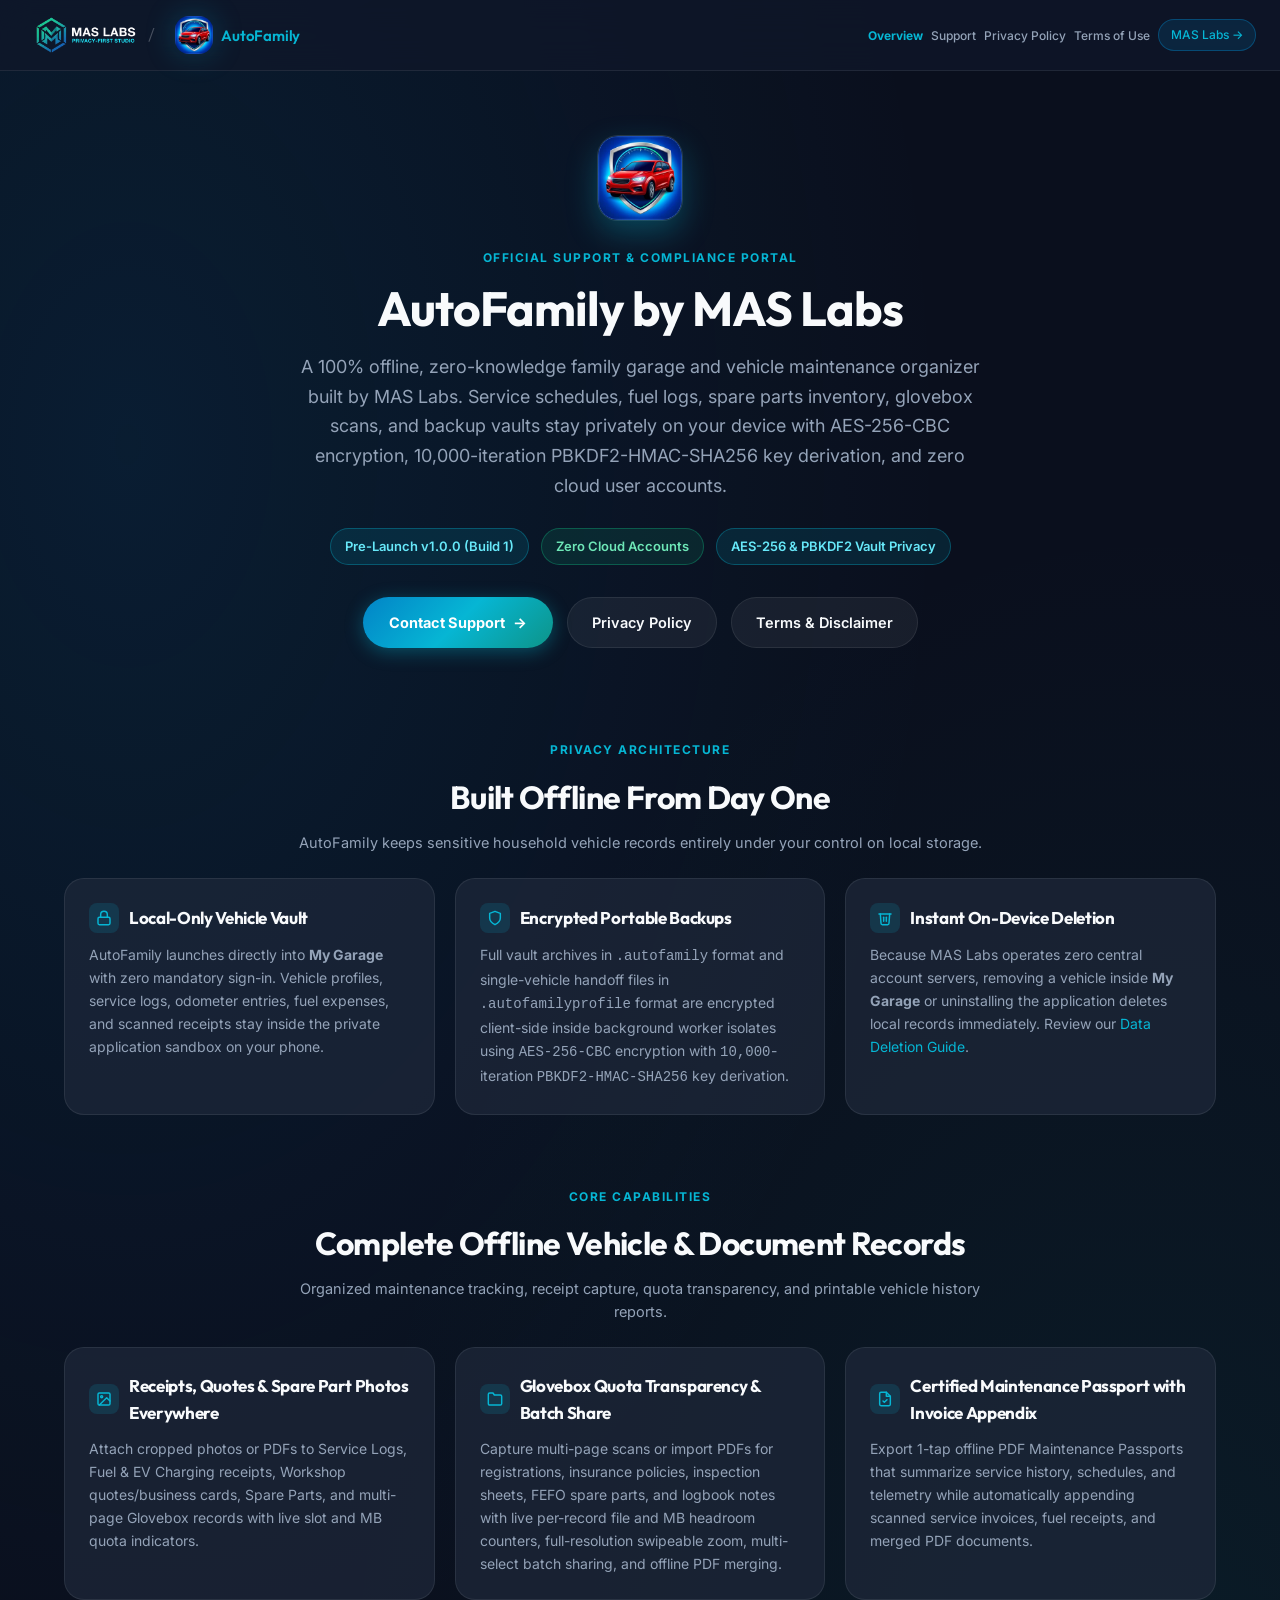
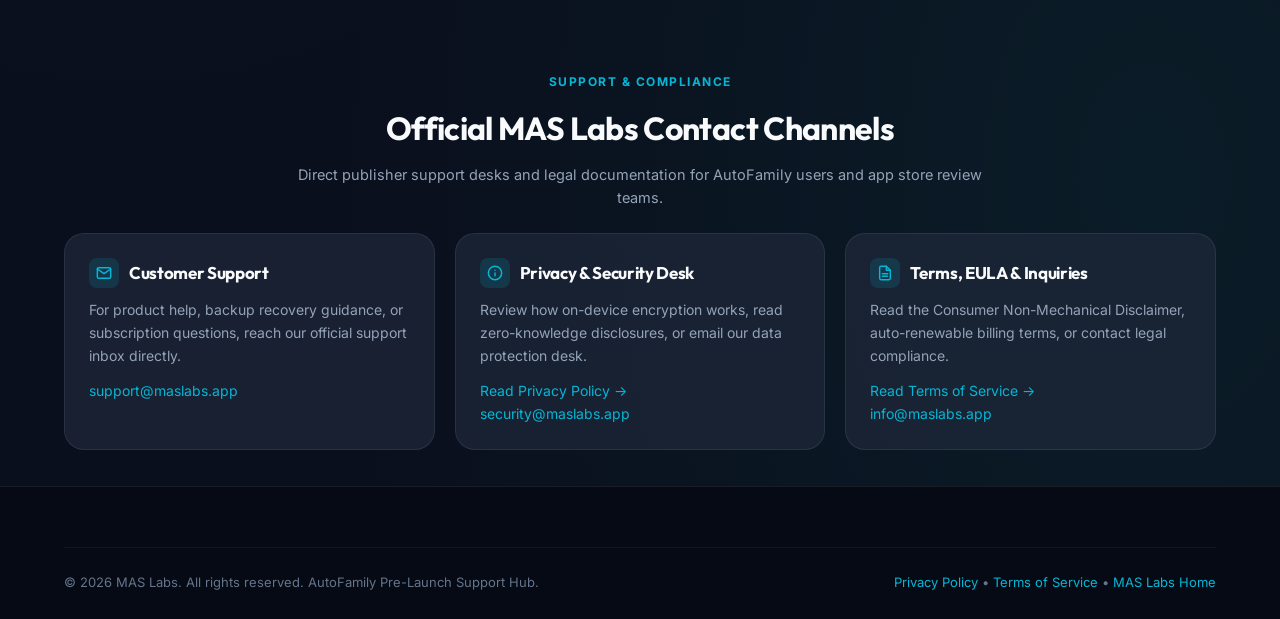
<file: autofamily/index.html>
<!DOCTYPE html>
<html lang="en">
<head>
  <meta charset="UTF-8">
  <meta name="viewport" content="width=device-width, initial-scale=1.0">
  <title>AutoFamily by MAS Labs | Official Support &amp; Pre-Launch Compliance Hub</title>
  <meta name="description" content="Official MAS Labs pre-launch support, privacy policy, data deletion guidance, and legal compliance portal for AutoFamily, our 100% offline encrypted vehicle maintenance and family records vault.">
  <meta name="robots" content="noindex, nofollow">
  <link rel="canonical" href="https://maslabs.app/autofamily/">

  <!-- Open Graph / Social Sharing -->
  <meta property="og:type" content="website">
  <meta property="og:site_name" content="MAS Labs">
  <meta property="og:title" content="AutoFamily by MAS Labs | Official Support &amp; Compliance Hub">
  <meta property="og:description" content="100% offline encrypted vehicle maintenance, service logs, and family document organizer by MAS Labs. Zero cloud accounts and zero ad trackers.">
  <meta property="og:url" content="https://maslabs.app/autofamily/">
  <meta property="og:image" content="https://maslabs.app/autofamily/assets/og-banner.png?v=2">
  <meta property="og:image:width" content="1200">
  <meta property="og:image:height" content="630">
  <meta property="og:image:alt" content="AutoFamily Offline Encrypted Vehicle Vault by MAS Labs">
  <meta property="og:locale" content="en_US">

  <!-- X / Twitter Card Meta Tags -->
  <meta name="twitter:card" content="summary_large_image">
  <meta name="twitter:title" content="AutoFamily by MAS Labs | Official Support &amp; Compliance Hub">
  <meta name="twitter:description" content="100% offline encrypted vehicle maintenance, service logs, and family document organizer by MAS Labs.">
  <meta name="twitter:image" content="https://maslabs.app/autofamily/assets/og-banner.png?v=2">

  <!-- Favicons & App Icons -->
  <link rel="icon" type="image/png" sizes="32x32" href="/autofamily/assets/favicon-32x32.png?v=2">
  <link rel="icon" type="image/png" sizes="16x16" href="/autofamily/assets/favicon-16x16.png?v=2">
  <link rel="apple-touch-icon" sizes="180x180" href="/autofamily/assets/apple-touch-icon.png?v=2">

  <link rel="preconnect" href="https://fonts.googleapis.com">
  <link rel="preconnect" href="https://fonts.gstatic.com" crossorigin>
  <link href="https://fonts.googleapis.com/css2?family=Inter:wght@300;400;500;600;700&family=Outfit:wght@500;600;700;800&display=swap" rel="stylesheet">

  <link rel="stylesheet" href="/styles.css?v=276.1">
  <link rel="stylesheet" href="/autofamily/autofamily.css?v=2">
</head>
<body>

  <!-- Navigation Bar -->
  <header class="navbar">
    <div class="container nav-container">
      <a href="/autofamily/" class="logo" aria-label="MAS Labs / AutoFamily Home">
        <picture class="brand-picture">
          <source srcset="/assets/branding/mas_labs_horizontal_lockup_nav.webp?v=276.1" type="image/webp">
          <img src="/assets/branding/mas_labs_horizontal_lockup_nav.png?v=276.1" alt="MAS Labs - Privacy-First Studio" class="nav-brand-lockup" width="111" height="40" decoding="async">
        </picture>
        <span class="nav-brand-divider">/</span>
        <span class="nav-product-group">
          <picture class="brand-picture">
            <source srcset="/autofamily/assets/autofamily-icon-nav.webp?v=2" type="image/webp">
            <img src="/autofamily/assets/autofamily-icon-nav.png?v=2" alt="AutoFamily App Icon" class="nav-app-icon" width="28" height="28" decoding="async">
          </picture>
          <span class="nav-product-tag">AutoFamily</span>
        </span>
      </a>

      <ul class="nav-links">
        <li><a href="/autofamily/" style="color: var(--primary-cyan); font-weight: 700;">Overview</a></li>
        <li><a href="/autofamily/#support">Support</a></li>
        <li><a href="/autofamily/privacy.html">Privacy Policy</a></li>
        <li><a href="/autofamily/terms.html">Terms of Use</a></li>
        <li><a href="/" class="btn-nav">MAS Labs &rarr;</a></li>
      </ul>

      <button class="mobile-menu-btn" aria-label="Toggle navigation menu" aria-expanded="false">&#9776;</button>
    </div>
  </header>

  <main class="container">
    <!-- Hero Overview Section -->
    <section class="af-hero">
      <div class="af-hero-icon-wrap">
        <picture>
          <source srcset="/autofamily/assets/autofamily-icon-hero.webp?v=2" type="image/webp">
          <img src="/autofamily/assets/autofamily-icon-hero.png?v=2" alt="AutoFamily by MAS Labs" class="af-hero-icon" width="84" height="84" decoding="async">
        </picture>
      </div>

      <span class="section-tag">Official Support &amp; Compliance Portal</span>
      <h1 class="af-hero-title">AutoFamily by MAS Labs</h1>
      <p class="af-hero-subtitle">
        A 100% offline, zero-knowledge family garage and vehicle maintenance organizer built by MAS Labs. Service schedules, fuel logs, spare parts inventory, glovebox scans, and backup vaults stay privately on your device with AES-256-CBC encryption, 10,000-iteration PBKDF2-HMAC-SHA256 key derivation, and zero cloud user accounts.
      </p>

      <div class="af-status-row">
        <span class="af-pill" id="afVersionBadge">Pre-Launch v1.0.0 (Build 1)</span>
        <span class="af-pill af-pill-emerald">Zero Cloud Accounts</span>
        <span class="af-pill">AES-256 &amp; PBKDF2 Vault Privacy</span>
      </div>

      <div class="af-cta-row">
        <a href="mailto:support@maslabs.app?subject=AutoFamily%20Support" class="af-btn-primary">
          <span>Contact Support</span> &rarr;
        </a>
        <a href="/autofamily/privacy.html" class="af-btn-secondary">
          <span>Privacy Policy</span>
        </a>
        <a href="/autofamily/terms.html" class="af-btn-secondary">
          <span>Terms &amp; Disclaimer</span>
        </a>
      </div>
    </section>

    <!-- Architecture & Privacy Principles -->
    <section class="af-section" aria-labelledby="architecture-heading">
      <div class="af-section-header">
        <span class="section-tag">Privacy Architecture</span>
        <h2 id="architecture-heading">Built Offline From Day One</h2>
        <p>AutoFamily keeps sensitive household vehicle records entirely under your control on local storage.</p>
      </div>

      <div class="af-grid">
        <article class="af-card">
          <h3>
            <span class="af-icon-badge" aria-hidden="true">
              <svg width="16" height="16" viewBox="0 0 24 24" fill="none" stroke="currentColor" stroke-width="2.2" stroke-linecap="round" stroke-linejoin="round"><rect x="3" y="11" width="18" height="11" rx="2"/><path d="M7 11V7a5 5 0 0 1 10 0v4"/></svg>
            </span>
            <span>Local-Only Vehicle Vault</span>
          </h3>
          <p>AutoFamily launches directly into <strong>My Garage</strong> with zero mandatory sign-in. Vehicle profiles, service logs, odometer entries, fuel expenses, and scanned receipts stay inside the private application sandbox on your phone.</p>
        </article>

        <article class="af-card">
          <h3>
            <span class="af-icon-badge" aria-hidden="true">
              <svg width="16" height="16" viewBox="0 0 24 24" fill="none" stroke="currentColor" stroke-width="2.2" stroke-linecap="round" stroke-linejoin="round"><path d="M12 22s8-4 8-10V5l-8-3-8 3v7c0 6 8 10 8 10z"/></svg>
            </span>
            <span>Encrypted Portable Backups</span>
          </h3>
          <p>Full vault archives in <code>.autofamily</code> format and single-vehicle handoff files in <code>.autofamilyprofile</code> format are encrypted client-side inside background worker isolates using <code>AES-256-CBC</code> encryption with <code>10,000</code>-iteration <code>PBKDF2-HMAC-SHA256</code> key derivation.</p>
        </article>

        <article class="af-card">
          <h3>
            <span class="af-icon-badge" aria-hidden="true">
              <svg width="16" height="16" viewBox="0 0 24 24" fill="none" stroke="currentColor" stroke-width="2.2" stroke-linecap="round" stroke-linejoin="round"><polyline points="3 6 5 6 21 6"/><path d="M19 6l-1 14a2 2 0 0 1-2 2H8a2 2 0 0 1-2-2L5 6"/><path d="M10 11v6"/><path d="M14 11v6"/></svg>
            </span>
            <span>Instant On-Device Deletion</span>
          </h3>
          <p>Because MAS Labs operates zero central account servers, removing a vehicle inside <strong>My Garage</strong> or uninstalling the application deletes local records immediately. Review our <a href="/autofamily/privacy.html#data-deletion">Data Deletion Guide</a>.</p>
        </article>
      </div>
    </section>

    <!-- Shipped Attachment, Glovebox & Maintenance Passport Capabilities -->
    <section id="capabilities" class="af-section" aria-labelledby="capabilities-heading">
      <div class="af-section-header">
        <span class="section-tag">Core Capabilities</span>
        <h2 id="capabilities-heading">Complete Offline Vehicle &amp; Document Records</h2>
        <p>Organized maintenance tracking, receipt capture, quota transparency, and printable vehicle history reports.</p>
      </div>

      <div class="af-grid">
        <article class="af-card">
          <h3>
            <span class="af-icon-badge" aria-hidden="true">
              <svg width="16" height="16" viewBox="0 0 24 24" fill="none" stroke="currentColor" stroke-width="2.2" stroke-linecap="round" stroke-linejoin="round"><rect x="3" y="3" width="18" height="18" rx="2"/><circle cx="8.5" cy="8.5" r="1.5"/><polyline points="21 15 16 10 5 21"/></svg>
            </span>
            <span>Receipts, Quotes &amp; Spare Part Photos Everywhere</span>
          </h3>
          <p>Attach cropped photos or PDFs to Service Logs, Fuel &amp; EV Charging receipts, Workshop quotes/business cards, Spare Parts, and multi-page Glovebox records with live slot and MB quota indicators.</p>
        </article>

        <article class="af-card">
          <h3>
            <span class="af-icon-badge" aria-hidden="true">
              <svg width="16" height="16" viewBox="0 0 24 24" fill="none" stroke="currentColor" stroke-width="2.2" stroke-linecap="round" stroke-linejoin="round"><path d="M22 19a2 2 0 0 1-2 2H4a2 2 0 0 1-2-2V5a2 2 0 0 1 2-2h5l2 3h9a2 2 0 0 1 2 2z"/></svg>
            </span>
            <span>Glovebox Quota Transparency &amp; Batch Share</span>
          </h3>
          <p>Capture multi-page scans or import PDFs for registrations, insurance policies, inspection sheets, FEFO spare parts, and logbook notes with live per-record file and MB headroom counters, full-resolution swipeable zoom, multi-select batch sharing, and offline PDF merging.</p>
        </article>

        <article class="af-card">
          <h3>
            <span class="af-icon-badge" aria-hidden="true">
              <svg width="16" height="16" viewBox="0 0 24 24" fill="none" stroke="currentColor" stroke-width="2.2" stroke-linecap="round" stroke-linejoin="round"><path d="M14 2H6a2 2 0 0 0-2 2v16a2 2 0 0 0 2 2h12a2 2 0 0 0 2-2V8z"/><polyline points="14 2 14 8 20 8"/><polyline points="9 15 11 17 15 13"/></svg>
            </span>
            <span>Certified Maintenance Passport with Invoice Appendix</span>
          </h3>
          <p>Export 1-tap offline PDF Maintenance Passports that summarize service history, schedules, and telemetry while automatically appending scanned service invoices, fuel receipts, and merged PDF documents.</p>
        </article>
      </div>
    </section>

    <!-- Official Support & Legal Compliance Hub -->
    <section id="support" class="af-section" aria-labelledby="support-heading">
      <div class="af-section-header">
        <span class="section-tag">Support &amp; Compliance</span>
        <h2 id="support-heading">Official MAS Labs Contact Channels</h2>
        <p>Direct publisher support desks and legal documentation for AutoFamily users and app store review teams.</p>
      </div>

      <div class="af-grid">
        <article class="af-card">
          <h3>
            <span class="af-icon-badge" aria-hidden="true">
              <svg width="16" height="16" viewBox="0 0 24 24" fill="none" stroke="currentColor" stroke-width="2.2" stroke-linecap="round" stroke-linejoin="round"><path d="M4 4h16c1.1 0 2 .9 2 2v12c0 1.1-.9 2-2 2H4c-1.1 0-2-.9-2-2V6c0-1.1.9-2 2-2z"/><polyline points="22,6 12,13 2,6"/></svg>
            </span>
            <span>Customer Support</span>
          </h3>
          <p>For product help, backup recovery guidance, or subscription questions, reach our official support inbox directly.</p>
          <p><a href="mailto:support@maslabs.app?subject=AutoFamily%20Support">support@maslabs.app</a></p>
        </article>

        <article class="af-card">
          <h3>
            <span class="af-icon-badge" aria-hidden="true">
              <svg width="16" height="16" viewBox="0 0 24 24" fill="none" stroke="currentColor" stroke-width="2.2" stroke-linecap="round" stroke-linejoin="round"><circle cx="12" cy="12" r="10"/><line x1="12" y1="16" x2="12" y2="12"/><line x1="12" y1="8" x2="12.01" y2="8"/></svg>
            </span>
            <span>Privacy &amp; Security Desk</span>
          </h3>
          <p>Review how on-device encryption works, read zero-knowledge disclosures, or email our data protection desk.</p>
          <p><a href="/autofamily/privacy.html">Read Privacy Policy &rarr;</a><br><a href="mailto:security@maslabs.app?subject=AutoFamily%20Security">security@maslabs.app</a></p>
        </article>

        <article class="af-card">
          <h3>
            <span class="af-icon-badge" aria-hidden="true">
              <svg width="16" height="16" viewBox="0 0 24 24" fill="none" stroke="currentColor" stroke-width="2.2" stroke-linecap="round" stroke-linejoin="round"><path d="M14 2H6a2 2 0 0 0-2 2v16a2 2 0 0 0 2 2h12a2 2 0 0 0 2-2V8z"/><polyline points="14 2 14 8 20 8"/><line x1="16" y1="13" x2="8" y2="13"/><line x1="16" y1="17" x2="8" y2="17"/></svg>
            </span>
            <span>Terms, EULA &amp; Inquiries</span>
          </h3>
          <p>Read the Consumer Non-Mechanical Disclaimer, auto-renewable billing terms, or contact legal compliance.</p>
          <p><a href="/autofamily/terms.html">Read Terms of Service &rarr;</a><br><a href="mailto:info@maslabs.app?subject=AutoFamily%20Inquiry">info@maslabs.app</a></p>
        </article>
      </div>
    </section>
  </main>

  <!-- Footer -->
  <footer class="footer">
    <div class="container">
      <div class="footer-bottom">
        <div>&copy; 2026 MAS Labs. All rights reserved. AutoFamily Pre-Launch Support Hub.</div>
        <div>
          <a href="/autofamily/privacy.html">Privacy Policy</a> &bull;
          <a href="/autofamily/terms.html">Terms of Service</a> &bull;
          <a href="/">MAS Labs Home</a>
        </div>
      </div>
    </div>
  </footer>

  <script src="/autofamily/autofamily.js?v=2" defer></script>
</body>
</html>
</file>
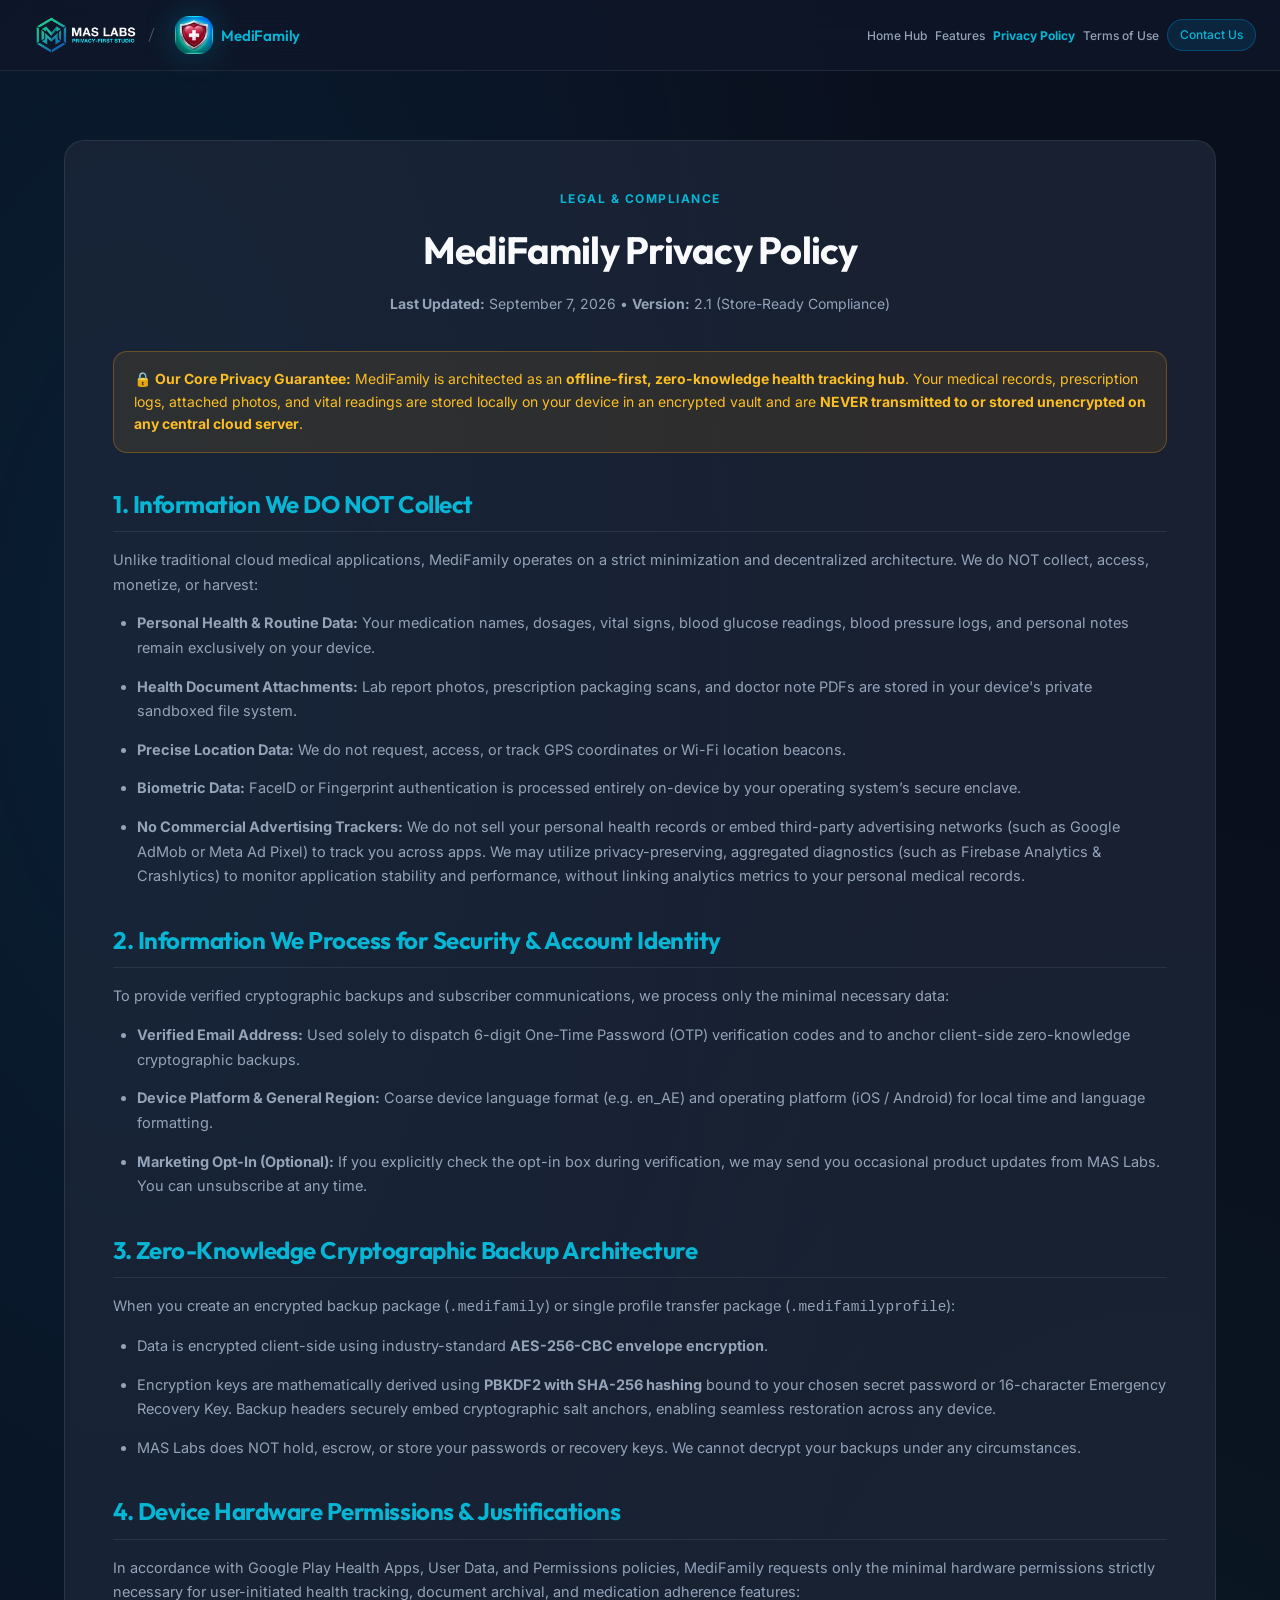
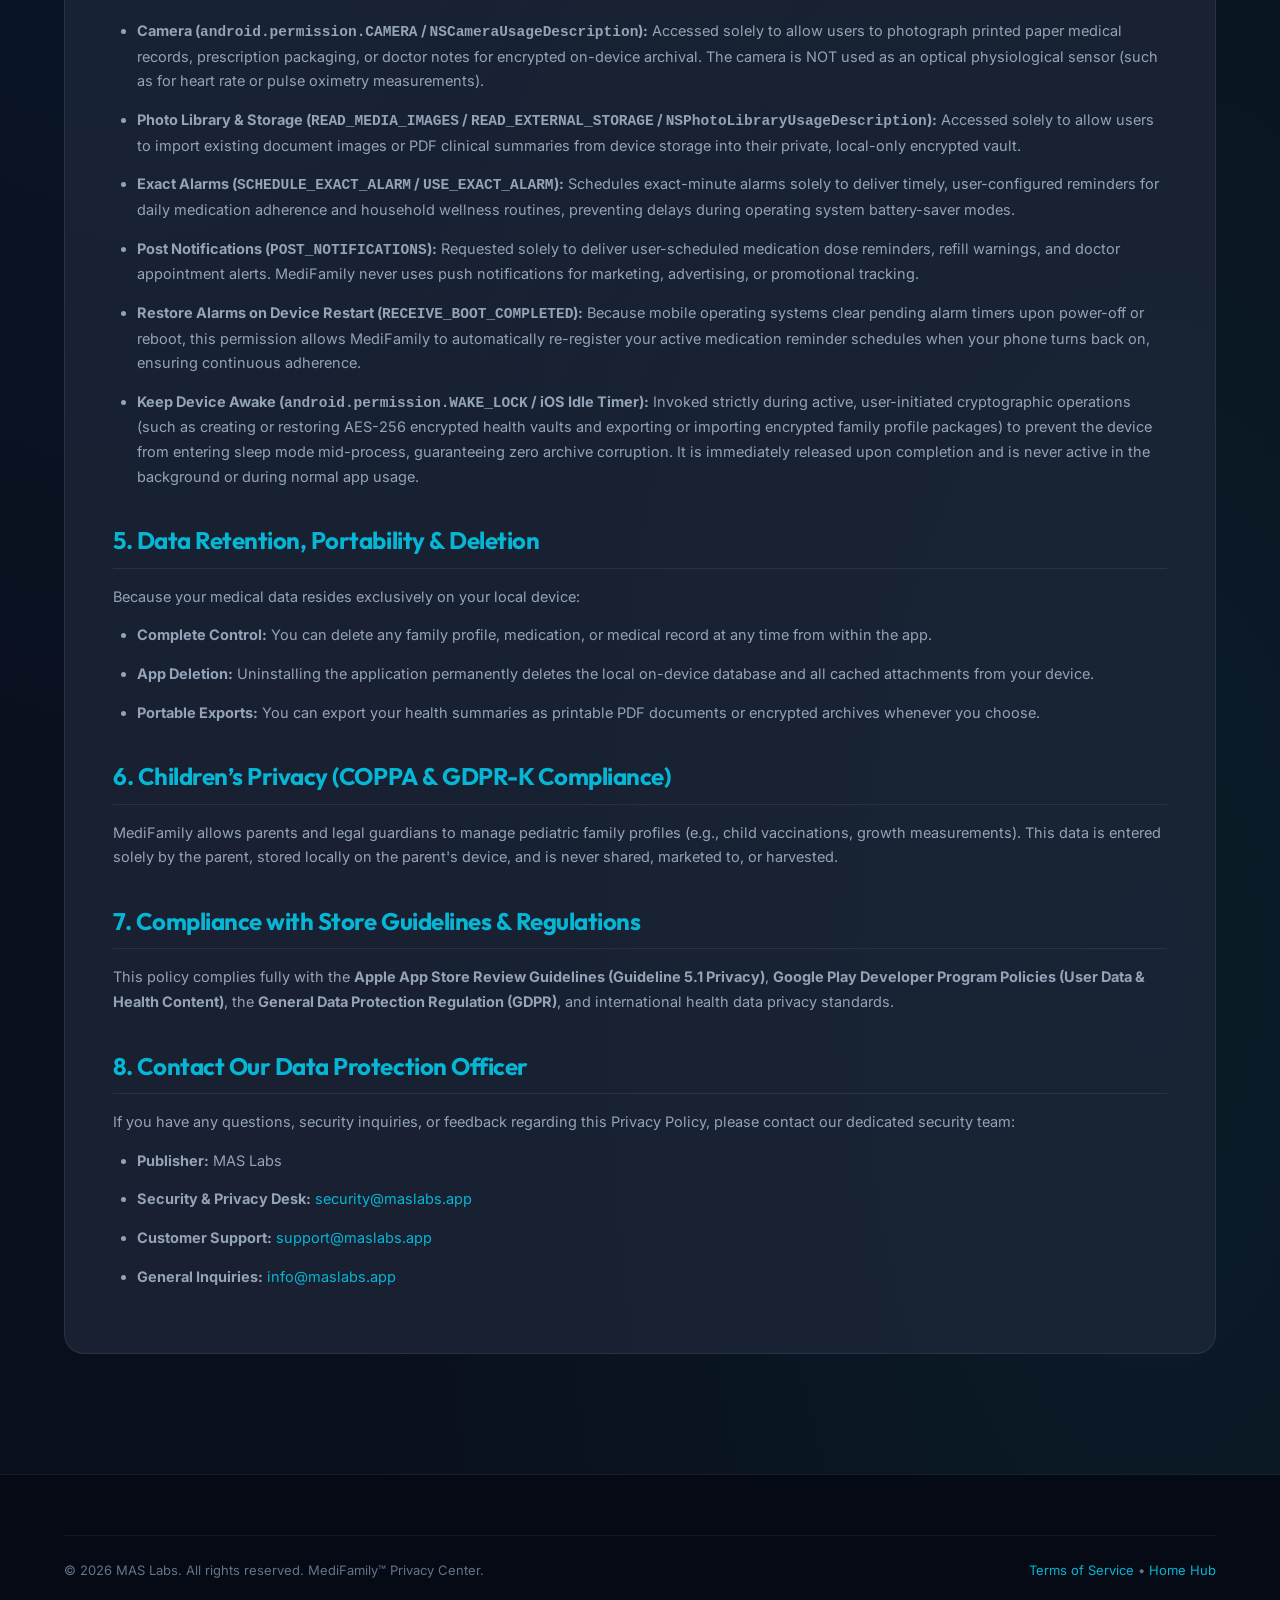
<file: privacy.html>
<!DOCTYPE html>
<html lang="en">
<head>
  <meta charset="UTF-8">
  <meta name="viewport" content="width=device-width, initial-scale=1.0">
  <title>Privacy Policy — MediFamily & MAS Labs</title>
  <meta name="description" content="MediFamily Privacy Policy. Zero-Knowledge, on-device encrypted family health management. We do not collect, sell, or track your personal medical records.">
  <meta name="robots" content="index, follow">
  <link rel="canonical" href="https://maslabs.app/privacy.html">
  <link rel="alternate" hreflang="en" href="https://maslabs.app/privacy.html">
  <link rel="alternate" hreflang="x-default" href="https://maslabs.app/privacy.html">
  <meta name="apple-itunes-app" content="app-id=6810080893, app-argument=https://maslabs.app/privacy.html">

  <!-- Open Graph / Social Sharing -->
  <meta property="og:type" content="website">
  <meta property="og:site_name" content="MAS Labs">
  <meta property="og:title" content="MediFamily Privacy Policy — MAS Labs">
  <meta property="og:description" content="MediFamily Privacy Policy. Zero-Knowledge, on-device encrypted family health management. We do not collect, sell, or track your personal medical records.">
  <meta property="og:url" content="https://maslabs.app/privacy.html">
  <meta property="og:image" content="https://maslabs.app/assets/og-banner.png">
  <meta property="og:image:width" content="1200">
  <meta property="og:image:height" content="630">
  <meta property="og:image:alt" content="MediFamily Zero-Knowledge Privacy Architecture by MAS Labs">
  <meta property="og:locale" content="en_US">

  <!-- X / Twitter Card Meta Tags -->
  <meta name="twitter:card" content="summary_large_image">
  <meta name="twitter:title" content="MediFamily Privacy Policy — MAS Labs">
  <meta name="twitter:description" content="MediFamily Privacy Policy. Zero-Knowledge, on-device encrypted family health management. We do not collect, sell, or track your personal medical records.">
  <meta name="twitter:image" content="https://maslabs.app/assets/og-banner.png">
  <meta name="twitter:image:alt" content="MediFamily Zero-Knowledge Privacy Architecture by MAS Labs">

  <!-- Favicons & App Icons -->
  <link rel="icon" type="image/svg+xml" href="/favicon.svg">
  <link rel="icon" type="image/png" sizes="32x32" href="/favicon-32x32.png">
  <link rel="icon" type="image/png" sizes="16x16" href="/favicon-16x16.png">
  <link rel="apple-touch-icon" sizes="180x180" href="/apple-touch-icon.png">
  <link rel="shortcut icon" href="/favicon.ico">
  
  <link rel="preconnect" href="https://fonts.googleapis.com">
  <link rel="preconnect" href="https://fonts.gstatic.com" crossorigin>
  <link href="https://fonts.googleapis.com/css2?family=Inter:wght@300;400;500;600;700&family=Outfit:wght@500;600;700;800&display=swap" rel="stylesheet">
  
  <link rel="stylesheet" href="/styles.css?v=276.2">

  <!-- Schema.org Structured Data (@graph: BreadcrumbList + WebPage) -->
  <script type="application/ld+json">
  {
    "@context": "https://schema.org",
    "@graph": [
      {
        "@type": "BreadcrumbList",
        "itemListElement": [
          {
            "@type": "ListItem",
            "position": 1,
            "name": "Home",
            "item": "https://maslabs.app/"
          },
          {
            "@type": "ListItem",
            "position": 2,
            "name": "Privacy Policy",
            "item": "https://maslabs.app/privacy.html"
          }
        ]
      },
      {
        "@type": "WebPage",
        "@id": "https://maslabs.app/privacy.html#webpage",
        "url": "https://maslabs.app/privacy.html",
        "name": "MediFamily Privacy Policy",
        "description": "MediFamily Privacy Policy. Zero-Knowledge, on-device encrypted family health management. We do not collect, sell, or track your personal medical records.",
        "isPartOf": {
          "@id": "https://maslabs.app/#website"
        },
        "publisher": {
          "@id": "https://maslabs.app/#organization"
        }
      }
    ]
  }
  </script>
</head>
<body>

  <!-- Navigation Bar -->
  <header class="navbar">
    <div class="container nav-container">
      <a href="/" class="logo" aria-label="MAS Labs / MediFamily Home">
        <picture class="brand-picture">
          <source srcset="/assets/branding/mas_labs_horizontal_lockup_nav.webp?v=276.1" type="image/webp">
          <img src="/assets/branding/mas_labs_horizontal_lockup_nav.png?v=276.1" alt="MAS Labs - Privacy-First Studio" class="nav-brand-lockup" width="111" height="40" decoding="async">
        </picture>
        <span class="nav-brand-divider">/</span>
        <span class="nav-product-group">
          <picture class="brand-picture">
            <source srcset="/assets/medifamily-icon-nav.webp" type="image/webp">
            <img src="/assets/medifamily-icon-nav.png" alt="MediFamily App Icon" class="nav-app-icon" width="28" height="28" decoding="async">
          </picture>
          <span class="nav-product-tag">MediFamily</span>
        </span>
      </a>

      <ul class="nav-links">
        <li><a href="/">Home Hub</a></li>
        <li><a href="/#features">Features</a></li>
        <li><a href="/privacy.html" style="color: var(--primary-cyan); font-weight: 700;">Privacy Policy</a></li>
        <li><a href="/terms.html">Terms of Use</a></li>
        <li><a href="/#contact" class="btn-nav">Contact Us</a></li>
      </ul>

      <button class="mobile-menu-btn" aria-label="Toggle navigation menu" aria-expanded="false">☰</button>
    </div>
  </header>

  <main class="container" style="padding-top: 140px; padding-bottom: 80px;">
    <div class="legal-container">
      <div style="text-align: center; margin-bottom: 36px;">
        <span class="section-tag">Legal & Compliance</span>
        <h1 style="font-size: 38px; margin-bottom: 12px;">MediFamily Privacy Policy</h1>
        <p style="color: var(--text-secondary); font-size: 14px;">
          <strong>Last Updated:</strong> September 7, 2026 &bull; <strong>Version:</strong> 2.1 (Store-Ready Compliance)
        </p>
      </div>

      <div class="alert-box">
        🔒 <strong>Our Core Privacy Guarantee:</strong> MediFamily is architected as an <strong>offline-first, zero-knowledge health tracking hub</strong>. Your medical records, prescription logs, attached photos, and vital readings are stored locally on your device in an encrypted vault and are <strong>NEVER transmitted to or stored unencrypted on any central cloud server</strong>.
      </div>

      <div class="legal-content">
        <h2>1. Information We DO NOT Collect</h2>
        <p>Unlike traditional cloud medical applications, MediFamily operates on a strict minimization and decentralized architecture. We do NOT collect, access, monetize, or harvest:</p>
        <ul>
          <li><strong>Personal Health & Routine Data:</strong> Your medication names, dosages, vital signs, blood glucose readings, blood pressure logs, and personal notes remain exclusively on your device.</li>
          <li><strong>Health Document Attachments:</strong> Lab report photos, prescription packaging scans, and doctor note PDFs are stored in your device's private sandboxed file system.</li>
          <li><strong>Precise Location Data:</strong> We do not request, access, or track GPS coordinates or Wi-Fi location beacons.</li>
          <li><strong>Biometric Data:</strong> FaceID or Fingerprint authentication is processed entirely on-device by your operating system’s secure enclave.</li>
          <li><strong>No Commercial Advertising Trackers:</strong> We do not sell your personal health records or embed third-party advertising networks (such as Google AdMob or Meta Ad Pixel) to track you across apps. We may utilize privacy-preserving, aggregated diagnostics (such as Firebase Analytics & Crashlytics) to monitor application stability and performance, without linking analytics metrics to your personal medical records.</li>
        </ul>

        <h2>2. Information We Process for Security & Account Identity</h2>
        <p>To provide verified cryptographic backups and subscriber communications, we process only the minimal necessary data:</p>
        <ul>
          <li><strong>Verified Email Address:</strong> Used solely to dispatch 6-digit One-Time Password (OTP) verification codes and to anchor client-side zero-knowledge cryptographic backups.</li>
          <li><strong>Device Platform & General Region:</strong> Coarse device language format (e.g. en_AE) and operating platform (iOS / Android) for local time and language formatting.</li>
          <li><strong>Marketing Opt-In (Optional):</strong> If you explicitly check the opt-in box during verification, we may send you occasional product updates from MAS Labs. You can unsubscribe at any time.</li>
        </ul>

        <h2>3. Zero-Knowledge Cryptographic Backup Architecture</h2>
        <p>When you create an encrypted backup package (<code>.medifamily</code>) or single profile transfer package (<code>.medifamilyprofile</code>):</p>
        <ul>
          <li>Data is encrypted client-side using industry-standard <strong>AES-256-CBC envelope encryption</strong>.</li>
          <li>Encryption keys are mathematically derived using <strong>PBKDF2 with SHA-256 hashing</strong> bound to your chosen secret password or 16-character Emergency Recovery Key. Backup headers securely embed cryptographic salt anchors, enabling seamless restoration across any device.</li>
          <li>MAS Labs does NOT hold, escrow, or store your passwords or recovery keys. We cannot decrypt your backups under any circumstances.</li>
        </ul>

        <h2>4. Device Hardware Permissions & Justifications</h2>
        <p>In accordance with Google Play Health Apps, User Data, and Permissions policies, MediFamily requests only the minimal hardware permissions strictly necessary for user-initiated health tracking, document archival, and medication adherence features:</p>
        <ul>
          <li><strong>Camera (<code>android.permission.CAMERA</code> / <code>NSCameraUsageDescription</code>):</strong> Accessed solely to allow users to photograph printed paper medical records, prescription packaging, or doctor notes for encrypted on-device archival. The camera is NOT used as an optical physiological sensor (such as for heart rate or pulse oximetry measurements).</li>
          <li><strong>Photo Library & Storage (<code>READ_MEDIA_IMAGES</code> / <code>READ_EXTERNAL_STORAGE</code> / <code>NSPhotoLibraryUsageDescription</code>):</strong> Accessed solely to allow users to import existing document images or PDF clinical summaries from device storage into their private, local-only encrypted vault.</li>
          <li><strong>Exact Alarms (<code>SCHEDULE_EXACT_ALARM</code> / <code>USE_EXACT_ALARM</code>):</strong> Schedules exact-minute alarms solely to deliver timely, user-configured reminders for daily medication adherence and household wellness routines, preventing delays during operating system battery-saver modes.</li>
          <li><strong>Post Notifications (<code>POST_NOTIFICATIONS</code>):</strong> Requested solely to deliver user-scheduled medication dose reminders, refill warnings, and doctor appointment alerts. MediFamily never uses push notifications for marketing, advertising, or promotional tracking.</li>
          <li><strong>Restore Alarms on Device Restart (<code>RECEIVE_BOOT_COMPLETED</code>):</strong> Because mobile operating systems clear pending alarm timers upon power-off or reboot, this permission allows MediFamily to automatically re-register your active medication reminder schedules when your phone turns back on, ensuring continuous adherence.</li>
          <li><strong>Keep Device Awake (<code>android.permission.WAKE_LOCK</code> / iOS Idle Timer):</strong> Invoked strictly during active, user-initiated cryptographic operations (such as creating or restoring AES-256 encrypted health vaults and exporting or importing encrypted family profile packages) to prevent the device from entering sleep mode mid-process, guaranteeing zero archive corruption. It is immediately released upon completion and is never active in the background or during normal app usage.</li>
        </ul>

        <h2>5. Data Retention, Portability & Deletion</h2>
        <p>Because your medical data resides exclusively on your local device:</p>
        <ul>
          <li><strong>Complete Control:</strong> You can delete any family profile, medication, or medical record at any time from within the app.</li>
          <li><strong>App Deletion:</strong> Uninstalling the application permanently deletes the local on-device database and all cached attachments from your device.</li>
          <li><strong>Portable Exports:</strong> You can export your health summaries as printable PDF documents or encrypted archives whenever you choose.</li>
        </ul>

        <h2>6. Children’s Privacy (COPPA & GDPR-K Compliance)</h2>
        <p>
          MediFamily allows parents and legal guardians to manage pediatric family profiles (e.g., child vaccinations, growth measurements). This data is entered solely by the parent, stored locally on the parent's device, and is never shared, marketed to, or harvested.
        </p>

        <h2>7. Compliance with Store Guidelines & Regulations</h2>
        <p>
          This policy complies fully with the <strong>Apple App Store Review Guidelines (Guideline 5.1 Privacy)</strong>, <strong>Google Play Developer Program Policies (User Data & Health Content)</strong>, the <strong>General Data Protection Regulation (GDPR)</strong>, and international health data privacy standards.
        </p>

        <h2>8. Contact Our Data Protection Officer</h2>
        <p>If you have any questions, security inquiries, or feedback regarding this Privacy Policy, please contact our dedicated security team:</p>
        <ul>
          <li><strong>Publisher:</strong> MAS Labs</li>
          <li><strong>Security & Privacy Desk:</strong> <a href="mailto:security@maslabs.app">security@maslabs.app</a></li>
          <li><strong>Customer Support:</strong> <a href="mailto:support@maslabs.app">support@maslabs.app</a></li>
          <li><strong>General Inquiries:</strong> <a href="mailto:info@maslabs.app">info@maslabs.app</a></li>
        </ul>
      </div>
    </div>
  </main>

  <!-- Footer -->
  <footer class="footer">
    <div class="container">
      <div class="footer-bottom">
        <div>&copy; 2026 MAS Labs. All rights reserved. MediFamily™ Privacy Center.</div>
        <div><a href="/terms.html">Terms of Service</a> &bull; <a href="/">Home Hub</a></div>
      </div>
    </div>
  </footer>

  <script src="/script.js?v=276.2" defer></script>
</body>
</html>
</file>
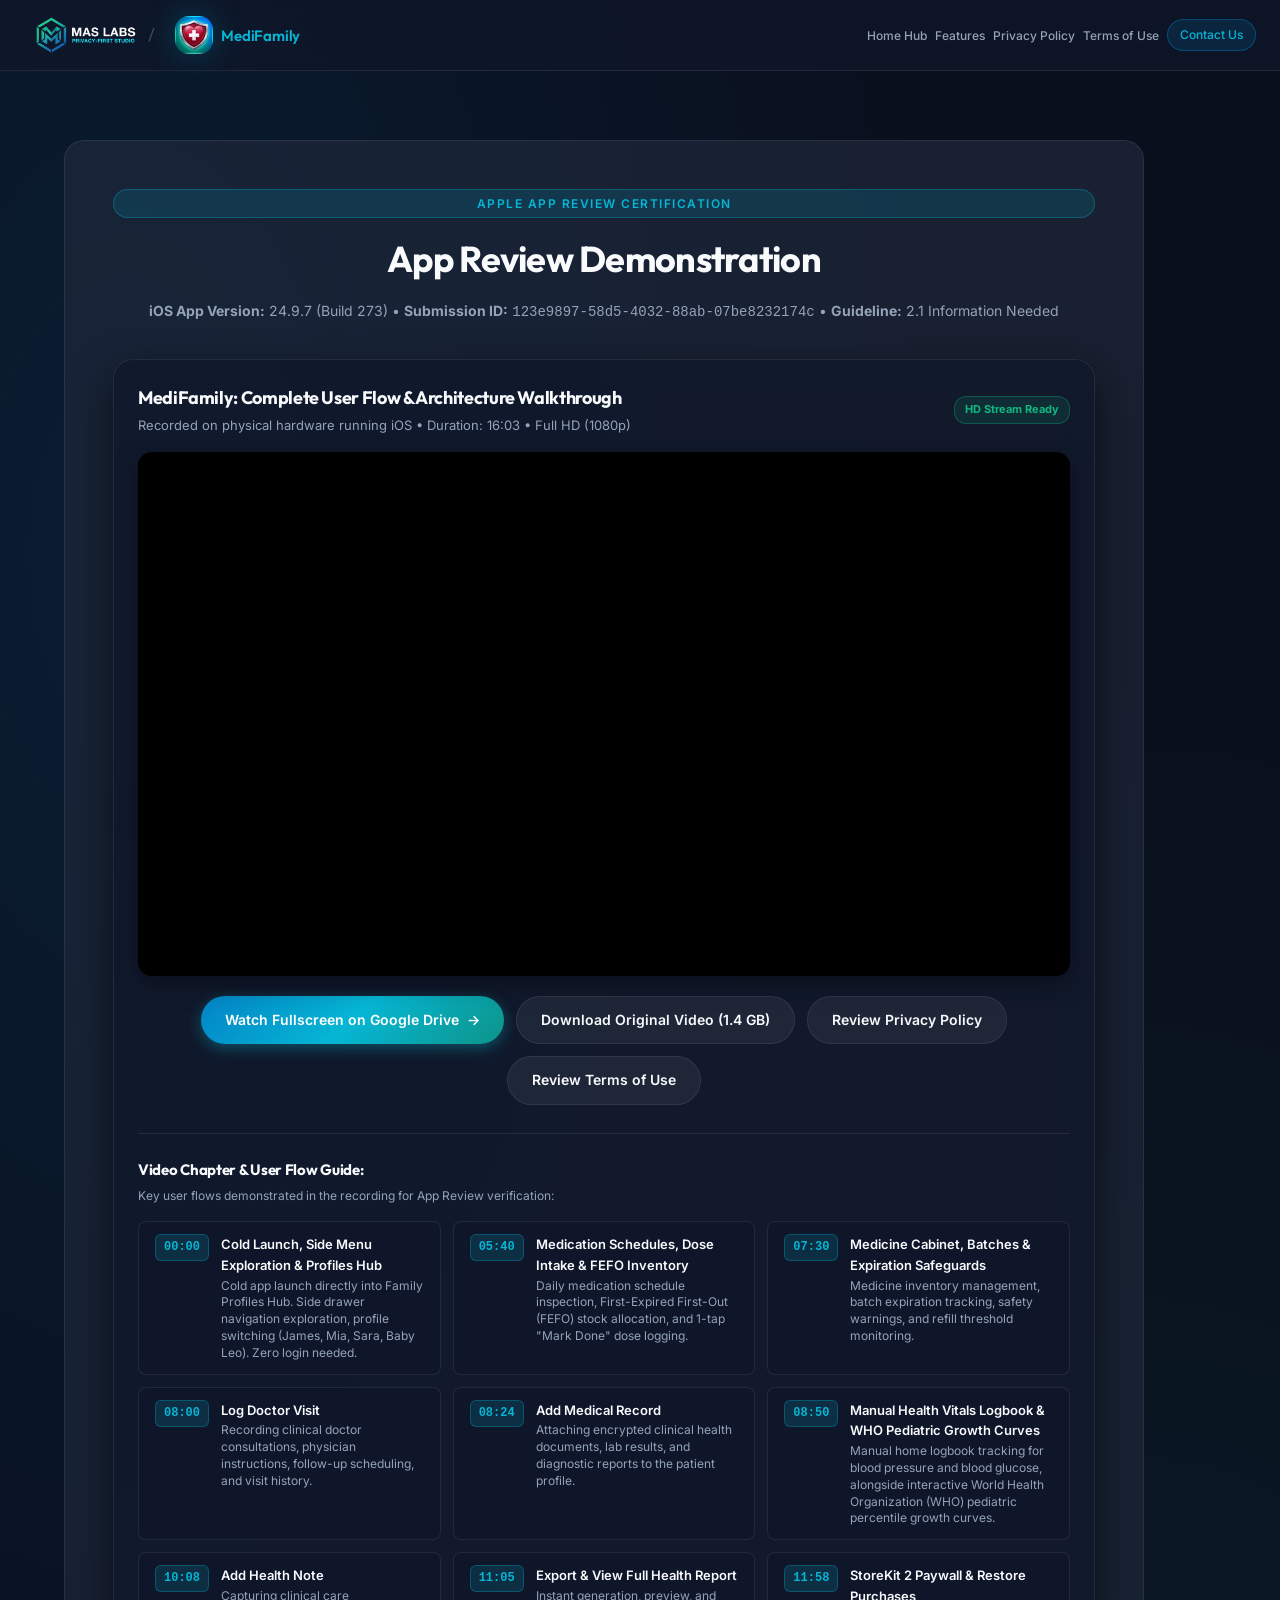
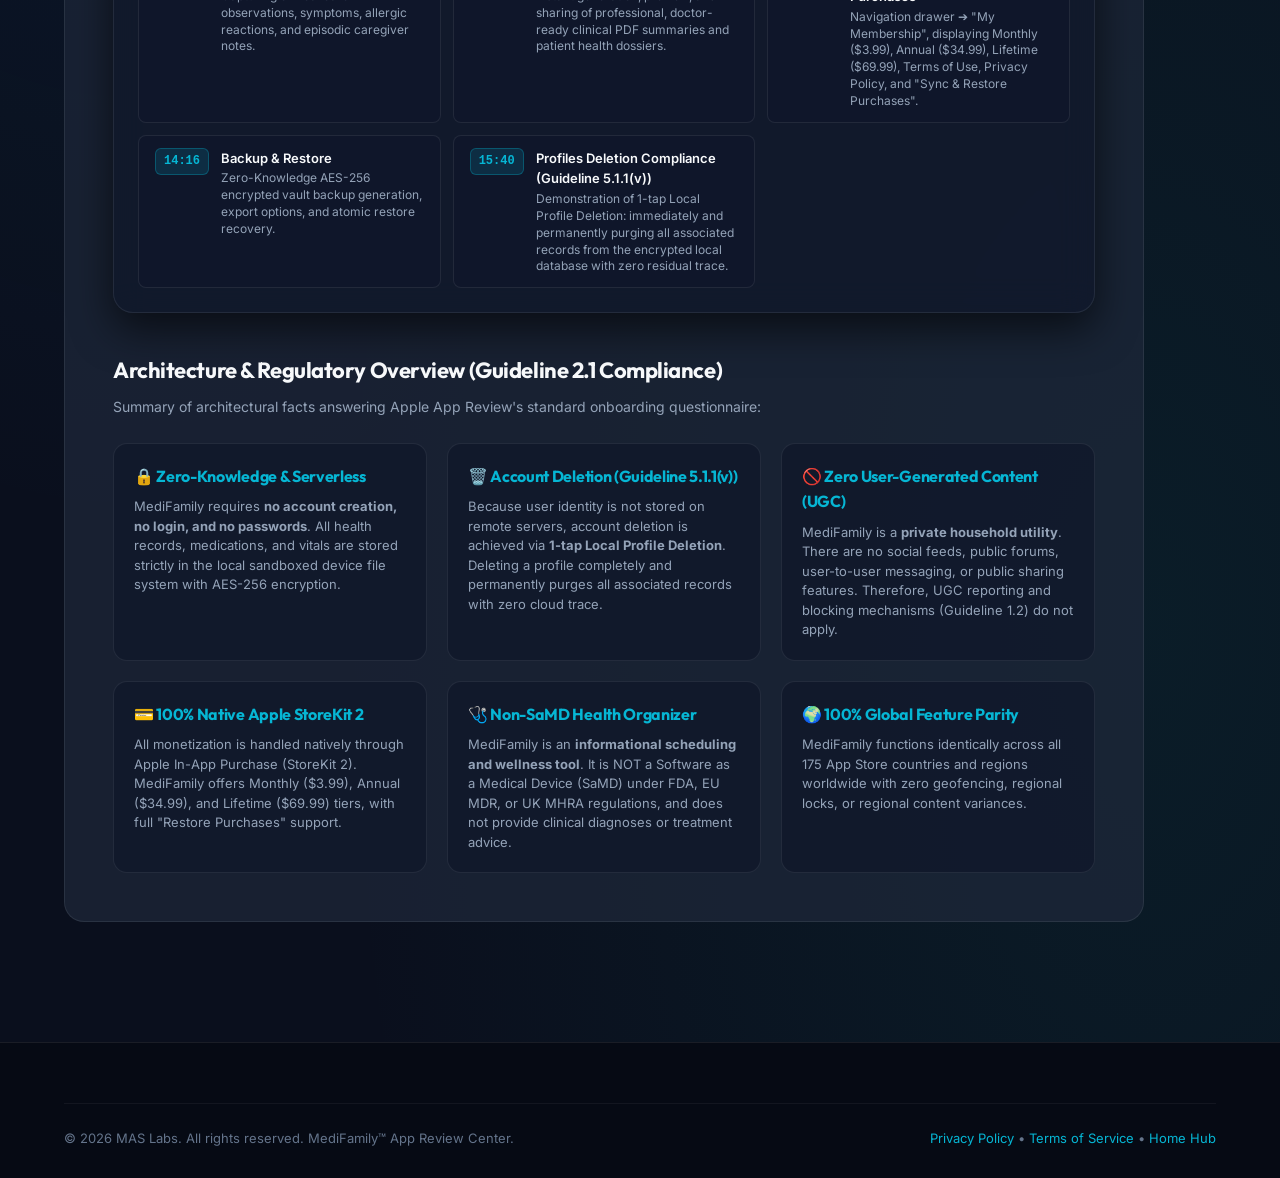
<file: review-demo.html>
<!DOCTYPE html>
<html lang="en">
<head>
  <meta charset="UTF-8">
  <meta name="viewport" content="width=device-width, initial-scale=1.0">
  <title>App Review Demonstration — MediFamily & MAS Labs</title>
  <meta name="description" content="Official App Review demonstration video and compliance reference for MediFamily: Health Organizer by MAS Labs.">
  <meta name="robots" content="noindex, nofollow">
  <!-- Favicons & App Icons -->
  <link rel="icon" type="image/svg+xml" href="/favicon.svg">
  <link rel="icon" type="image/png" sizes="32x32" href="/favicon-32x32.png">
  <link rel="icon" type="image/png" sizes="16x16" href="/favicon-16x16.png">
  <link rel="apple-touch-icon" sizes="180x180" href="/apple-touch-icon.png">
  <link rel="shortcut icon" href="/favicon.ico">
  
  <link rel="preconnect" href="https://fonts.googleapis.com">
  <link rel="preconnect" href="https://fonts.gstatic.com" crossorigin>
  <link href="https://fonts.googleapis.com/css2?family=Inter:wght@300;400;500;600;700&family=Outfit:wght@500;600;700;800&display=swap" rel="stylesheet">
  
  <link rel="stylesheet" href="/styles.css?v=276.2">
  <style>
    .video-card {
      background: var(--bg-glass);
      border: 1px solid var(--border-glass);
      border-radius: var(--radius-lg);
      padding: 24px;
      box-shadow: var(--shadow-lg);
      margin-bottom: 36px;
      backdrop-filter: blur(16px);
      -webkit-backdrop-filter: blur(16px);
    }
    .video-responsive-wrapper {
      position: relative;
      padding-bottom: 56.25%; /* 16:9 Aspect Ratio */
      height: 0;
      overflow: hidden;
      border-radius: var(--radius-md);
      background: #000;
      box-shadow: var(--shadow-md);
    }
    .video-responsive-wrapper iframe {
      position: absolute;
      top: 0;
      left: 0;
      width: 100%;
      height: 100%;
      border: 0;
    }
    .action-button-grid {
      display: flex;
      flex-wrap: wrap;
      gap: 12px;
      margin-top: 20px;
      justify-content: center;
    }
    .btn-action-primary {
      display: inline-flex;
      align-items: center;
      gap: 8px;
      padding: 12px 24px;
      border-radius: var(--radius-full);
      background: var(--gradient-hero);
      color: #fff;
      font-weight: 600;
      font-size: 14px;
      text-decoration: none;
      transition: var(--transition);
      box-shadow: 0 4px 14px rgba(6, 182, 212, 0.35);
    }
    .btn-action-primary:hover {
      transform: translateY(-2px);
      box-shadow: 0 6px 20px rgba(6, 182, 212, 0.5);
    }
    .btn-action-secondary {
      display: inline-flex;
      align-items: center;
      gap: 8px;
      padding: 12px 24px;
      border-radius: var(--radius-full);
      background: rgba(255, 255, 255, 0.06);
      border: 1px solid var(--border-glass);
      color: var(--text-primary);
      font-weight: 600;
      font-size: 14px;
      text-decoration: none;
      transition: var(--transition);
    }
    .btn-action-secondary:hover {
      background: rgba(255, 255, 255, 0.12);
      border-color: var(--border-hover);
      transform: translateY(-2px);
    }
    .chapter-timeline {
      margin-top: 28px;
      border-top: 1px solid var(--border-glass);
      padding-top: 24px;
    }
    .chapter-list {
      display: grid;
      grid-template-columns: repeat(auto-fit, minmax(280px, 1fr));
      gap: 12px;
      margin-top: 16px;
    }
    .chapter-item {
      background: rgba(15, 23, 42, 0.6);
      border: 1px solid var(--border-glass);
      border-radius: var(--radius-sm);
      padding: 12px 16px;
      display: flex;
      align-items: flex-start;
      gap: 12px;
    }
    .timestamp-badge {
      background: rgba(6, 182, 212, 0.15);
      border: 1px solid rgba(6, 182, 212, 0.3);
      color: var(--primary-cyan);
      font-size: 12px;
      font-weight: 700;
      padding: 3px 8px;
      border-radius: 6px;
      font-family: monospace;
      flex-shrink: 0;
    }
    .chapter-title {
      font-size: 13px;
      font-weight: 600;
      color: var(--text-primary);
      margin-bottom: 2px;
    }
    .chapter-desc {
      font-size: 12px;
      color: var(--text-secondary);
      line-height: 1.4;
    }
    .compliance-grid {
      display: grid;
      grid-template-columns: repeat(auto-fit, minmax(280px, 1fr));
      gap: 20px;
      margin-top: 24px;
    }
    .compliance-card {
      background: var(--bg-glass);
      border: 1px solid var(--border-glass);
      border-radius: var(--radius-md);
      padding: 20px;
    }
    .compliance-card h3 {
      font-size: 16px;
      margin-bottom: 8px;
      color: var(--primary-cyan);
      display: flex;
      align-items: center;
      gap: 8px;
    }
    .compliance-card p {
      font-size: 13px;
      color: var(--text-secondary);
      line-height: 1.5;
    }
  </style>
</head>
<body>

  <!-- Navigation Bar -->
  <header class="navbar">
    <div class="container nav-container">
      <a href="/" class="logo" aria-label="MAS Labs / MediFamily Home">
        <picture class="brand-picture">
          <source srcset="/assets/branding/mas_labs_horizontal_lockup_nav.webp?v=276.1" type="image/webp">
          <img src="/assets/branding/mas_labs_horizontal_lockup_nav.png?v=276.1" alt="MAS Labs - Privacy-First Studio" class="nav-brand-lockup" width="111" height="40" decoding="async">
        </picture>
        <span class="nav-brand-divider">/</span>
        <span class="nav-product-group">
          <picture class="brand-picture">
            <source srcset="/assets/medifamily-icon-nav.webp" type="image/webp">
            <img src="/assets/medifamily-icon-nav.png" alt="MediFamily App Icon" class="nav-app-icon" width="28" height="28" decoding="async">
          </picture>
          <span class="nav-product-tag">MediFamily</span>
        </span>
      </a>

      <ul class="nav-links">
        <li><a href="/">Home Hub</a></li>
        <li><a href="/#features">Features</a></li>
        <li><a href="privacy.html">Privacy Policy</a></li>
        <li><a href="terms.html">Terms of Use</a></li>
        <li><a href="/#contact" class="btn-nav">Contact Us</a></li>
      </ul>
    </div>
  </header>

  <main class="container" style="padding-top: 140px; padding-bottom: 80px;">
    <div class="legal-container" style="max-width: 1080px;">
      
      <!-- Title & Header -->
      <div style="text-align: center; margin-bottom: 36px;">
        <span class="section-tag" style="background: rgba(6, 182, 212, 0.15); color: var(--primary-cyan); border: 1px solid rgba(6, 182, 212, 0.3); padding: 4px 14px; border-radius: 20px; font-size: 12px; font-weight: 600; text-transform: uppercase;">Apple App Review Certification</span>
        <h1 style="font-size: 36px; margin-top: 12px; margin-bottom: 12px;">App Review Demonstration</h1>
        <p style="color: var(--text-secondary); font-size: 14px;">
          <strong>iOS App Version:</strong> 24.9.7 (Build 273) &bull; <strong>Submission ID:</strong> <code>123e9897-58d5-4032-88ab-07be8232174c</code> &bull; <strong>Guideline:</strong> 2.1 Information Needed
        </p>
      </div>

      <!-- Video Player Card -->
      <div class="video-card">
        <div style="margin-bottom: 16px; display: flex; justify-content: space-between; align-items: center; flex-wrap: wrap; gap: 8px;">
          <div>
            <h2 style="font-size: 18px; font-weight: 700; color: var(--text-primary); margin-bottom: 2px;">MediFamily: Complete User Flow & Architecture Walkthrough</h2>
            <p style="font-size: 13px; color: var(--text-secondary);">Recorded on physical hardware running iOS &bull; Duration: 16:03 &bull; Full HD (1080p)</p>
          </div>
          <span style="background: #10b98120; border: 1px solid #10b98150; color: #10b981; font-size: 11px; font-weight: 700; padding: 4px 10px; border-radius: 12px;">HD Stream Ready</span>
        </div>

        <!-- Embedded Stream Player -->
        <div class="video-responsive-wrapper">
          <iframe 
            src="https://drive.google.com/file/d/1uuRsV62fTKRWpN3MmpmpQI4NcUg-OY-j/preview" 
            title="MediFamily App Review Walkthrough Demonstration"
            allow="autoplay; fullscreen" 
            allowfullscreen>
          </iframe>
        </div>

        <!-- Action Buttons -->
        <div class="action-button-grid">
          <a href="https://drive.google.com/file/d/1uuRsV62fTKRWpN3MmpmpQI4NcUg-OY-j/view?usp=sharing" target="_blank" rel="noopener noreferrer" class="btn-action-primary">
            <span>Watch Fullscreen on Google Drive</span> &rarr;
          </a>
          <a href="https://drive.usercontent.google.com/download?id=1uuRsV62fTKRWpN3MmpmpQI4NcUg-OY-j&export=download" target="_blank" rel="noopener noreferrer" class="btn-action-secondary">
            <span>Download Original Video (1.4 GB)</span>
          </a>
          <a href="privacy.html" class="btn-action-secondary">
            <span>Review Privacy Policy</span>
          </a>
          <a href="terms.html" class="btn-action-secondary">
            <span>Review Terms of Use</span>
          </a>
        </div>

        <!-- Interactive Chapter Guide -->
        <div class="chapter-timeline">
          <h3 style="font-size: 15px; font-weight: 700; color: var(--text-primary); margin-bottom: 4px;">Video Chapter & User Flow Guide:</h3>
          <p style="font-size: 12px; color: var(--text-secondary);">Key user flows demonstrated in the recording for App Review verification:</p>
          
          <div class="chapter-list">
            <div class="chapter-item">
              <span class="timestamp-badge">00:00</span>
              <div>
                <div class="chapter-title">Cold Launch, Side Menu Exploration & Profiles Hub</div>
                <div class="chapter-desc">Cold app launch directly into Family Profiles Hub. Side drawer navigation exploration, profile switching (James, Mia, Sara, Baby Leo). Zero login needed.</div>
              </div>
            </div>

            <div class="chapter-item">
              <span class="timestamp-badge">05:40</span>
              <div>
                <div class="chapter-title">Medication Schedules, Dose Intake & FEFO Inventory</div>
                <div class="chapter-desc">Daily medication schedule inspection, First-Expired First-Out (FEFO) stock allocation, and 1-tap "Mark Done" dose logging.</div>
              </div>
            </div>

            <div class="chapter-item">
              <span class="timestamp-badge">07:30</span>
              <div>
                <div class="chapter-title">Medicine Cabinet, Batches & Expiration Safeguards</div>
                <div class="chapter-desc">Medicine inventory management, batch expiration tracking, safety warnings, and refill threshold monitoring.</div>
              </div>
            </div>

            <div class="chapter-item">
              <span class="timestamp-badge">08:00</span>
              <div>
                <div class="chapter-title">Log Doctor Visit</div>
                <div class="chapter-desc">Recording clinical doctor consultations, physician instructions, follow-up scheduling, and visit history.</div>
              </div>
            </div>

            <div class="chapter-item">
              <span class="timestamp-badge">08:24</span>
              <div>
                <div class="chapter-title">Add Medical Record</div>
                <div class="chapter-desc">Attaching encrypted clinical health documents, lab results, and diagnostic reports to the patient profile.</div>
              </div>
            </div>

            <div class="chapter-item">
              <span class="timestamp-badge">08:50</span>
              <div>
                <div class="chapter-title">Manual Health Vitals Logbook &amp; WHO Pediatric Growth Curves</div>
                <div class="chapter-desc">Manual home logbook tracking for blood pressure and blood glucose, alongside interactive World Health Organization (WHO) pediatric percentile growth curves.</div>
              </div>
            </div>

            <div class="chapter-item">
              <span class="timestamp-badge">10:08</span>
              <div>
                <div class="chapter-title">Add Health Note</div>
                <div class="chapter-desc">Capturing clinical care observations, symptoms, allergic reactions, and episodic caregiver notes.</div>
              </div>
            </div>

            <div class="chapter-item">
              <span class="timestamp-badge">11:05</span>
              <div>
                <div class="chapter-title">Export & View Full Health Report</div>
                <div class="chapter-desc">Instant generation, preview, and sharing of professional, doctor-ready clinical PDF summaries and patient health dossiers.</div>
              </div>
            </div>

            <div class="chapter-item">
              <span class="timestamp-badge">11:58</span>
              <div>
                <div class="chapter-title">StoreKit 2 Paywall & Restore Purchases</div>
                <div class="chapter-desc">Navigation drawer ➔ "My Membership", displaying Monthly ($3.99), Annual ($34.99), Lifetime ($69.99), Terms of Use, Privacy Policy, and "Sync & Restore Purchases".</div>
              </div>
            </div>

            <div class="chapter-item">
              <span class="timestamp-badge">14:16</span>
              <div>
                <div class="chapter-title">Backup & Restore</div>
                <div class="chapter-desc">Zero-Knowledge AES-256 encrypted vault backup generation, export options, and atomic restore recovery.</div>
              </div>
            </div>

            <div class="chapter-item">
              <span class="timestamp-badge">15:40</span>
              <div>
                <div class="chapter-title">Profiles Deletion Compliance (Guideline 5.1.1(v))</div>
                <div class="chapter-desc">Demonstration of 1-tap Local Profile Deletion: immediately and permanently purging all associated records from the encrypted local database with zero residual trace.</div>
              </div>
            </div>
          </div>
        </div>
      </div>

      <!-- Architectural & Compliance Overview Cards -->
      <div style="margin-top: 40px;">
        <h2 style="font-size: 22px; font-weight: 700; margin-bottom: 8px;">Architecture & Regulatory Overview (Guideline 2.1 Compliance)</h2>
        <p style="color: var(--text-secondary); font-size: 14px;">Summary of architectural facts answering Apple App Review's standard onboarding questionnaire:</p>

        <div class="compliance-grid">
          <div class="compliance-card">
            <h3>🔒 Zero-Knowledge & Serverless</h3>
            <p>MediFamily requires <strong>no account creation, no login, and no passwords</strong>. All health records, medications, and vitals are stored strictly in the local sandboxed device file system with AES-256 encryption.</p>
          </div>

          <div class="compliance-card">
            <h3>🗑️ Account Deletion (Guideline 5.1.1(v))</h3>
            <p>Because user identity is not stored on remote servers, account deletion is achieved via <strong>1-tap Local Profile Deletion</strong>. Deleting a profile completely and permanently purges all associated records with zero cloud trace.</p>
          </div>

          <div class="compliance-card">
            <h3>🚫 Zero User-Generated Content (UGC)</h3>
            <p>MediFamily is a <strong>private household utility</strong>. There are no social feeds, public forums, user-to-user messaging, or public sharing features. Therefore, UGC reporting and blocking mechanisms (Guideline 1.2) do not apply.</p>
          </div>

          <div class="compliance-card">
            <h3>💳 100% Native Apple StoreKit 2</h3>
            <p>All monetization is handled natively through Apple In-App Purchase (StoreKit 2). MediFamily offers Monthly ($3.99), Annual ($34.99), and Lifetime ($69.99) tiers, with full "Restore Purchases" support.</p>
          </div>

          <div class="compliance-card">
            <h3>🩺 Non-SaMD Health Organizer</h3>
            <p>MediFamily is an <strong>informational scheduling and wellness tool</strong>. It is NOT a Software as a Medical Device (SaMD) under FDA, EU MDR, or UK MHRA regulations, and does not provide clinical diagnoses or treatment advice.</p>
          </div>

          <div class="compliance-card">
            <h3>🌍 100% Global Feature Parity</h3>
            <p>MediFamily functions identically across all 175 App Store countries and regions worldwide with zero geofencing, regional locks, or regional content variances.</p>
          </div>
        </div>
      </div>

    </div>
  </main>

  <!-- Footer -->
  <footer class="footer">
    <div class="container">
      <div class="footer-bottom">
        <div>&copy; 2026 MAS Labs. All rights reserved. MediFamily™ App Review Center.</div>
        <div><a href="/privacy.html">Privacy Policy</a> &bull; <a href="/terms.html">Terms of Service</a> &bull; <a href="/">Home Hub</a></div>
      </div>
    </div>
  </footer>

  <script src="/script.js?v=276.2" defer></script>

</body>
</html>
</file>
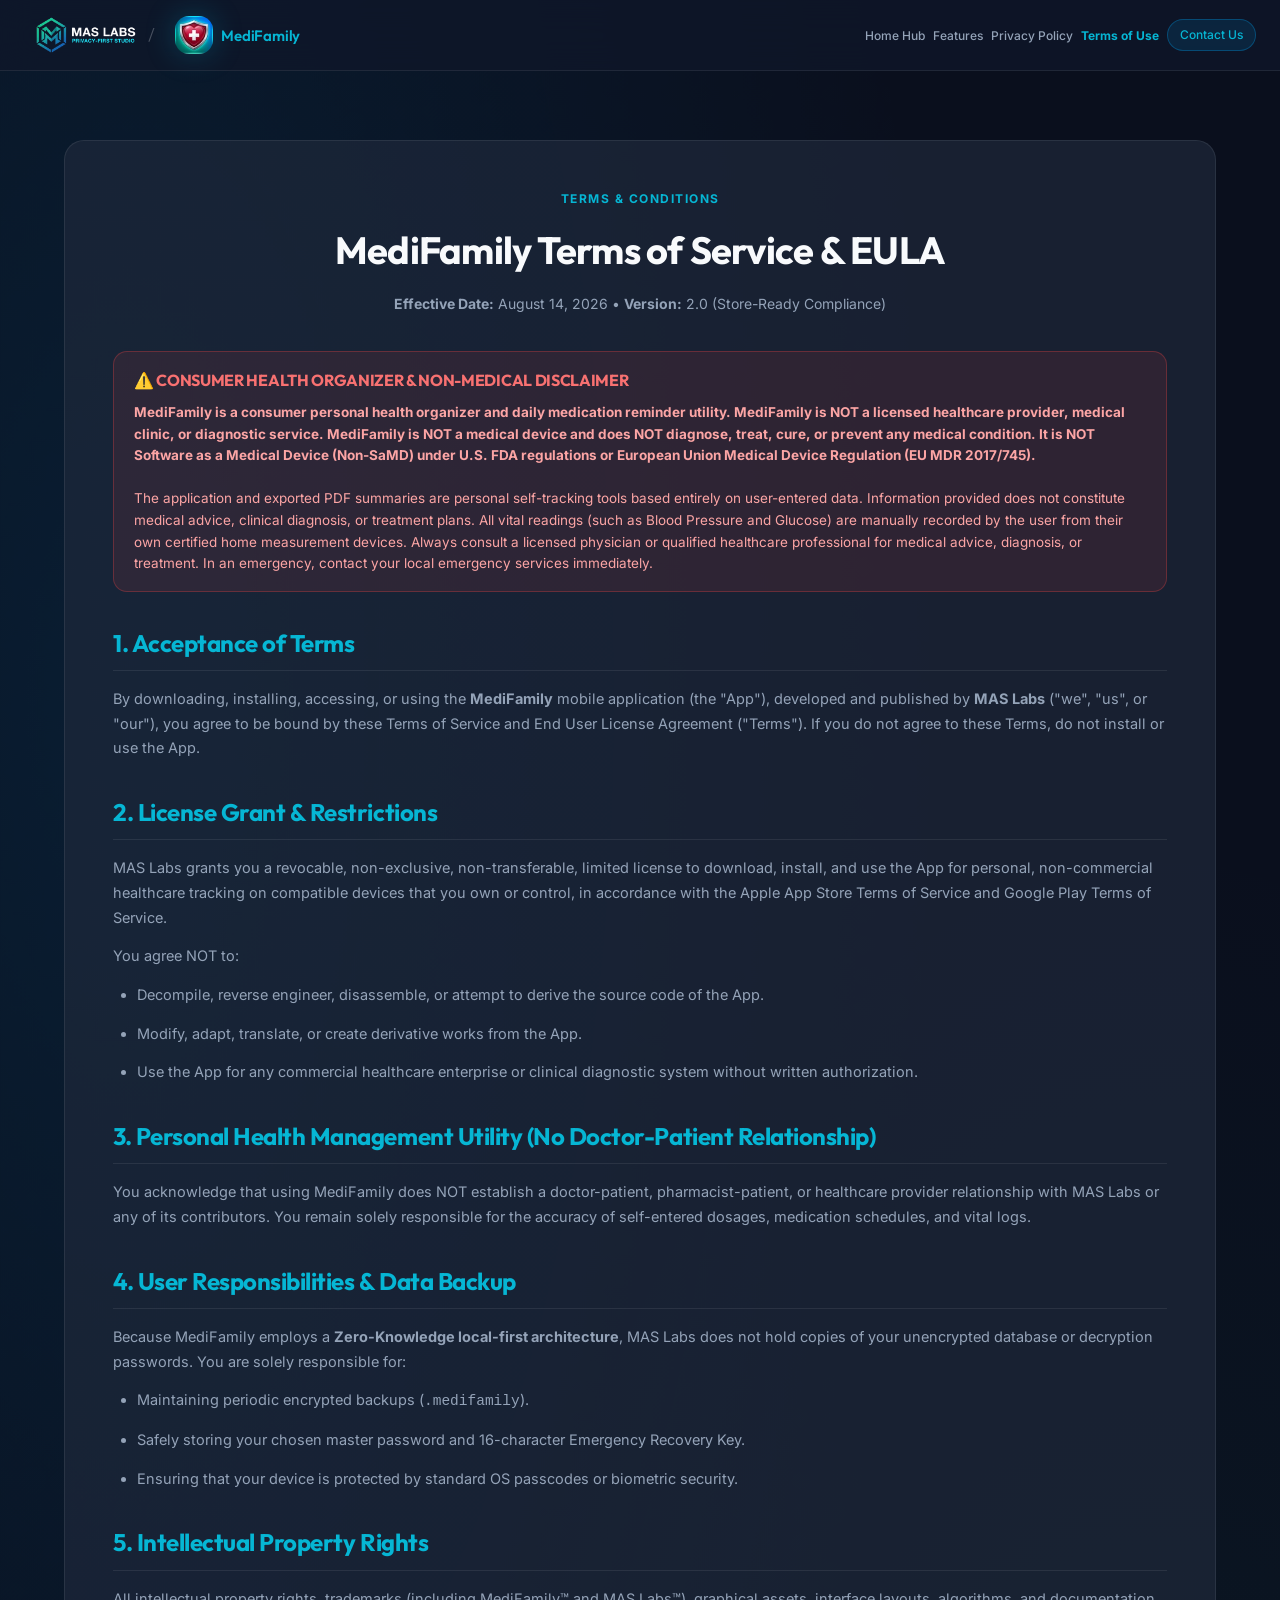
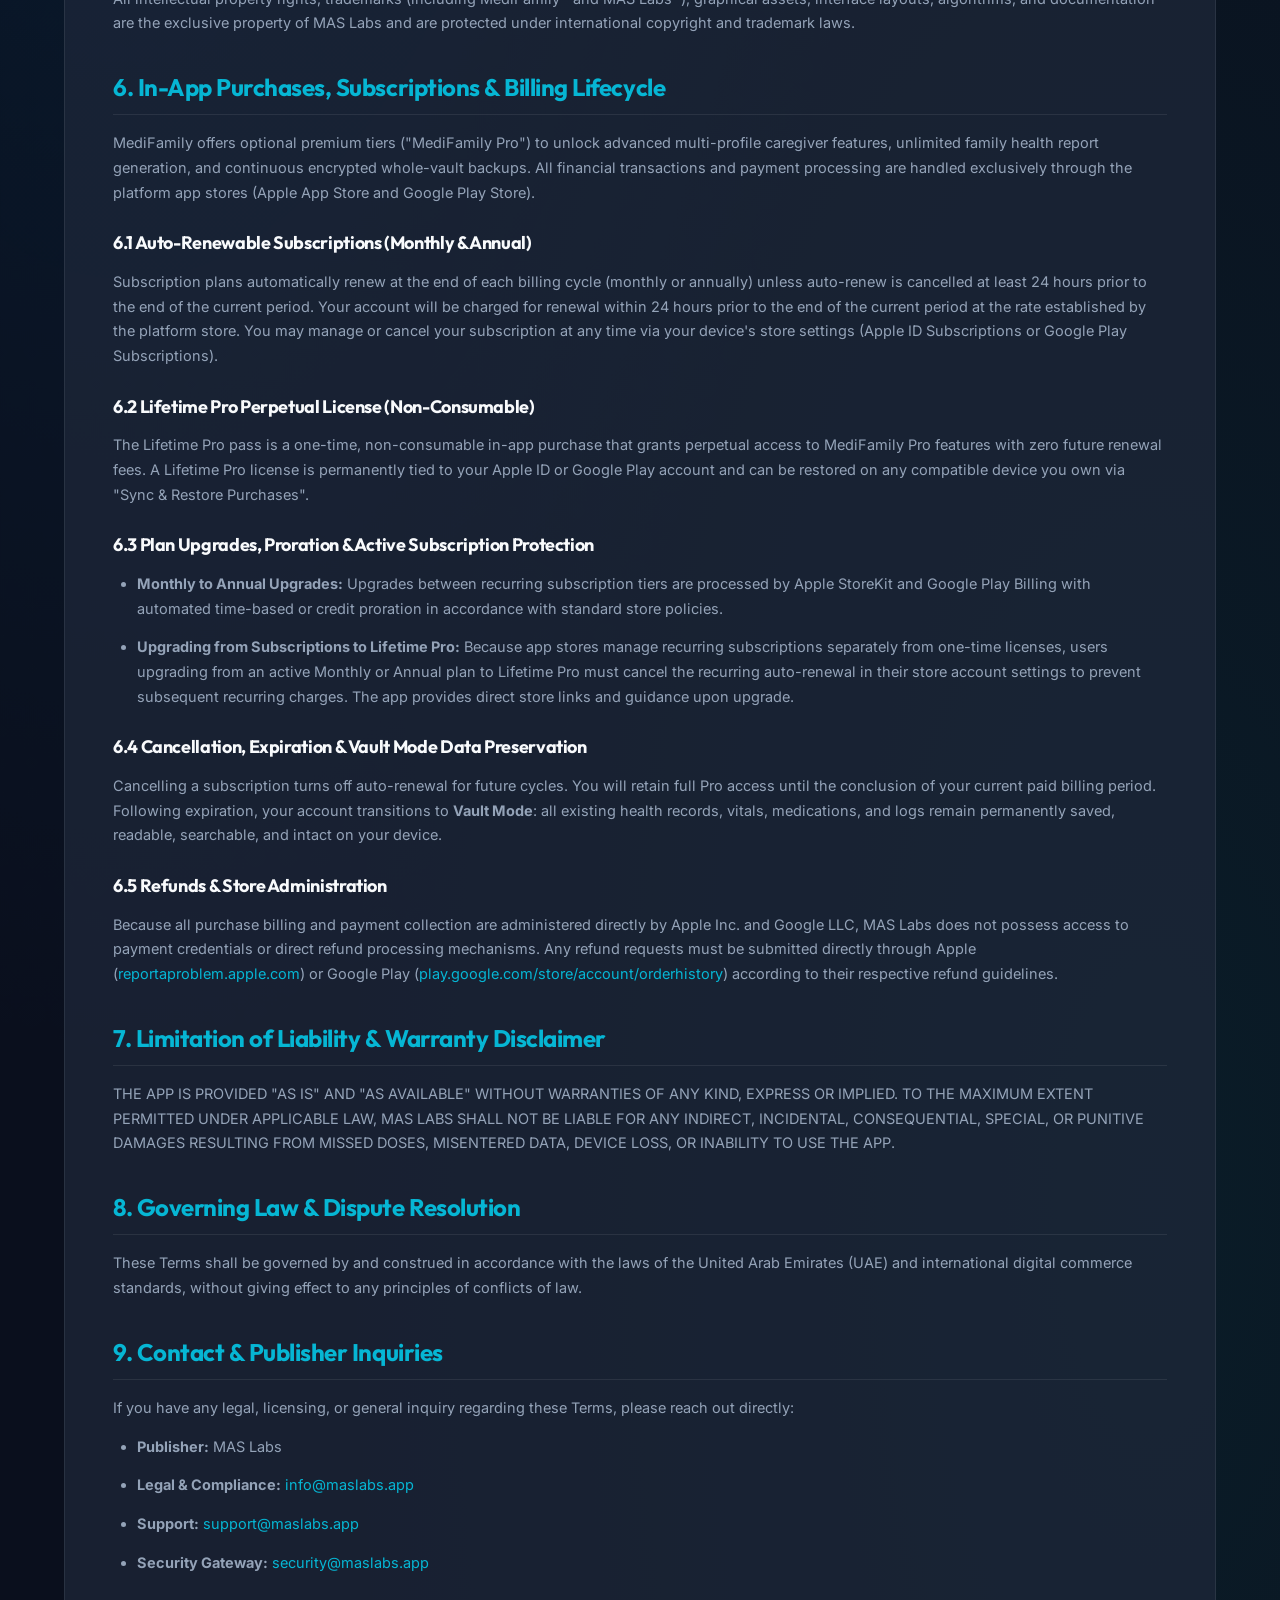
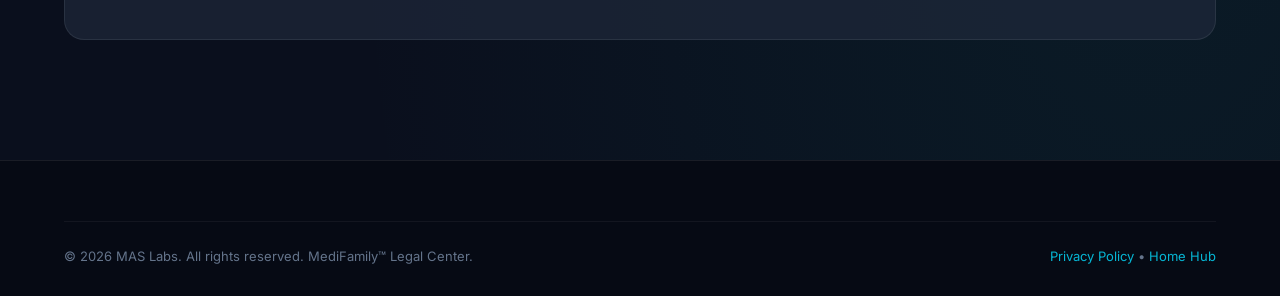
<file: terms.html>
<!DOCTYPE html>
<html lang="en">
<head>
  <meta charset="UTF-8">
  <meta name="viewport" content="width=device-width, initial-scale=1.0">
  <title>Terms of Service &amp; Non-Medical Disclaimer — MediFamily &amp; MAS Labs</title>
  <meta name="description" content="MediFamily Terms of Service, End User License Agreement (EULA), and Consumer Non-Medical Disclaimer.">
  <meta name="robots" content="index, follow">
  <link rel="canonical" href="https://maslabs.app/terms.html">
  <link rel="alternate" hreflang="en" href="https://maslabs.app/terms.html">
  <link rel="alternate" hreflang="x-default" href="https://maslabs.app/terms.html">
  <meta name="apple-itunes-app" content="app-id=6810080893, app-argument=https://maslabs.app/terms.html">

  <!-- Open Graph / Social Sharing -->
  <meta property="og:type" content="website">
  <meta property="og:site_name" content="MAS Labs">
  <meta property="og:title" content="Terms of Service &amp; Non-Medical Disclaimer — MediFamily &amp; MAS Labs">
  <meta property="og:description" content="MediFamily Terms of Service, End User License Agreement (EULA), and Consumer Non-Medical Disclaimer.">
  <meta property="og:url" content="https://maslabs.app/terms.html">
  <meta property="og:image" content="https://maslabs.app/assets/og-banner.png">
  <meta property="og:image:width" content="1200">
  <meta property="og:image:height" content="630">
  <meta property="og:image:alt" content="MediFamily Terms of Service &amp; EULA by MAS Labs">
  <meta property="og:locale" content="en_US">

  <!-- X / Twitter Card Meta Tags -->
  <meta name="twitter:card" content="summary_large_image">
  <meta name="twitter:title" content="Terms of Service &amp; Non-Medical Disclaimer — MediFamily &amp; MAS Labs">
  <meta name="twitter:description" content="MediFamily Terms of Service, End User License Agreement (EULA), and Consumer Non-Medical Disclaimer.">
  <meta name="twitter:image" content="https://maslabs.app/assets/og-banner.png">
  <meta name="twitter:image:alt" content="MediFamily Terms of Service &amp; EULA by MAS Labs">

  <!-- Favicons & App Icons -->
  <link rel="icon" type="image/svg+xml" href="/favicon.svg">
  <link rel="icon" type="image/png" sizes="32x32" href="/favicon-32x32.png">
  <link rel="icon" type="image/png" sizes="16x16" href="/favicon-16x16.png">
  <link rel="apple-touch-icon" sizes="180x180" href="/apple-touch-icon.png">
  <link rel="shortcut icon" href="/favicon.ico">
  
  <link rel="preconnect" href="https://fonts.googleapis.com">
  <link rel="preconnect" href="https://fonts.gstatic.com" crossorigin>
  <link href="https://fonts.googleapis.com/css2?family=Inter:wght@300;400;500;600;700&family=Outfit:wght@500;600;700;800&display=swap" rel="stylesheet">
  
  <link rel="stylesheet" href="/styles.css?v=276.2">

  <!-- Schema.org Structured Data (@graph: BreadcrumbList + WebPage) -->
  <script type="application/ld+json">
  {
    "@context": "https://schema.org",
    "@graph": [
      {
        "@type": "BreadcrumbList",
        "itemListElement": [
          {
            "@type": "ListItem",
            "position": 1,
            "name": "Home",
            "item": "https://maslabs.app/"
          },
          {
            "@type": "ListItem",
            "position": 2,
            "name": "Terms of Service",
            "item": "https://maslabs.app/terms.html"
          }
        ]
      },
      {
        "@type": "WebPage",
        "@id": "https://maslabs.app/terms.html#webpage",
        "url": "https://maslabs.app/terms.html",
        "name": "MediFamily Terms of Service & EULA",
        "description": "MediFamily Terms of Service, End User License Agreement (EULA), and Consumer Non-Medical Disclaimer.",
        "isPartOf": {
          "@id": "https://maslabs.app/#website"
        },
        "publisher": {
          "@id": "https://maslabs.app/#organization"
        }
      }
    ]
  }
  </script>
</head>
<body>

  <!-- Navigation Bar -->
  <header class="navbar">
    <div class="container nav-container">
      <a href="/" class="logo" aria-label="MAS Labs / MediFamily Home">
        <picture class="brand-picture">
          <source srcset="/assets/branding/mas_labs_horizontal_lockup_nav.webp?v=276.1" type="image/webp">
          <img src="/assets/branding/mas_labs_horizontal_lockup_nav.png?v=276.1" alt="MAS Labs - Privacy-First Studio" class="nav-brand-lockup" width="111" height="40" decoding="async">
        </picture>
        <span class="nav-brand-divider">/</span>
        <span class="nav-product-group">
          <picture class="brand-picture">
            <source srcset="/assets/medifamily-icon-nav.webp" type="image/webp">
            <img src="/assets/medifamily-icon-nav.png" alt="MediFamily App Icon" class="nav-app-icon" width="28" height="28" decoding="async">
          </picture>
          <span class="nav-product-tag">MediFamily</span>
        </span>
      </a>

      <ul class="nav-links">
        <li><a href="/">Home Hub</a></li>
        <li><a href="/#features">Features</a></li>
        <li><a href="/privacy.html">Privacy Policy</a></li>
        <li><a href="/terms.html" style="color: var(--primary-cyan); font-weight: 700;">Terms of Use</a></li>
        <li><a href="/#contact" class="btn-nav">Contact Us</a></li>
      </ul>

      <button class="mobile-menu-btn" aria-label="Toggle navigation menu" aria-expanded="false">☰</button>
    </div>
  </header>

  <main class="container" style="padding-top: 140px; padding-bottom: 80px;">
    <div class="legal-container">
      <div style="text-align: center; margin-bottom: 36px;">
        <span class="section-tag">Terms & Conditions</span>
        <h1 style="font-size: 38px; margin-bottom: 12px;">MediFamily Terms of Service & EULA</h1>
        <p style="color: var(--text-secondary); font-size: 14px;">
          <strong>Effective Date:</strong> August 14, 2026 &bull; <strong>Version:</strong> 2.0 (Store-Ready Compliance)
        </p>
      </div>

      <!-- Critical Consumer Non-Medical Disclaimer Alert Box -->
      <div id="disclaimer" class="alert-box" style="background: rgba(239, 68, 68, 0.1); border-color: rgba(239, 68, 68, 0.3); color: #f87171;">
        <h2 style="color: #f87171; font-size: 16px; margin-bottom: 8px;">⚠️ CONSUMER HEALTH ORGANIZER &amp; NON-MEDICAL DISCLAIMER</h2>
        <p style="color: #fca5a5; font-size: 13.5px; margin: 0; line-height: 1.6;">
          <strong>MediFamily is a consumer personal health organizer and daily medication reminder utility. MediFamily is NOT a licensed healthcare provider, medical clinic, or diagnostic service. MediFamily is NOT a medical device and does NOT diagnose, treat, cure, or prevent any medical condition. It is NOT Software as a Medical Device (Non-SaMD) under U.S. FDA regulations or European Union Medical Device Regulation (EU MDR 2017/745).</strong><br><br>
          The application and exported PDF summaries are personal self-tracking tools based entirely on user-entered data. Information provided does not constitute medical advice, clinical diagnosis, or treatment plans. All vital readings (such as Blood Pressure and Glucose) are manually recorded by the user from their own certified home measurement devices. Always consult a licensed physician or qualified healthcare professional for medical advice, diagnosis, or treatment. In an emergency, contact your local emergency services immediately.
        </p>
      </div>

      <div class="legal-content">
        <h2>1. Acceptance of Terms</h2>
        <p>
          By downloading, installing, accessing, or using the <strong>MediFamily</strong> mobile application (the "App"), developed and published by <strong>MAS Labs</strong> ("we", "us", or "our"), you agree to be bound by these Terms of Service and End User License Agreement ("Terms"). If you do not agree to these Terms, do not install or use the App.
        </p>

        <h2>2. License Grant & Restrictions</h2>
        <p>
          MAS Labs grants you a revocable, non-exclusive, non-transferable, limited license to download, install, and use the App for personal, non-commercial healthcare tracking on compatible devices that you own or control, in accordance with the Apple App Store Terms of Service and Google Play Terms of Service.
        </p>
        <p>You agree NOT to:</p>
        <ul>
          <li>Decompile, reverse engineer, disassemble, or attempt to derive the source code of the App.</li>
          <li>Modify, adapt, translate, or create derivative works from the App.</li>
          <li>Use the App for any commercial healthcare enterprise or clinical diagnostic system without written authorization.</li>
        </ul>

        <h2>3. Personal Health Management Utility (No Doctor-Patient Relationship)</h2>
        <p>
          You acknowledge that using MediFamily does NOT establish a doctor-patient, pharmacist-patient, or healthcare provider relationship with MAS Labs or any of its contributors. You remain solely responsible for the accuracy of self-entered dosages, medication schedules, and vital logs.
        </p>

        <h2>4. User Responsibilities & Data Backup</h2>
        <p>
          Because MediFamily employs a <strong>Zero-Knowledge local-first architecture</strong>, MAS Labs does not hold copies of your unencrypted database or decryption passwords. You are solely responsible for:
        </p>
        <ul>
          <li>Maintaining periodic encrypted backups (<code>.medifamily</code>).</li>
          <li>Safely storing your chosen master password and 16-character Emergency Recovery Key.</li>
          <li>Ensuring that your device is protected by standard OS passcodes or biometric security.</li>
        </ul>

        <h2>5. Intellectual Property Rights</h2>
        <p>
          All intellectual property rights, trademarks (including MediFamily™ and MAS Labs™), graphical assets, interface layouts, algorithms, and documentation are the exclusive property of MAS Labs and are protected under international copyright and trademark laws.
        </p>

        <h2>6. In-App Purchases, Subscriptions & Billing Lifecycle</h2>
        <p>
          MediFamily offers optional premium tiers ("MediFamily Pro") to unlock advanced multi-profile caregiver features, unlimited family health report generation, and continuous encrypted whole-vault backups. All financial transactions and payment processing are handled exclusively through the platform app stores (Apple App Store and Google Play Store).
        </p>
        
        <h3>6.1 Auto-Renewable Subscriptions (Monthly & Annual)</h3>
        <p>
          Subscription plans automatically renew at the end of each billing cycle (monthly or annually) unless auto-renew is cancelled at least 24 hours prior to the end of the current period. Your account will be charged for renewal within 24 hours prior to the end of the current period at the rate established by the platform store. You may manage or cancel your subscription at any time via your device's store settings (Apple ID Subscriptions or Google Play Subscriptions).
        </p>

        <h3>6.2 Lifetime Pro Perpetual License (Non-Consumable)</h3>
        <p>
          The Lifetime Pro pass is a one-time, non-consumable in-app purchase that grants perpetual access to MediFamily Pro features with zero future renewal fees. A Lifetime Pro license is permanently tied to your Apple ID or Google Play account and can be restored on any compatible device you own via "Sync & Restore Purchases".
        </p>

        <h3>6.3 Plan Upgrades, Proration & Active Subscription Protection</h3>
        <ul>
          <li><strong>Monthly to Annual Upgrades:</strong> Upgrades between recurring subscription tiers are processed by Apple StoreKit and Google Play Billing with automated time-based or credit proration in accordance with standard store policies.</li>
          <li><strong>Upgrading from Subscriptions to Lifetime Pro:</strong> Because app stores manage recurring subscriptions separately from one-time licenses, users upgrading from an active Monthly or Annual plan to Lifetime Pro must cancel the recurring auto-renewal in their store account settings to prevent subsequent recurring charges. The app provides direct store links and guidance upon upgrade.</li>
        </ul>

        <h3>6.4 Cancellation, Expiration & Vault Mode Data Preservation</h3>
        <p>
          Cancelling a subscription turns off auto-renewal for future cycles. You will retain full Pro access until the conclusion of your current paid billing period. Following expiration, your account transitions to <strong>Vault Mode</strong>: all existing health records, vitals, medications, and logs remain permanently saved, readable, searchable, and intact on your device.
        </p>

        <h3>6.5 Refunds & Store Administration</h3>
        <p>
          Because all purchase billing and payment collection are administered directly by Apple Inc. and Google LLC, MAS Labs does not possess access to payment credentials or direct refund processing mechanisms. Any refund requests must be submitted directly through Apple (<a href="https://reportaproblem.apple.com" target="_blank" rel="noopener">reportaproblem.apple.com</a>) or Google Play (<a href="https://play.google.com/store/account/orderhistory" target="_blank" rel="noopener">play.google.com/store/account/orderhistory</a>) according to their respective refund guidelines.
        </p>

        <h2>7. Limitation of Liability & Warranty Disclaimer</h2>
        <p>
          THE APP IS PROVIDED "AS IS" AND "AS AVAILABLE" WITHOUT WARRANTIES OF ANY KIND, EXPRESS OR IMPLIED. TO THE MAXIMUM EXTENT PERMITTED UNDER APPLICABLE LAW, MAS LABS SHALL NOT BE LIABLE FOR ANY INDIRECT, INCIDENTAL, CONSEQUENTIAL, SPECIAL, OR PUNITIVE DAMAGES RESULTING FROM MISSED DOSES, MISENTERED DATA, DEVICE LOSS, OR INABILITY TO USE THE APP.
        </p>

        <h2>8. Governing Law & Dispute Resolution</h2>
        <p>
          These Terms shall be governed by and construed in accordance with the laws of the United Arab Emirates (UAE) and international digital commerce standards, without giving effect to any principles of conflicts of law.
        </p>

        <h2>9. Contact & Publisher Inquiries</h2>
        <p>If you have any legal, licensing, or general inquiry regarding these Terms, please reach out directly:</p>
        <ul>
          <li><strong>Publisher:</strong> MAS Labs</li>
          <li><strong>Legal & Compliance:</strong> <a href="mailto:info@maslabs.app">info@maslabs.app</a></li>
          <li><strong>Support:</strong> <a href="mailto:support@maslabs.app">support@maslabs.app</a></li>
          <li><strong>Security Gateway:</strong> <a href="mailto:security@maslabs.app">security@maslabs.app</a></li>
        </ul>
      </div>
    </div>
  </main>

  <!-- Footer -->
  <footer class="footer">
    <div class="container">
      <div class="footer-bottom">
        <div>&copy; 2026 MAS Labs. All rights reserved. MediFamily™ Legal Center.</div>
        <div><a href="/privacy.html">Privacy Policy</a> &bull; <a href="/">Home Hub</a></div>
      </div>
    </div>
  </footer>

  <script src="/script.js?v=276.2" defer></script>
</body>
</html>
</file>
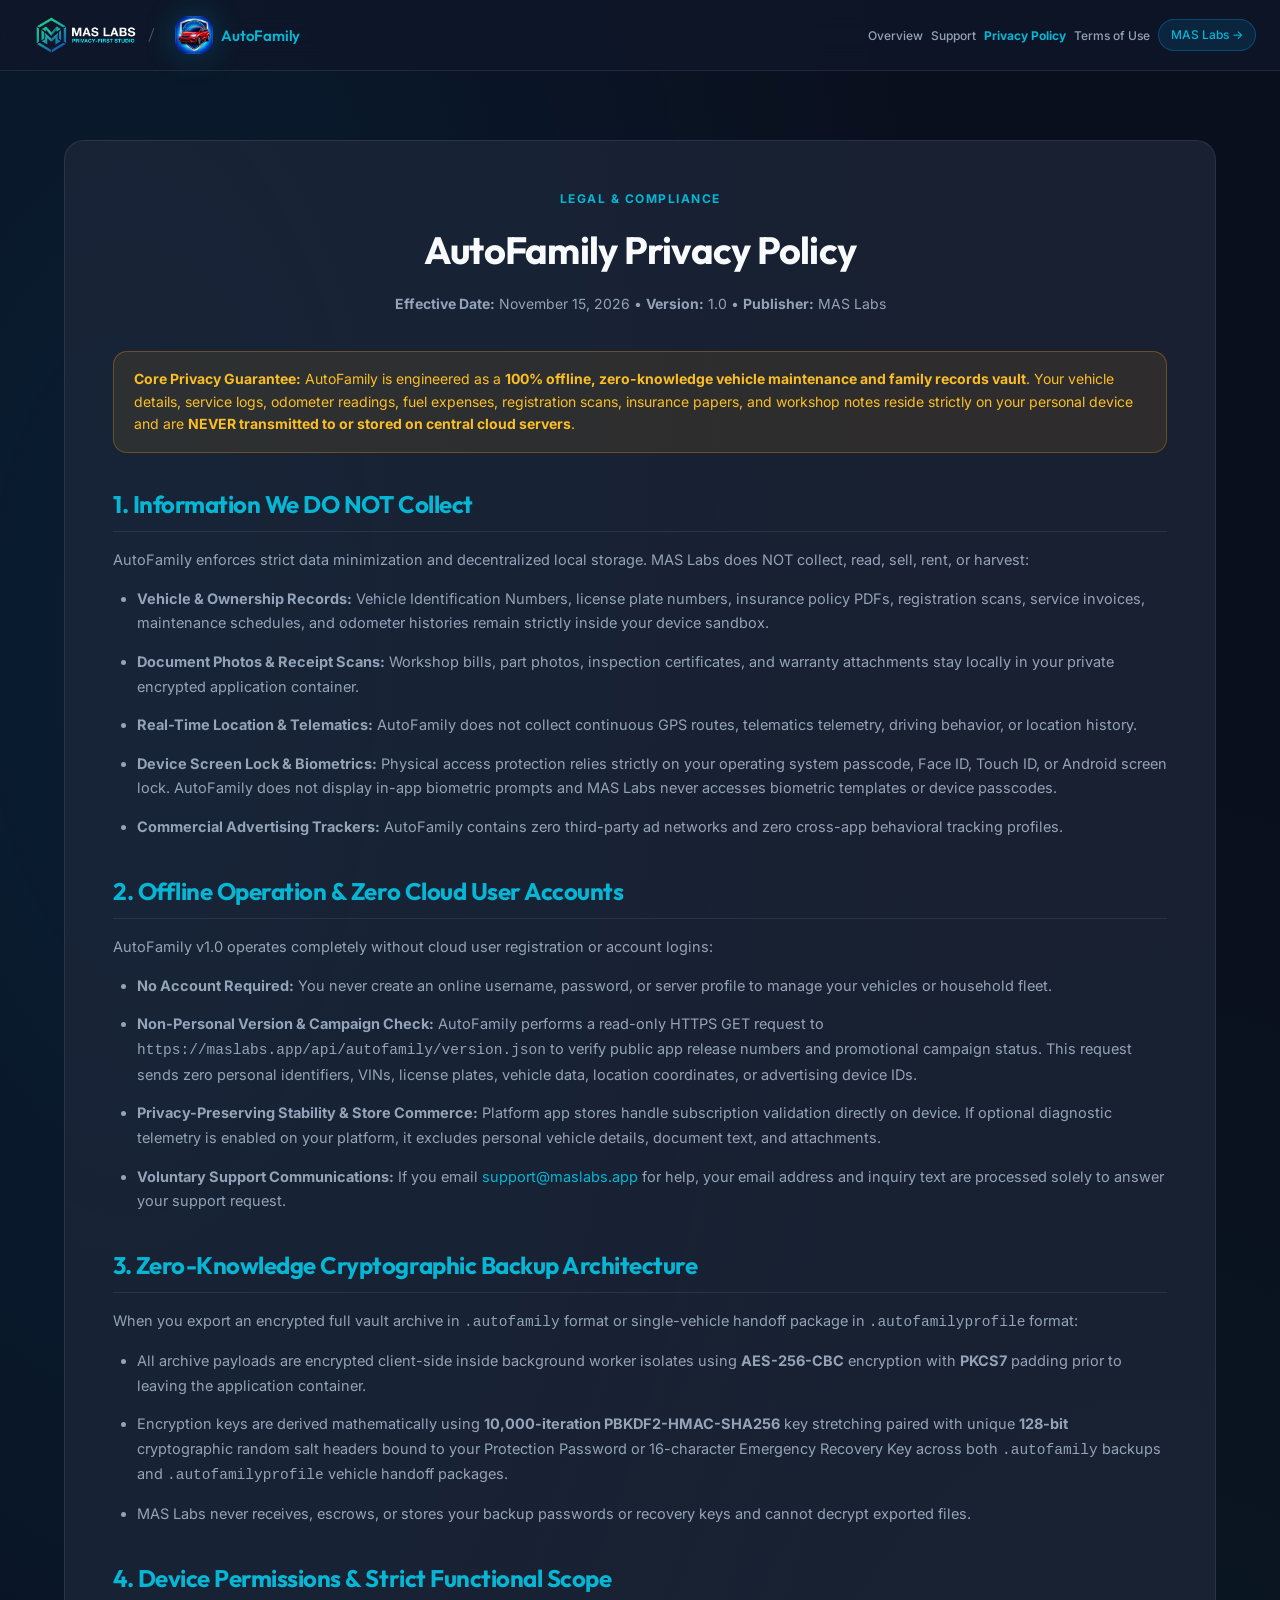
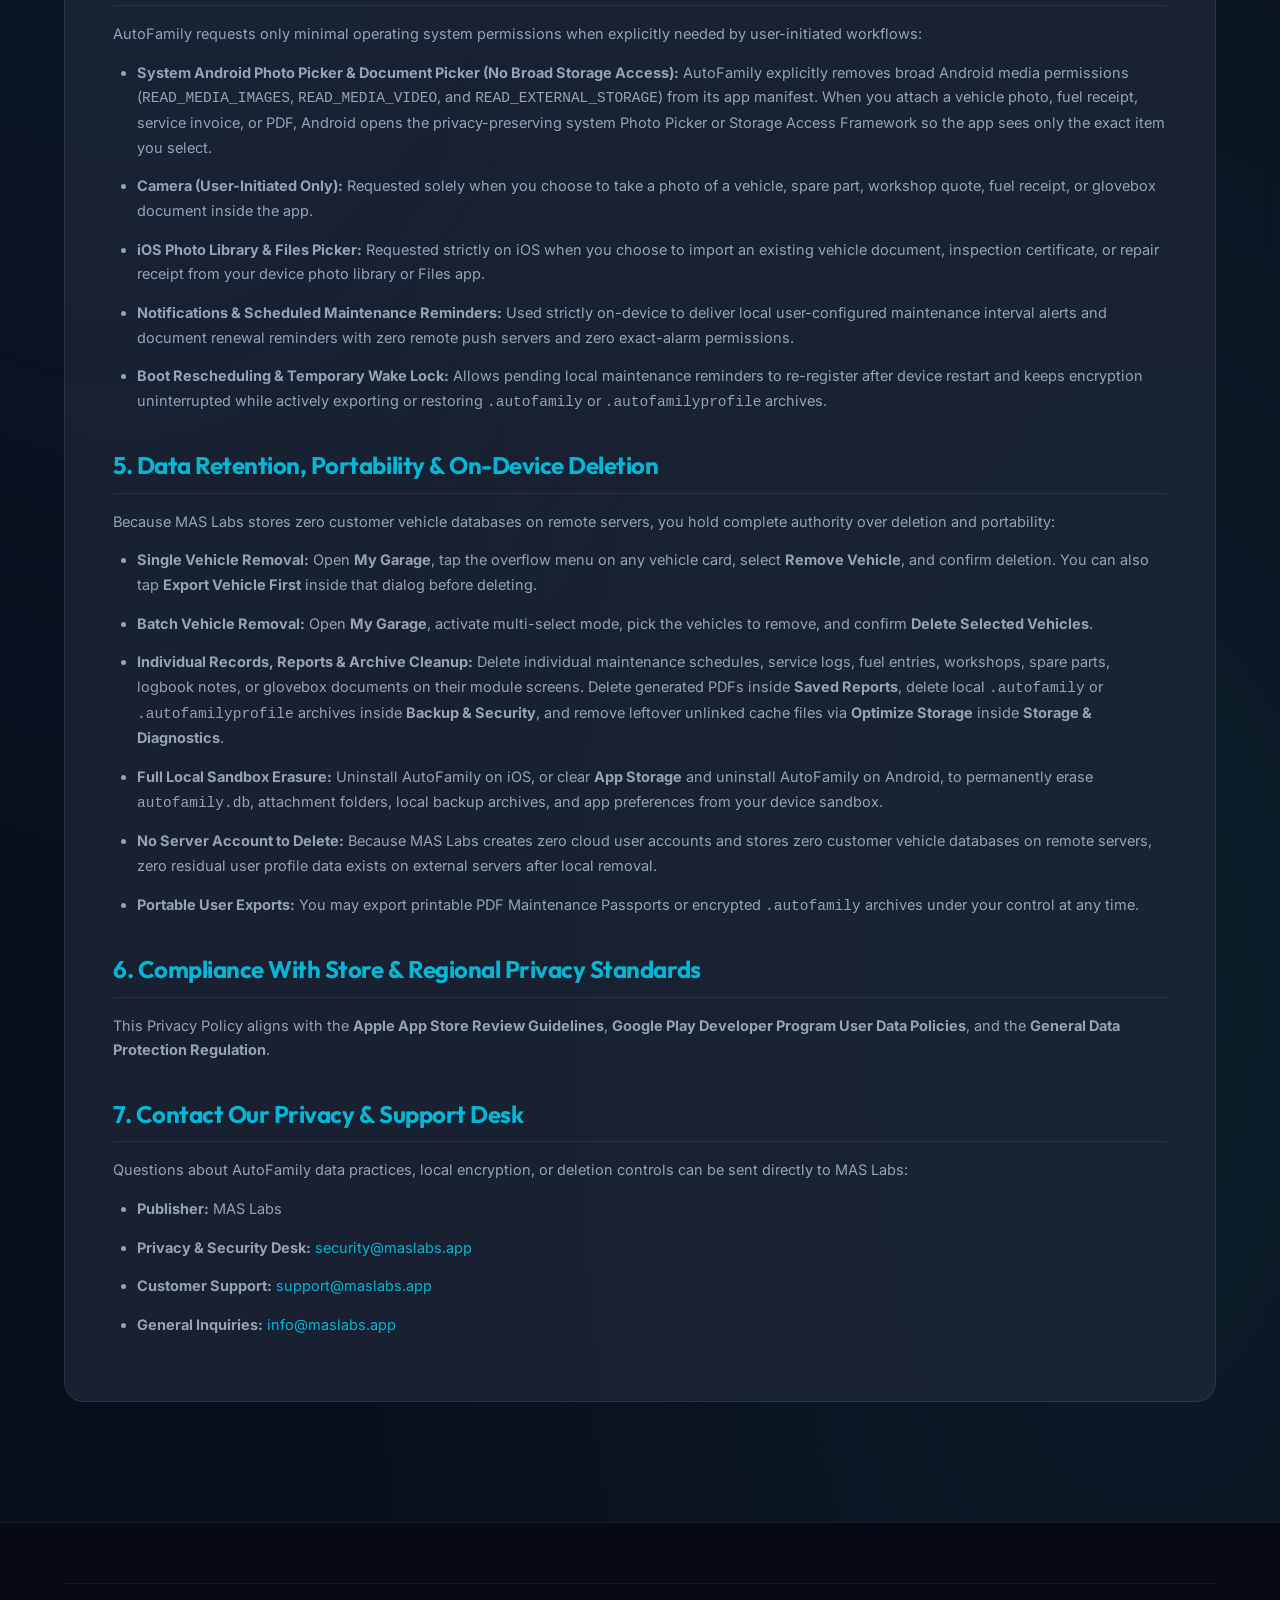
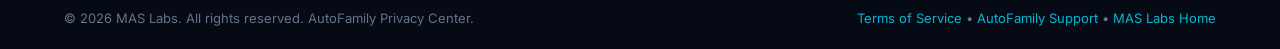
<file: autofamily/privacy.html>
<!DOCTYPE html>
<html lang="en">
<head>
  <meta charset="UTF-8">
  <meta name="viewport" content="width=device-width, initial-scale=1.0">
  <title>Privacy Policy | AutoFamily &amp; MAS Labs</title>
  <meta name="description" content="AutoFamily Privacy Policy by MAS Labs. 100% offline, zero-knowledge vehicle maintenance and document vault. Zero cloud user accounts and zero ad trackers.">
  <meta name="robots" content="noindex, nofollow">
  <link rel="canonical" href="https://maslabs.app/autofamily/privacy.html">

  <!-- Open Graph / Social Sharing -->
  <meta property="og:type" content="website">
  <meta property="og:site_name" content="MAS Labs">
  <meta property="og:title" content="AutoFamily Privacy Policy | MAS Labs">
  <meta property="og:description" content="100% offline, zero-knowledge vehicle maintenance and document vault by MAS Labs. We never collect, sell, or host your vehicle records on cloud servers.">
  <meta property="og:url" content="https://maslabs.app/autofamily/privacy.html">
  <meta property="og:image" content="https://maslabs.app/autofamily/assets/og-banner.png?v=2">
  <meta property="og:image:width" content="1200">
  <meta property="og:image:height" content="630">
  <meta property="og:locale" content="en_US">

  <!-- X / Twitter Card Meta Tags -->
  <meta name="twitter:card" content="summary_large_image">
  <meta name="twitter:title" content="AutoFamily Privacy Policy | MAS Labs">
  <meta name="twitter:description" content="100% offline, zero-knowledge vehicle maintenance and document vault by MAS Labs.">
  <meta name="twitter:image" content="https://maslabs.app/autofamily/assets/og-banner.png?v=2">

  <!-- Favicons & App Icons -->
  <link rel="icon" type="image/png" sizes="32x32" href="/autofamily/assets/favicon-32x32.png?v=2">
  <link rel="icon" type="image/png" sizes="16x16" href="/autofamily/assets/favicon-16x16.png?v=2">
  <link rel="apple-touch-icon" sizes="180x180" href="/autofamily/assets/apple-touch-icon.png?v=2">

  <link rel="preconnect" href="https://fonts.googleapis.com">
  <link rel="preconnect" href="https://fonts.gstatic.com" crossorigin>
  <link href="https://fonts.googleapis.com/css2?family=Inter:wght@300;400;500;600;700&family=Outfit:wght@500;600;700;800&display=swap" rel="stylesheet">

  <link rel="stylesheet" href="/styles.css?v=276.1">
  <link rel="stylesheet" href="/autofamily/autofamily.css?v=2">
</head>
<body>

  <!-- Navigation Bar -->
  <header class="navbar">
    <div class="container nav-container">
      <a href="/autofamily/" class="logo" aria-label="MAS Labs / AutoFamily Home">
        <picture class="brand-picture">
          <source srcset="/assets/branding/mas_labs_horizontal_lockup_nav.webp?v=276.1" type="image/webp">
          <img src="/assets/branding/mas_labs_horizontal_lockup_nav.png?v=276.1" alt="MAS Labs - Privacy-First Studio" class="nav-brand-lockup" width="111" height="40" decoding="async">
        </picture>
        <span class="nav-brand-divider">/</span>
        <span class="nav-product-group">
          <picture class="brand-picture">
            <source srcset="/autofamily/assets/autofamily-icon-nav.webp?v=2" type="image/webp">
            <img src="/autofamily/assets/autofamily-icon-nav.png?v=2" alt="AutoFamily App Icon" class="nav-app-icon" width="28" height="28" decoding="async">
          </picture>
          <span class="nav-product-tag">AutoFamily</span>
        </span>
      </a>

      <ul class="nav-links">
        <li><a href="/autofamily/">Overview</a></li>
        <li><a href="/autofamily/#support">Support</a></li>
        <li><a href="/autofamily/privacy.html" style="color: var(--primary-cyan); font-weight: 700;">Privacy Policy</a></li>
        <li><a href="/autofamily/terms.html">Terms of Use</a></li>
        <li><a href="/" class="btn-nav">MAS Labs &rarr;</a></li>
      </ul>

      <button class="mobile-menu-btn" aria-label="Toggle navigation menu" aria-expanded="false">&#9776;</button>
    </div>
  </header>

  <main class="container" style="padding-top: 140px; padding-bottom: 80px;">
    <div class="legal-container">
      <div style="text-align: center; margin-bottom: 36px;">
        <span class="section-tag">Legal &amp; Compliance</span>
        <h1 style="font-size: clamp(28px, 4.5vw, 38px); margin-bottom: 12px;">AutoFamily Privacy Policy</h1>
        <p style="color: var(--text-secondary); font-size: 14px;">
          <strong>Effective Date:</strong> November 15, 2026 &bull; <strong>Version:</strong> 1.0 &bull; <strong>Publisher:</strong> MAS Labs
        </p>
      </div>

      <div class="alert-box">
        <strong>Core Privacy Guarantee:</strong> AutoFamily is engineered as a <strong>100% offline, zero-knowledge vehicle maintenance and family records vault</strong>. Your vehicle details, service logs, odometer readings, fuel expenses, registration scans, insurance papers, and workshop notes reside strictly on your personal device and are <strong>NEVER transmitted to or stored on central cloud servers</strong>.
      </div>

      <div class="legal-content">
        <h2>1. Information We DO NOT Collect</h2>
        <p>AutoFamily enforces strict data minimization and decentralized local storage. MAS Labs does NOT collect, read, sell, rent, or harvest:</p>
        <ul>
          <li><strong>Vehicle &amp; Ownership Records:</strong> Vehicle Identification Numbers, license plate numbers, insurance policy PDFs, registration scans, service invoices, maintenance schedules, and odometer histories remain strictly inside your device sandbox.</li>
          <li><strong>Document Photos &amp; Receipt Scans:</strong> Workshop bills, part photos, inspection certificates, and warranty attachments stay locally in your private encrypted application container.</li>
          <li><strong>Real-Time Location &amp; Telematics:</strong> AutoFamily does not collect continuous GPS routes, telematics telemetry, driving behavior, or location history.</li>
          <li><strong>Device Screen Lock &amp; Biometrics:</strong> Physical access protection relies strictly on your operating system passcode, Face ID, Touch ID, or Android screen lock. AutoFamily does not display in-app biometric prompts and MAS Labs never accesses biometric templates or device passcodes.</li>
          <li><strong>Commercial Advertising Trackers:</strong> AutoFamily contains zero third-party ad networks and zero cross-app behavioral tracking profiles.</li>
        </ul>

        <h2>2. Offline Operation &amp; Zero Cloud User Accounts</h2>
        <p>AutoFamily v1.0 operates completely without cloud user registration or account logins:</p>
        <ul>
          <li><strong>No Account Required:</strong> You never create an online username, password, or server profile to manage your vehicles or household fleet.</li>
          <li><strong>Non-Personal Version &amp; Campaign Check:</strong> AutoFamily performs a read-only HTTPS GET request to <code>https://maslabs.app/api/autofamily/version.json</code> to verify public app release numbers and promotional campaign status. This request sends zero personal identifiers, VINs, license plates, vehicle data, location coordinates, or advertising device IDs.</li>
          <li><strong>Privacy-Preserving Stability &amp; Store Commerce:</strong> Platform app stores handle subscription validation directly on device. If optional diagnostic telemetry is enabled on your platform, it excludes personal vehicle details, document text, and attachments.</li>
          <li><strong>Voluntary Support Communications:</strong> If you email <a href="mailto:support@maslabs.app">support@maslabs.app</a> for help, your email address and inquiry text are processed solely to answer your support request.</li>
        </ul>

        <h2>3. Zero-Knowledge Cryptographic Backup Architecture</h2>
        <p>When you export an encrypted full vault archive in <code>.autofamily</code> format or single-vehicle handoff package in <code>.autofamilyprofile</code> format:</p>
        <ul>
          <li>All archive payloads are encrypted client-side inside background worker isolates using <strong>AES-256-CBC</strong> encryption with <strong>PKCS7</strong> padding prior to leaving the application container.</li>
          <li>Encryption keys are derived mathematically using <strong>10,000-iteration PBKDF2-HMAC-SHA256</strong> key stretching paired with unique <strong>128-bit</strong> cryptographic random salt headers bound to your Protection Password or 16-character Emergency Recovery Key across both <code>.autofamily</code> backups and <code>.autofamilyprofile</code> vehicle handoff packages.</li>
          <li>MAS Labs never receives, escrows, or stores your backup passwords or recovery keys and cannot decrypt exported files.</li>
        </ul>

        <h2>4. Device Permissions &amp; Strict Functional Scope</h2>
        <p>AutoFamily requests only minimal operating system permissions when explicitly needed by user-initiated workflows:</p>
        <ul>
          <li><strong>System Android Photo Picker &amp; Document Picker (No Broad Storage Access):</strong> AutoFamily explicitly removes broad Android media permissions (<code>READ_MEDIA_IMAGES</code>, <code>READ_MEDIA_VIDEO</code>, and <code>READ_EXTERNAL_STORAGE</code>) from its app manifest. When you attach a vehicle photo, fuel receipt, service invoice, or PDF, Android opens the privacy-preserving system Photo Picker or Storage Access Framework so the app sees only the exact item you select.</li>
          <li><strong>Camera (User-Initiated Only):</strong> Requested solely when you choose to take a photo of a vehicle, spare part, workshop quote, fuel receipt, or glovebox document inside the app.</li>
          <li><strong>iOS Photo Library &amp; Files Picker:</strong> Requested strictly on iOS when you choose to import an existing vehicle document, inspection certificate, or repair receipt from your device photo library or Files app.</li>
          <li><strong>Notifications &amp; Scheduled Maintenance Reminders:</strong> Used strictly on-device to deliver local user-configured maintenance interval alerts and document renewal reminders with zero remote push servers and zero exact-alarm permissions.</li>
          <li><strong>Boot Rescheduling &amp; Temporary Wake Lock:</strong> Allows pending local maintenance reminders to re-register after device restart and keeps encryption uninterrupted while actively exporting or restoring <code>.autofamily</code> or <code>.autofamilyprofile</code> archives.</li>
        </ul>

        <h2 id="data-deletion">5. Data Retention, Portability &amp; On-Device Deletion</h2>
        <p>Because MAS Labs stores zero customer vehicle databases on remote servers, you hold complete authority over deletion and portability:</p>
        <ul>
          <li><strong>Single Vehicle Removal:</strong> Open <strong>My Garage</strong>, tap the overflow menu on any vehicle card, select <strong>Remove Vehicle</strong>, and confirm deletion. You can also tap <strong>Export Vehicle First</strong> inside that dialog before deleting.</li>
          <li><strong>Batch Vehicle Removal:</strong> Open <strong>My Garage</strong>, activate multi-select mode, pick the vehicles to remove, and confirm <strong>Delete Selected Vehicles</strong>.</li>
          <li><strong>Individual Records, Reports &amp; Archive Cleanup:</strong> Delete individual maintenance schedules, service logs, fuel entries, workshops, spare parts, logbook notes, or glovebox documents on their module screens. Delete generated PDFs inside <strong>Saved Reports</strong>, delete local <code>.autofamily</code> or <code>.autofamilyprofile</code> archives inside <strong>Backup &amp; Security</strong>, and remove leftover unlinked cache files via <strong>Optimize Storage</strong> inside <strong>Storage &amp; Diagnostics</strong>.</li>
          <li><strong>Full Local Sandbox Erasure:</strong> Uninstall AutoFamily on iOS, or clear <strong>App Storage</strong> and uninstall AutoFamily on Android, to permanently erase <code>autofamily.db</code>, attachment folders, local backup archives, and app preferences from your device sandbox.</li>
          <li><strong>No Server Account to Delete:</strong> Because MAS Labs creates zero cloud user accounts and stores zero customer vehicle databases on remote servers, zero residual user profile data exists on external servers after local removal.</li>
          <li><strong>Portable User Exports:</strong> You may export printable PDF Maintenance Passports or encrypted <code>.autofamily</code> archives under your control at any time.</li>
        </ul>

        <h2>6. Compliance With Store &amp; Regional Privacy Standards</h2>
        <p>This Privacy Policy aligns with the <strong>Apple App Store Review Guidelines</strong>, <strong>Google Play Developer Program User Data Policies</strong>, and the <strong>General Data Protection Regulation</strong>.</p>

        <h2>7. Contact Our Privacy &amp; Support Desk</h2>
        <p>Questions about AutoFamily data practices, local encryption, or deletion controls can be sent directly to MAS Labs:</p>
        <ul>
          <li><strong>Publisher:</strong> MAS Labs</li>
          <li><strong>Privacy &amp; Security Desk:</strong> <a href="mailto:security@maslabs.app">security@maslabs.app</a></li>
          <li><strong>Customer Support:</strong> <a href="mailto:support@maslabs.app">support@maslabs.app</a></li>
          <li><strong>General Inquiries:</strong> <a href="mailto:info@maslabs.app">info@maslabs.app</a></li>
        </ul>
      </div>
    </div>
  </main>

  <!-- Footer -->
  <footer class="footer">
    <div class="container">
      <div class="footer-bottom">
        <div>&copy; 2026 MAS Labs. All rights reserved. AutoFamily Privacy Center.</div>
        <div><a href="/autofamily/terms.html">Terms of Service</a> &bull; <a href="/autofamily/">AutoFamily Support</a> &bull; <a href="/">MAS Labs Home</a></div>
      </div>
    </div>
  </footer>

  <script src="/autofamily/autofamily.js?v=2" defer></script>
</body>
</html>
</file>
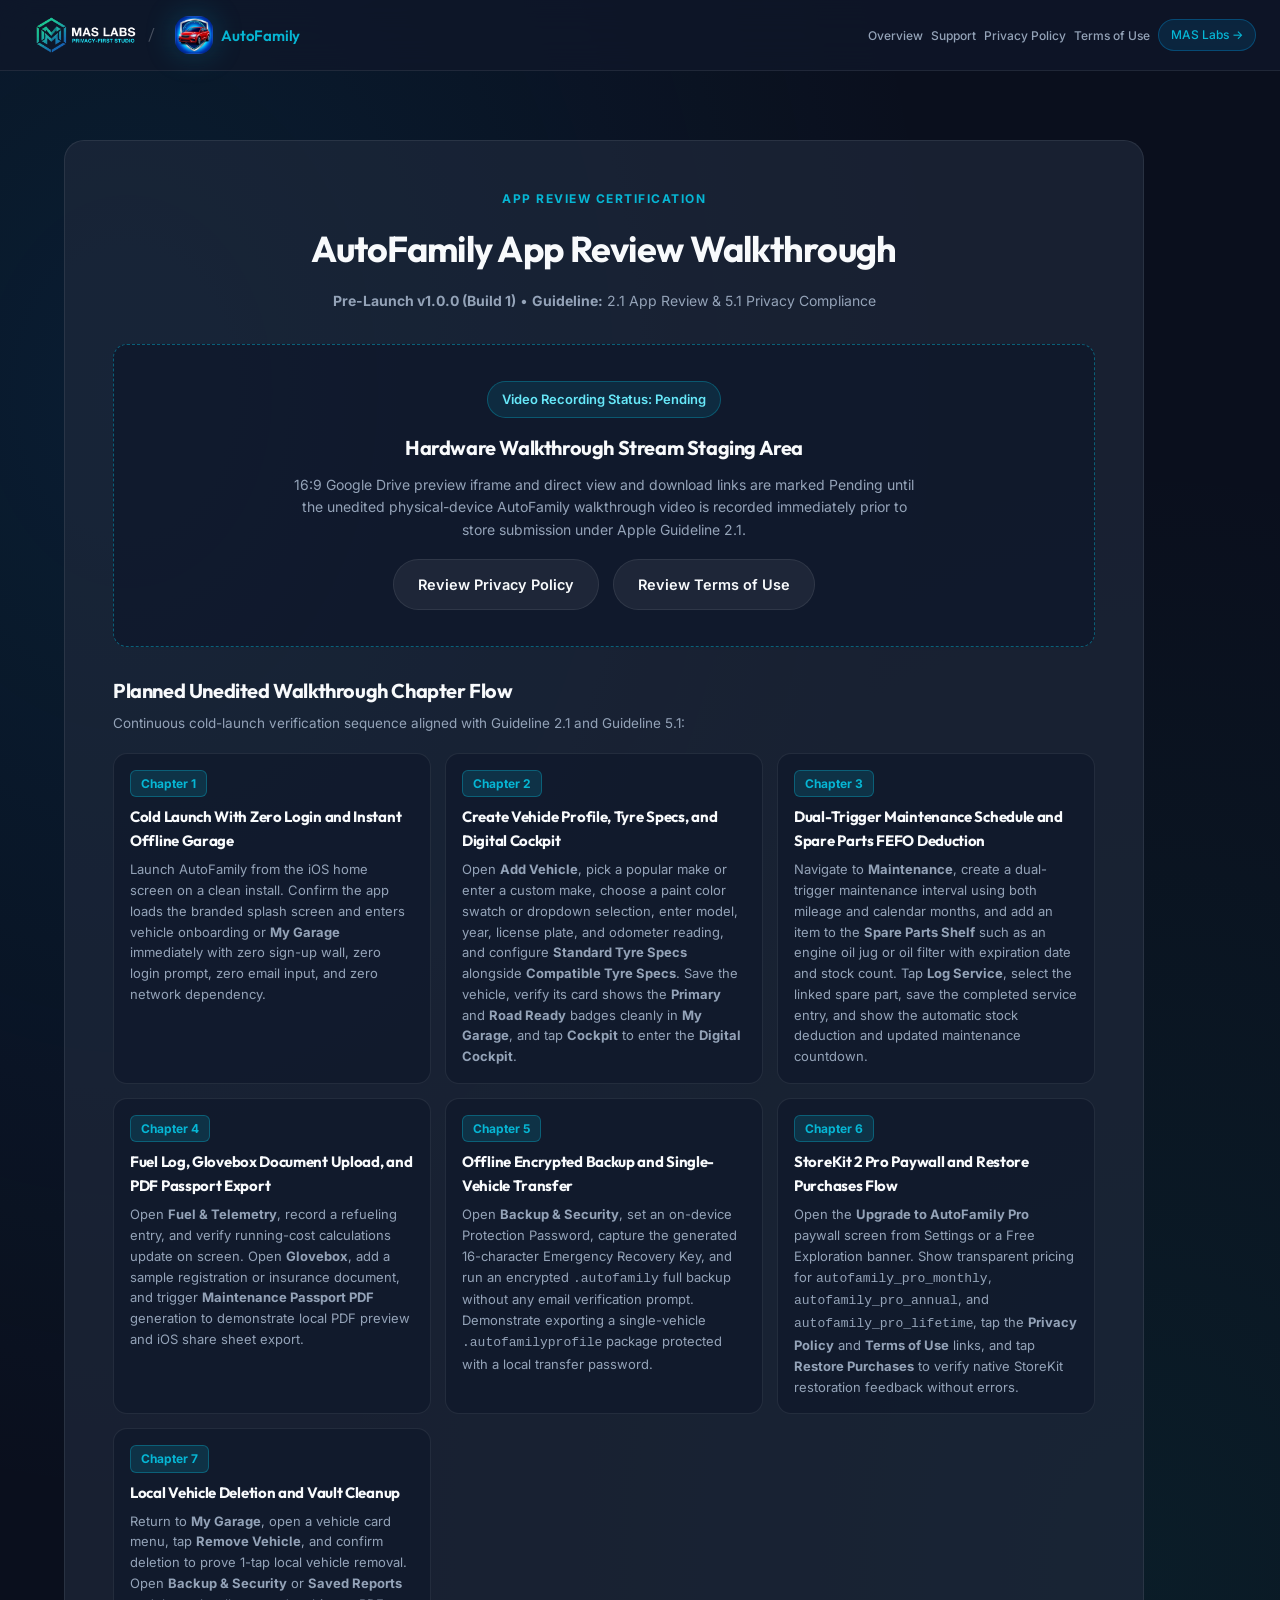
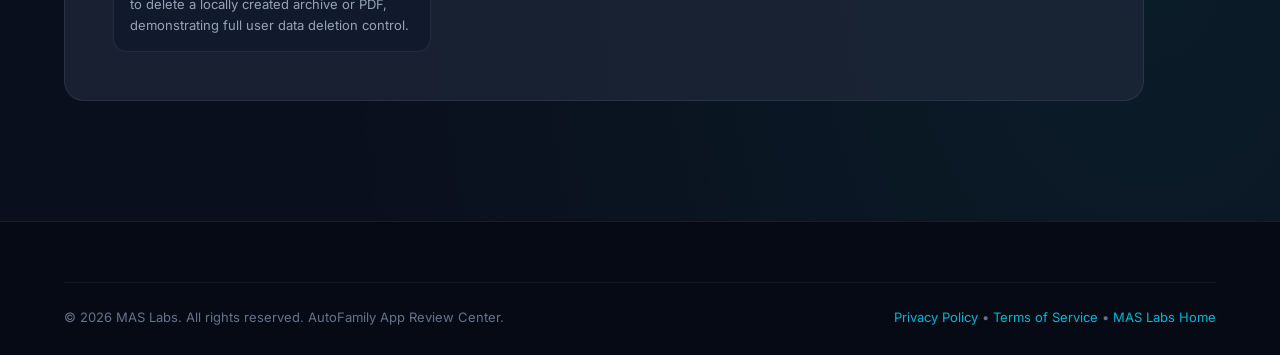
<file: autofamily/review-demo.html>
<!DOCTYPE html>
<html lang="en">
<head>
  <meta charset="UTF-8">
  <meta name="viewport" content="width=device-width, initial-scale=1.0">
  <title>App Review Demonstration | AutoFamily &amp; MAS Labs</title>
  <meta name="description" content="Official App Review walkthrough and Guideline 2.1 compliance reference for AutoFamily by MAS Labs.">
  <meta name="robots" content="noindex, nofollow">
  <link rel="canonical" href="https://maslabs.app/autofamily/review-demo.html">

  <!-- Favicons & App Icons -->
  <link rel="icon" type="image/png" sizes="32x32" href="/autofamily/assets/favicon-32x32.png?v=2">
  <link rel="icon" type="image/png" sizes="16x16" href="/autofamily/assets/favicon-16x16.png?v=2">
  <link rel="apple-touch-icon" sizes="180x180" href="/autofamily/assets/apple-touch-icon.png?v=2">

  <link rel="preconnect" href="https://fonts.googleapis.com">
  <link rel="preconnect" href="https://fonts.gstatic.com" crossorigin>
  <link href="https://fonts.googleapis.com/css2?family=Inter:wght@300;400;500;600;700&family=Outfit:wght@500;600;700;800&display=swap" rel="stylesheet">

  <link rel="stylesheet" href="/styles.css?v=276.1">
  <link rel="stylesheet" href="/autofamily/autofamily.css?v=2">
</head>
<body>

  <!-- Navigation Bar -->
  <header class="navbar">
    <div class="container nav-container">
      <a href="/autofamily/" class="logo" aria-label="MAS Labs / AutoFamily Home">
        <picture class="brand-picture">
          <source srcset="/assets/branding/mas_labs_horizontal_lockup_nav.webp?v=276.1" type="image/webp">
          <img src="/assets/branding/mas_labs_horizontal_lockup_nav.png?v=276.1" alt="MAS Labs - Privacy-First Studio" class="nav-brand-lockup" width="111" height="40" decoding="async">
        </picture>
        <span class="nav-brand-divider">/</span>
        <span class="nav-product-group">
          <picture class="brand-picture">
            <source srcset="/autofamily/assets/autofamily-icon-nav.webp?v=2" type="image/webp">
            <img src="/autofamily/assets/autofamily-icon-nav.png?v=2" alt="AutoFamily App Icon" class="nav-app-icon" width="28" height="28" decoding="async">
          </picture>
          <span class="nav-product-tag">AutoFamily</span>
        </span>
      </a>

      <ul class="nav-links">
        <li><a href="/autofamily/">Overview</a></li>
        <li><a href="/autofamily/#support">Support</a></li>
        <li><a href="/autofamily/privacy.html">Privacy Policy</a></li>
        <li><a href="/autofamily/terms.html">Terms of Use</a></li>
        <li><a href="/" class="btn-nav">MAS Labs &rarr;</a></li>
      </ul>

      <button class="mobile-menu-btn" aria-label="Toggle navigation menu" aria-expanded="false">&#9776;</button>
    </div>
  </header>

  <main class="container" style="padding-top: 140px; padding-bottom: 80px;">
    <div class="legal-container" style="max-width: 1080px;">
      <div style="text-align: center; margin-bottom: 32px;">
        <span class="section-tag">App Review Certification</span>
        <h1 style="font-size: clamp(26px, 4.5vw, 36px); margin-top: 12px; margin-bottom: 12px;">AutoFamily App Review Walkthrough</h1>
        <p style="color: var(--text-secondary); font-size: 14px;">
          <strong id="afVersionBadge">Pre-Launch v1.0.0 (Build 1)</strong> &bull; <strong>Guideline:</strong> 2.1 App Review &amp; 5.1 Privacy Compliance
        </p>
      </div>

      <!-- Video Staging Container -->
      <div class="af-review-placeholder">
        <span class="af-pill" style="margin-bottom: 14px;">Video Recording Status: Pending</span>
        <h2 style="font-size: 20px; margin-bottom: 10px;">Hardware Walkthrough Stream Staging Area</h2>
        <p style="color: var(--text-secondary); font-size: 14px; max-width: 640px; margin: 0 auto 18px auto;">
          16:9 Google Drive preview iframe and direct view and download links are marked Pending until the unedited physical-device AutoFamily walkthrough video is recorded immediately prior to store submission under Apple Guideline 2.1.
        </p>
        <div class="af-cta-row">
          <a href="/autofamily/privacy.html" class="af-btn-secondary">Review Privacy Policy</a>
          <a href="/autofamily/terms.html" class="af-btn-secondary">Review Terms of Use</a>
        </div>
      </div>

      <!-- Planned Review Flow Chapters -->
      <div style="margin-top: 28px;">
        <h2 style="font-size: 20px; margin-bottom: 6px;">Planned Unedited Walkthrough Chapter Flow</h2>
        <p style="color: var(--text-secondary); font-size: 13.5px;">Continuous cold-launch verification sequence aligned with Guideline 2.1 and Guideline 5.1:</p>

        <div class="af-chapter-list">
          <div class="af-chapter-item">
            <span class="af-step-badge">Chapter 1</span>
            <h3 style="font-size: 15px; margin-bottom: 6px;">Cold Launch With Zero Login and Instant Offline Garage</h3>
            <p style="color: var(--text-secondary); font-size: 13px; margin: 0;">Launch AutoFamily from the iOS home screen on a clean install. Confirm the app loads the branded splash screen and enters vehicle onboarding or <strong>My Garage</strong> immediately with zero sign-up wall, zero login prompt, zero email input, and zero network dependency.</p>
          </div>

          <div class="af-chapter-item">
            <span class="af-step-badge">Chapter 2</span>
            <h3 style="font-size: 15px; margin-bottom: 6px;">Create Vehicle Profile, Tyre Specs, and Digital Cockpit</h3>
            <p style="color: var(--text-secondary); font-size: 13px; margin: 0;">Open <strong>Add Vehicle</strong>, pick a popular make or enter a custom make, choose a paint color swatch or dropdown selection, enter model, year, license plate, and odometer reading, and configure <strong>Standard Tyre Specs</strong> alongside <strong>Compatible Tyre Specs</strong>. Save the vehicle, verify its card shows the <strong>Primary</strong> and <strong>Road Ready</strong> badges cleanly in <strong>My Garage</strong>, and tap <strong>Cockpit</strong> to enter the <strong>Digital Cockpit</strong>.</p>
          </div>

          <div class="af-chapter-item">
            <span class="af-step-badge">Chapter 3</span>
            <h3 style="font-size: 15px; margin-bottom: 6px;">Dual-Trigger Maintenance Schedule and Spare Parts FEFO Deduction</h3>
            <p style="color: var(--text-secondary); font-size: 13px; margin: 0;">Navigate to <strong>Maintenance</strong>, create a dual-trigger maintenance interval using both mileage and calendar months, and add an item to the <strong>Spare Parts Shelf</strong> such as an engine oil jug or oil filter with expiration date and stock count. Tap <strong>Log Service</strong>, select the linked spare part, save the completed service entry, and show the automatic stock deduction and updated maintenance countdown.</p>
          </div>

          <div class="af-chapter-item">
            <span class="af-step-badge">Chapter 4</span>
            <h3 style="font-size: 15px; margin-bottom: 6px;">Fuel Log, Glovebox Document Upload, and PDF Passport Export</h3>
            <p style="color: var(--text-secondary); font-size: 13px; margin: 0;">Open <strong>Fuel &amp; Telemetry</strong>, record a refueling entry, and verify running-cost calculations update on screen. Open <strong>Glovebox</strong>, add a sample registration or insurance document, and trigger <strong>Maintenance Passport PDF</strong> generation to demonstrate local PDF preview and iOS share sheet export.</p>
          </div>

          <div class="af-chapter-item">
            <span class="af-step-badge">Chapter 5</span>
            <h3 style="font-size: 15px; margin-bottom: 6px;">Offline Encrypted Backup and Single-Vehicle Transfer</h3>
            <p style="color: var(--text-secondary); font-size: 13px; margin: 0;">Open <strong>Backup &amp; Security</strong>, set an on-device Protection Password, capture the generated 16-character Emergency Recovery Key, and run an encrypted <code>.autofamily</code> full backup without any email verification prompt. Demonstrate exporting a single-vehicle <code>.autofamilyprofile</code> package protected with a local transfer password.</p>
          </div>

          <div class="af-chapter-item">
            <span class="af-step-badge">Chapter 6</span>
            <h3 style="font-size: 15px; margin-bottom: 6px;">StoreKit 2 Pro Paywall and Restore Purchases Flow</h3>
            <p style="color: var(--text-secondary); font-size: 13px; margin: 0;">Open the <strong>Upgrade to AutoFamily Pro</strong> paywall screen from Settings or a Free Exploration banner. Show transparent pricing for <code>autofamily_pro_monthly</code>, <code>autofamily_pro_annual</code>, and <code>autofamily_pro_lifetime</code>, tap the <strong>Privacy Policy</strong> and <strong>Terms of Use</strong> links, and tap <strong>Restore Purchases</strong> to verify native StoreKit restoration feedback without errors.</p>
          </div>

          <div class="af-chapter-item">
            <span class="af-step-badge">Chapter 7</span>
            <h3 style="font-size: 15px; margin-bottom: 6px;">Local Vehicle Deletion and Vault Cleanup</h3>
            <p style="color: var(--text-secondary); font-size: 13px; margin: 0;">Return to <strong>My Garage</strong>, open a vehicle card menu, tap <strong>Remove Vehicle</strong>, and confirm deletion to prove 1-tap local vehicle removal. Open <strong>Backup &amp; Security</strong> or <strong>Saved Reports</strong> to delete a locally created archive or PDF, demonstrating full user data deletion control.</p>
          </div>
        </div>
      </div>
    </div>
  </main>

  <!-- Footer -->
  <footer class="footer">
    <div class="container">
      <div class="footer-bottom">
        <div>&copy; 2026 MAS Labs. All rights reserved. AutoFamily App Review Center.</div>
        <div><a href="/autofamily/privacy.html">Privacy Policy</a> &bull; <a href="/autofamily/terms.html">Terms of Service</a> &bull; <a href="/">MAS Labs Home</a></div>
      </div>
    </div>
  </footer>

  <script src="/autofamily/autofamily.js?v=2" defer></script>
</body>
</html>
</file>
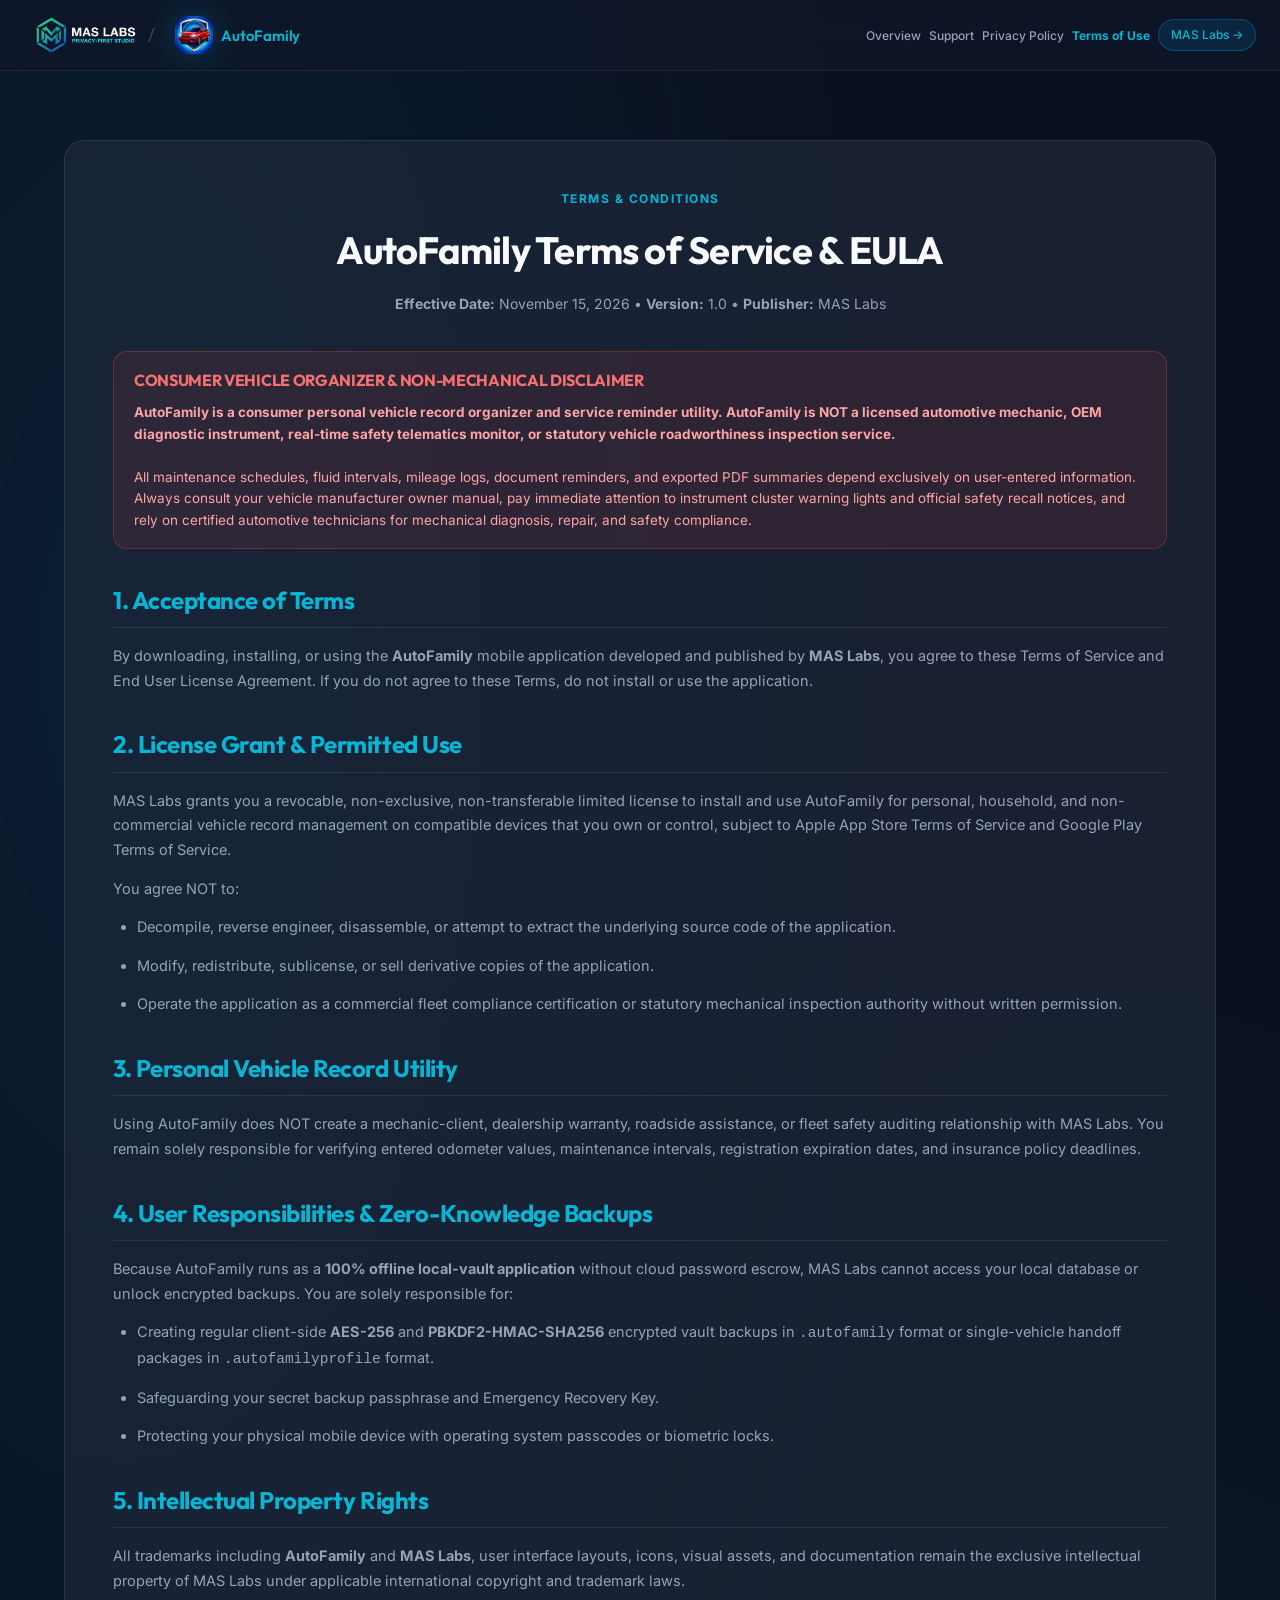
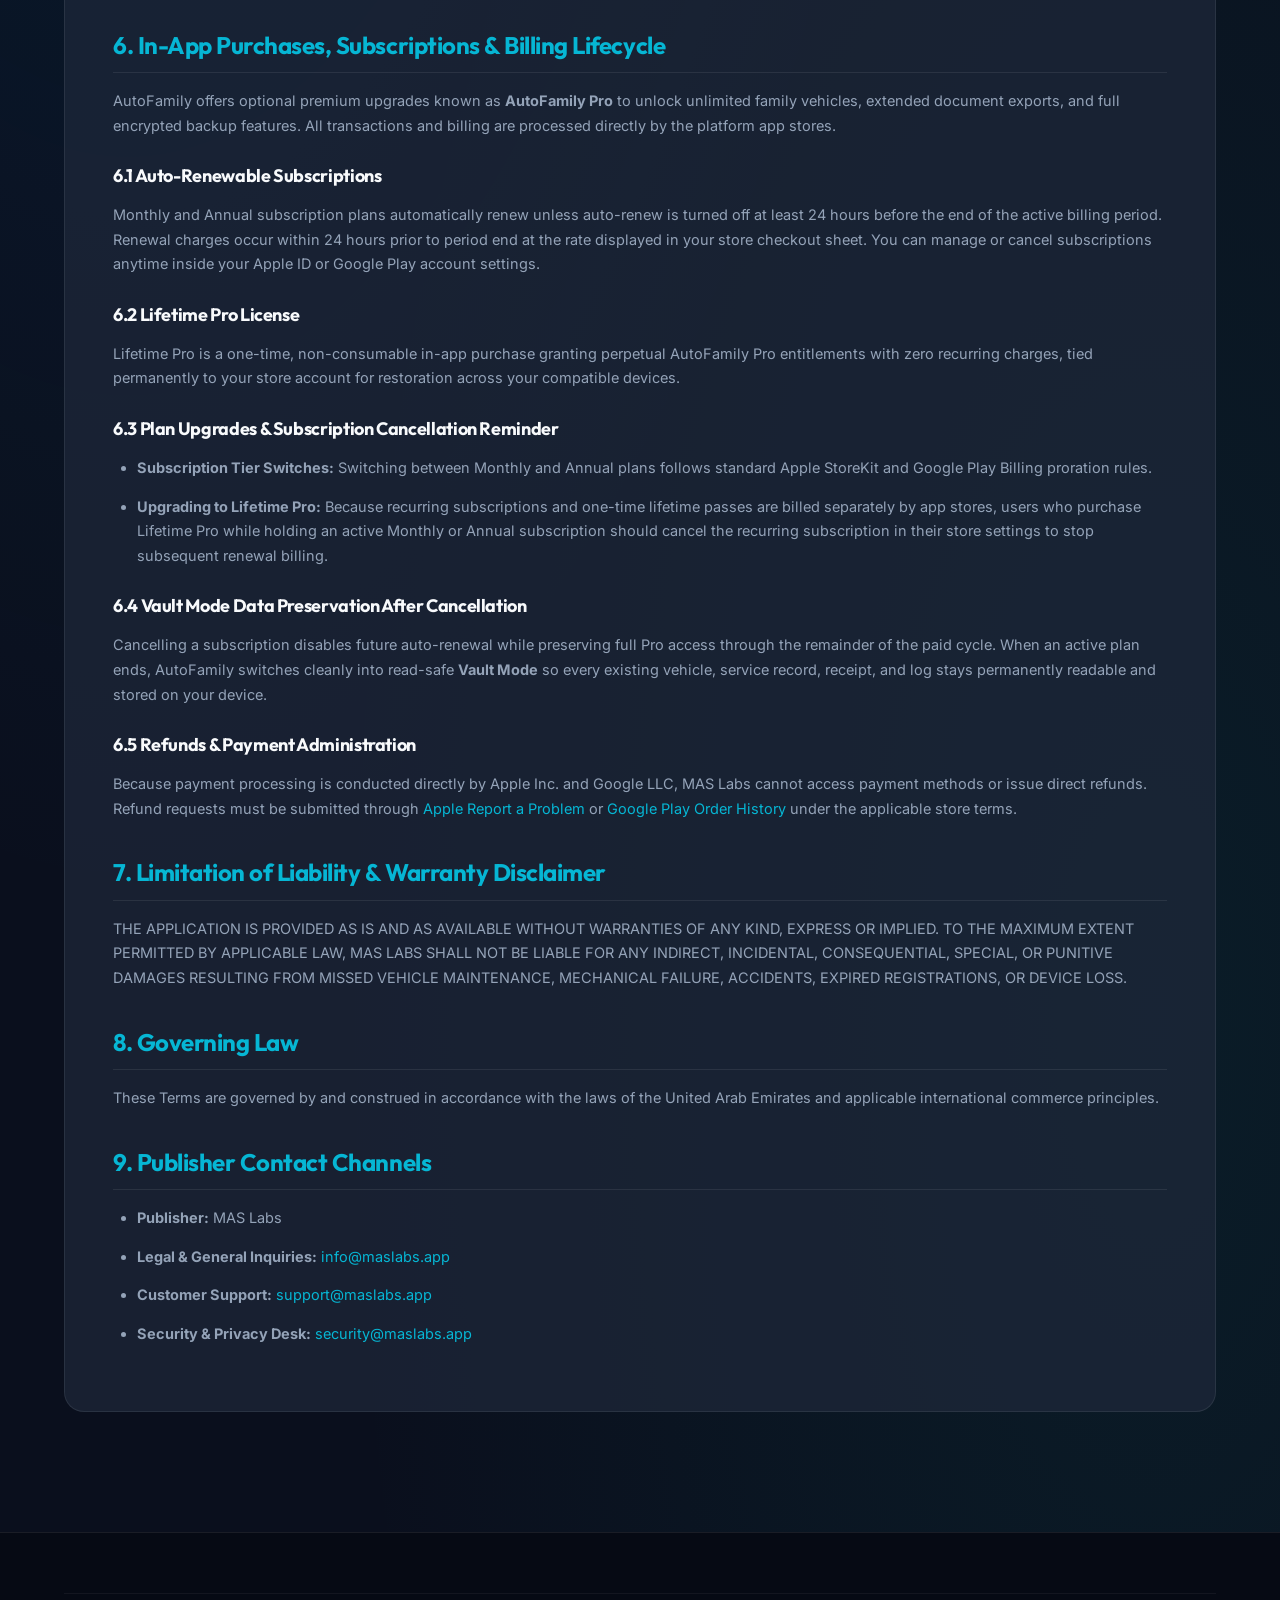
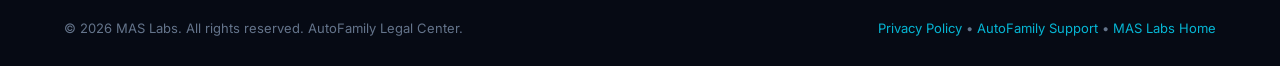
<file: autofamily/terms.html>
<!DOCTYPE html>
<html lang="en">
<head>
  <meta charset="UTF-8">
  <meta name="viewport" content="width=device-width, initial-scale=1.0">
  <title>Terms of Service &amp; Non-Mechanical Disclaimer | AutoFamily &amp; MAS Labs</title>
  <meta name="description" content="AutoFamily Terms of Service, End User License Agreement (EULA), and Consumer Vehicle Organizer Non-Mechanical Disclaimer by MAS Labs.">
  <meta name="robots" content="noindex, nofollow">
  <link rel="canonical" href="https://maslabs.app/autofamily/terms.html">

  <!-- Open Graph / Social Sharing -->
  <meta property="og:type" content="website">
  <meta property="og:site_name" content="MAS Labs">
  <meta property="og:title" content="AutoFamily Terms of Service &amp; EULA | MAS Labs">
  <meta property="og:description" content="AutoFamily Terms of Service, End User License Agreement, and Consumer Non-Mechanical Disclaimer by MAS Labs.">
  <meta property="og:url" content="https://maslabs.app/autofamily/terms.html">
  <meta property="og:image" content="https://maslabs.app/autofamily/assets/og-banner.png?v=2">
  <meta property="og:image:width" content="1200">
  <meta property="og:image:height" content="630">
  <meta property="og:locale" content="en_US">

  <!-- X / Twitter Card Meta Tags -->
  <meta name="twitter:card" content="summary_large_image">
  <meta name="twitter:title" content="AutoFamily Terms of Service &amp; EULA | MAS Labs">
  <meta name="twitter:description" content="AutoFamily Terms of Service, End User License Agreement, and Consumer Non-Mechanical Disclaimer.">
  <meta name="twitter:image" content="https://maslabs.app/autofamily/assets/og-banner.png?v=2">

  <!-- Favicons & App Icons -->
  <link rel="icon" type="image/png" sizes="32x32" href="/autofamily/assets/favicon-32x32.png?v=2">
  <link rel="icon" type="image/png" sizes="16x16" href="/autofamily/assets/favicon-16x16.png?v=2">
  <link rel="apple-touch-icon" sizes="180x180" href="/autofamily/assets/apple-touch-icon.png?v=2">

  <link rel="preconnect" href="https://fonts.googleapis.com">
  <link rel="preconnect" href="https://fonts.gstatic.com" crossorigin>
  <link href="https://fonts.googleapis.com/css2?family=Inter:wght@300;400;500;600;700&family=Outfit:wght@500;600;700;800&display=swap" rel="stylesheet">

  <link rel="stylesheet" href="/styles.css?v=276.1">
  <link rel="stylesheet" href="/autofamily/autofamily.css?v=2">
</head>
<body>

  <!-- Navigation Bar -->
  <header class="navbar">
    <div class="container nav-container">
      <a href="/autofamily/" class="logo" aria-label="MAS Labs / AutoFamily Home">
        <picture class="brand-picture">
          <source srcset="/assets/branding/mas_labs_horizontal_lockup_nav.webp?v=276.1" type="image/webp">
          <img src="/assets/branding/mas_labs_horizontal_lockup_nav.png?v=276.1" alt="MAS Labs - Privacy-First Studio" class="nav-brand-lockup" width="111" height="40" decoding="async">
        </picture>
        <span class="nav-brand-divider">/</span>
        <span class="nav-product-group">
          <picture class="brand-picture">
            <source srcset="/autofamily/assets/autofamily-icon-nav.webp?v=2" type="image/webp">
            <img src="/autofamily/assets/autofamily-icon-nav.png?v=2" alt="AutoFamily App Icon" class="nav-app-icon" width="28" height="28" decoding="async">
          </picture>
          <span class="nav-product-tag">AutoFamily</span>
        </span>
      </a>

      <ul class="nav-links">
        <li><a href="/autofamily/">Overview</a></li>
        <li><a href="/autofamily/#support">Support</a></li>
        <li><a href="/autofamily/privacy.html">Privacy Policy</a></li>
        <li><a href="/autofamily/terms.html" style="color: var(--primary-cyan); font-weight: 700;">Terms of Use</a></li>
        <li><a href="/" class="btn-nav">MAS Labs &rarr;</a></li>
      </ul>

      <button class="mobile-menu-btn" aria-label="Toggle navigation menu" aria-expanded="false">&#9776;</button>
    </div>
  </header>

  <main class="container" style="padding-top: 140px; padding-bottom: 80px;">
    <div class="legal-container">
      <div style="text-align: center; margin-bottom: 36px;">
        <span class="section-tag">Terms &amp; Conditions</span>
        <h1 style="font-size: clamp(28px, 4.5vw, 38px); margin-bottom: 12px;">AutoFamily Terms of Service &amp; EULA</h1>
        <p style="color: var(--text-secondary); font-size: 14px;">
          <strong>Effective Date:</strong> November 15, 2026 &bull; <strong>Version:</strong> 1.0 &bull; <strong>Publisher:</strong> MAS Labs
        </p>
      </div>

      <!-- Critical Consumer Non-Mechanical Disclaimer Box -->
      <div id="disclaimer" class="alert-box" style="background: rgba(239, 68, 68, 0.1); border-color: rgba(239, 68, 68, 0.3); color: #f87171;">
        <h2 style="color: #f87171; font-size: 16px; margin-bottom: 8px;">CONSUMER VEHICLE ORGANIZER &amp; NON-MECHANICAL DISCLAIMER</h2>
        <p style="color: #fca5a5; font-size: 13.5px; margin: 0; line-height: 1.6;">
          <strong>AutoFamily is a consumer personal vehicle record organizer and service reminder utility. AutoFamily is NOT a licensed automotive mechanic, OEM diagnostic instrument, real-time safety telematics monitor, or statutory vehicle roadworthiness inspection service.</strong><br><br>
          All maintenance schedules, fluid intervals, mileage logs, document reminders, and exported PDF summaries depend exclusively on user-entered information. Always consult your vehicle manufacturer owner manual, pay immediate attention to instrument cluster warning lights and official safety recall notices, and rely on certified automotive technicians for mechanical diagnosis, repair, and safety compliance.
        </p>
      </div>

      <div class="legal-content">
        <h2>1. Acceptance of Terms</h2>
        <p>
          By downloading, installing, or using the <strong>AutoFamily</strong> mobile application developed and published by <strong>MAS Labs</strong>, you agree to these Terms of Service and End User License Agreement. If you do not agree to these Terms, do not install or use the application.
        </p>

        <h2>2. License Grant &amp; Permitted Use</h2>
        <p>
          MAS Labs grants you a revocable, non-exclusive, non-transferable limited license to install and use AutoFamily for personal, household, and non-commercial vehicle record management on compatible devices that you own or control, subject to Apple App Store Terms of Service and Google Play Terms of Service.
        </p>
        <p>You agree NOT to:</p>
        <ul>
          <li>Decompile, reverse engineer, disassemble, or attempt to extract the underlying source code of the application.</li>
          <li>Modify, redistribute, sublicense, or sell derivative copies of the application.</li>
          <li>Operate the application as a commercial fleet compliance certification or statutory mechanical inspection authority without written permission.</li>
        </ul>

        <h2>3. Personal Vehicle Record Utility</h2>
        <p>
          Using AutoFamily does NOT create a mechanic-client, dealership warranty, roadside assistance, or fleet safety auditing relationship with MAS Labs. You remain solely responsible for verifying entered odometer values, maintenance intervals, registration expiration dates, and insurance policy deadlines.
        </p>

        <h2>4. User Responsibilities &amp; Zero-Knowledge Backups</h2>
        <p>
          Because AutoFamily runs as a <strong>100% offline local-vault application</strong> without cloud password escrow, MAS Labs cannot access your local database or unlock encrypted backups. You are solely responsible for:
        </p>
        <ul>
          <li>Creating regular client-side <strong>AES-256</strong> and <strong>PBKDF2-HMAC-SHA256</strong> encrypted vault backups in <code>.autofamily</code> format or single-vehicle handoff packages in <code>.autofamilyprofile</code> format.</li>
          <li>Safeguarding your secret backup passphrase and Emergency Recovery Key.</li>
          <li>Protecting your physical mobile device with operating system passcodes or biometric locks.</li>
        </ul>

        <h2>5. Intellectual Property Rights</h2>
        <p>
          All trademarks including <strong>AutoFamily</strong> and <strong>MAS Labs</strong>, user interface layouts, icons, visual assets, and documentation remain the exclusive intellectual property of MAS Labs under applicable international copyright and trademark laws.
        </p>

        <h2>6. In-App Purchases, Subscriptions &amp; Billing Lifecycle</h2>
        <p>
          AutoFamily offers optional premium upgrades known as <strong>AutoFamily Pro</strong> to unlock unlimited family vehicles, extended document exports, and full encrypted backup features. All transactions and billing are processed directly by the platform app stores.
        </p>

        <h3>6.1 Auto-Renewable Subscriptions</h3>
        <p>
          Monthly and Annual subscription plans automatically renew unless auto-renew is turned off at least 24 hours before the end of the active billing period. Renewal charges occur within 24 hours prior to period end at the rate displayed in your store checkout sheet. You can manage or cancel subscriptions anytime inside your Apple ID or Google Play account settings.
        </p>

        <h3>6.2 Lifetime Pro License</h3>
        <p>
          Lifetime Pro is a one-time, non-consumable in-app purchase granting perpetual AutoFamily Pro entitlements with zero recurring charges, tied permanently to your store account for restoration across your compatible devices.
        </p>

        <h3>6.3 Plan Upgrades &amp; Subscription Cancellation Reminder</h3>
        <ul>
          <li><strong>Subscription Tier Switches:</strong> Switching between Monthly and Annual plans follows standard Apple StoreKit and Google Play Billing proration rules.</li>
          <li><strong>Upgrading to Lifetime Pro:</strong> Because recurring subscriptions and one-time lifetime passes are billed separately by app stores, users who purchase Lifetime Pro while holding an active Monthly or Annual subscription should cancel the recurring subscription in their store settings to stop subsequent renewal billing.</li>
        </ul>

        <h3>6.4 Vault Mode Data Preservation After Cancellation</h3>
        <p>
          Cancelling a subscription disables future auto-renewal while preserving full Pro access through the remainder of the paid cycle. When an active plan ends, AutoFamily switches cleanly into read-safe <strong>Vault Mode</strong> so every existing vehicle, service record, receipt, and log stays permanently readable and stored on your device.
        </p>

        <h3>6.5 Refunds &amp; Payment Administration</h3>
        <p>
          Because payment processing is conducted directly by Apple Inc. and Google LLC, MAS Labs cannot access payment methods or issue direct refunds. Refund requests must be submitted through <a href="https://reportaproblem.apple.com" target="_blank" rel="noopener noreferrer">Apple Report a Problem</a> or <a href="https://play.google.com/store/account/orderhistory" target="_blank" rel="noopener noreferrer">Google Play Order History</a> under the applicable store terms.
        </p>

        <h2>7. Limitation of Liability &amp; Warranty Disclaimer</h2>
        <p>
          THE APPLICATION IS PROVIDED AS IS AND AS AVAILABLE WITHOUT WARRANTIES OF ANY KIND, EXPRESS OR IMPLIED. TO THE MAXIMUM EXTENT PERMITTED BY APPLICABLE LAW, MAS LABS SHALL NOT BE LIABLE FOR ANY INDIRECT, INCIDENTAL, CONSEQUENTIAL, SPECIAL, OR PUNITIVE DAMAGES RESULTING FROM MISSED VEHICLE MAINTENANCE, MECHANICAL FAILURE, ACCIDENTS, EXPIRED REGISTRATIONS, OR DEVICE LOSS.
        </p>

        <h2>8. Governing Law</h2>
        <p>
          These Terms are governed by and construed in accordance with the laws of the United Arab Emirates and applicable international commerce principles.
        </p>

        <h2>9. Publisher Contact Channels</h2>
        <ul>
          <li><strong>Publisher:</strong> MAS Labs</li>
          <li><strong>Legal &amp; General Inquiries:</strong> <a href="mailto:info@maslabs.app">info@maslabs.app</a></li>
          <li><strong>Customer Support:</strong> <a href="mailto:support@maslabs.app">support@maslabs.app</a></li>
          <li><strong>Security &amp; Privacy Desk:</strong> <a href="mailto:security@maslabs.app">security@maslabs.app</a></li>
        </ul>
      </div>
    </div>
  </main>

  <!-- Footer -->
  <footer class="footer">
    <div class="container">
      <div class="footer-bottom">
        <div>&copy; 2026 MAS Labs. All rights reserved. AutoFamily Legal Center.</div>
        <div><a href="/autofamily/privacy.html">Privacy Policy</a> &bull; <a href="/autofamily/">AutoFamily Support</a> &bull; <a href="/">MAS Labs Home</a></div>
      </div>
    </div>
  </footer>

  <script src="/autofamily/autofamily.js?v=2" defer></script>
</body>
</html>
</file>
<file: styles.css>
/* ==========================================================================
   🏥 MAS Labs & MediFamily - Premium Health-Tech Design System
   ========================================================================== */

:root {
  --bg-primary: #0a0f1d;
  --bg-secondary: #0f172a;
  --bg-card: rgba(30, 41, 59, 0.7);
  --bg-glass: rgba(15, 23, 42, 0.75);
  
  --text-primary: #f8fafc;
  --text-secondary: #94a3b8;
  --text-muted: #64748b;
  
  --primary-blue: #0284c7;
  --primary-cyan: #06b6d4;
  --primary-teal: #0d9488;
  --accent-emerald: #10b981;
  --accent-amber: #f59e0b;
  
  --border-glass: rgba(255, 255, 255, 0.08);
  --border-hover: rgba(14, 165, 233, 0.4);
  
  --gradient-hero: linear-gradient(135deg, #0284c7 0%, #06b6d4 50%, #0d9488 100%);
  --gradient-card: linear-gradient(180deg, rgba(30, 41, 59, 0.8) 0%, rgba(15, 23, 42, 0.9) 100%);
  --gradient-glow: radial-gradient(circle at 50% 0%, rgba(2, 132, 199, 0.15), transparent 70%);
  
  --shadow-sm: 0 2px 8px rgba(0, 0, 0, 0.3);
  --shadow-md: 0 8px 24px rgba(0, 0, 0, 0.4);
  --shadow-lg: 0 16px 40px rgba(0, 0, 0, 0.6);
  --shadow-glow: 0 0 30px rgba(6, 182, 212, 0.25);
  
  --radius-sm: 8px;
  --radius-md: 14px;
  --radius-lg: 20px;
  --radius-full: 9999px;
  
  --transition: all 0.3s cubic-bezier(0.4, 0, 0.2, 1);
}

/* Reset & Base Setup */
*, *::before, *::after {
  box-sizing: border-box;
  margin: 0;
  padding: 0;
}

html {
  scroll-behavior: smooth;
  font-family: 'Inter', -apple-system, BlinkMacSystemFont, 'Segoe UI', Roboto, sans-serif;
  background-color: var(--bg-primary);
  color: var(--text-primary);
  line-height: 1.6;
}

body {
  overflow-x: hidden;
  background: var(--bg-primary);
  background-image: 
    radial-gradient(at 10% 20%, rgba(2, 132, 199, 0.12) 0px, transparent 50%),
    radial-gradient(at 90% 80%, rgba(13, 148, 136, 0.1) 0px, transparent 50%);
  min-height: 100vh;
}

/* Container */
.container {
  max-width: 1200px;
  margin: 0 auto;
  padding: 0 24px;
}

/* Typography */
h1, h2, h3, h4 {
  font-family: 'Outfit', sans-serif;
  font-weight: 700;
  color: var(--text-primary);
  letter-spacing: -0.02em;
}

a {
  color: var(--primary-cyan);
  text-decoration: none;
  transition: var(--transition);
}

a:hover {
  color: var(--primary-blue);
}

/* ==========================================================================
   Navigation Bar
   ========================================================================== */
.navbar {
  position: fixed;
  top: 0;
  left: 0;
  right: 0;
  z-index: 1000;
  background: var(--bg-glass);
  backdrop-filter: blur(16px);
  -webkit-backdrop-filter: blur(16px);
  border-bottom: 1px solid var(--border-glass);
  padding: 16px 0;
  transition: var(--transition);
}

.nav-container {
  display: flex;
  justify-content: space-between;
  align-items: center;
  max-width: 1440px;
  width: 100%;
  margin: 0 auto;
  padding: 0 24px;
}

.logo {
  display: flex;
  align-items: center;
  gap: 12px;
  font-size: 20px;
  font-weight: 800;
  font-family: 'Outfit', sans-serif;
  color: var(--text-primary);
  flex-shrink: 0;
}

picture.brand-picture {
  display: contents;
}

.logo-icon {
  width: 38px;
  height: 38px;
  background: var(--gradient-hero);
  border-radius: var(--radius-md);
  display: flex;
  align-items: center;
  justify-content: center;
  font-size: 20px;
  box-shadow: var(--shadow-glow);
}

.nav-logo-img,
.logo img:not(.nav-brand-lockup):not(.footer-brand-lockup) {
  width: 38px !important;
  height: 38px !important;
  max-width: 38px !important;
  max-height: 38px !important;
  min-width: 38px !important;
  min-height: 38px !important;
  border-radius: var(--radius-md);
  box-shadow: var(--shadow-glow);
  object-fit: cover;
  display: block;
  flex-shrink: 0;
}

.nav-brand-lockup {
  height: 40px !important;
  width: auto !important;
  max-width: 128px !important;
  min-width: unset !important;
  min-height: unset !important;
  border-radius: 0 !important;
  box-shadow: none !important;
  object-fit: contain !important;
  display: block;
  flex-shrink: 0;
}

.nav-brand-divider {
  color: rgba(255, 255, 255, 0.25);
  font-weight: 300;
  font-size: 18px;
  line-height: 1;
  user-select: none;
}

.nav-product-group {
  display: inline-flex;
  align-items: center;
  gap: 8px;
}

.nav-app-icon {
  width: 28px !important;
  height: 28px !important;
  max-width: 28px !important;
  max-height: 28px !important;
  min-width: 28px !important;
  min-height: 28px !important;
  border-radius: 7px;
  box-shadow: 0 2px 8px rgba(6, 182, 212, 0.3);
  object-fit: cover;
  display: block;
  flex-shrink: 0;
}

.footer-app-icon {
  width: 24px !important;
  height: 24px !important;
  max-width: 24px !important;
  max-height: 24px !important;
  min-width: 24px !important;
  min-height: 24px !important;
  border-radius: 6px;
  box-shadow: 0 2px 6px rgba(6, 182, 212, 0.25);
  object-fit: cover;
  display: block;
  flex-shrink: 0;
}

.hero-brand-icon-wrapper {
  display: flex;
  justify-content: center;
  margin-bottom: 22px;
}

.hero-app-icon {
  width: 84px;
  height: 84px;
  border-radius: 20px;
  box-shadow: 0 12px 36px rgba(6, 182, 212, 0.35), 0 0 0 1px rgba(255, 255, 255, 0.12);
  transition: transform 0.3s ease, box-shadow 0.3s ease;
  display: block;
}

.hero-app-icon:hover {
  transform: translateY(-4px) scale(1.02);
  box-shadow: 0 16px 44px rgba(6, 182, 212, 0.45), 0 0 0 1px rgba(0, 245, 160, 0.3);
}

.nav-product-tag {
  font-size: 15px;
  font-weight: 600;
  color: var(--primary-cyan);
  letter-spacing: -0.2px;
  line-height: 1;
  white-space: nowrap;
}

.footer-brand-lockup {
  height: 34px !important;
  width: auto !important;
  max-width: 108px !important;
  min-width: unset !important;
  min-height: unset !important;
  border-radius: 0 !important;
  box-shadow: none !important;
  object-fit: contain !important;
  display: block;
  flex-shrink: 0;
}

.nav-links {
  display: flex;
  align-items: center;
  gap: 12px;
  list-style: none;
  white-space: nowrap;
  flex-shrink: 0;
}

.nav-links li {
  white-space: nowrap;
  flex-shrink: 0;
}

.nav-links a {
  color: var(--text-secondary);
  font-weight: 500;
  font-size: 13px;
  white-space: nowrap;
  transition: var(--transition);
}

.nav-links a:hover {
  color: var(--text-primary);
}

.btn-nav {
  padding: 6px 14px;
  background: rgba(2, 132, 199, 0.15);
  border: 1px solid rgba(2, 132, 199, 0.4);
  color: var(--primary-cyan) !important;
  border-radius: var(--radius-full);
  transition: var(--transition);
  white-space: nowrap !important;
  flex-shrink: 0 !important;
  display: inline-flex;
  align-items: center;
  justify-content: center;
  font-size: 12.5px;
  font-weight: 600;
}

.btn-nav:hover {
  background: var(--primary-blue);
  color: #ffffff !important;
  border-color: var(--primary-blue);
  box-shadow: var(--shadow-glow);
}

.mobile-menu-btn {
  display: none;
  background: none;
  border: none;
  color: var(--text-primary);
  font-size: 24px;
  cursor: pointer;
}

/* ==========================================================================
   Hero Section
   ========================================================================== */
.hero {
  padding: 160px 0 100px;
  text-align: center;
  position: relative;
}

.badge-pill {
  display: inline-flex;
  align-items: center;
  gap: 8px;
  padding: 6px 16px;
  background: rgba(6, 182, 212, 0.1);
  border: 1px solid rgba(6, 182, 212, 0.3);
  border-radius: var(--radius-full);
  font-size: 13px;
  font-weight: 600;
  color: var(--primary-cyan);
  margin-bottom: 24px;
  box-shadow: 0 0 20px rgba(6, 182, 212, 0.1);
}

.hero-title {
  font-size: 54px;
  line-height: 1.15;
  margin-bottom: 20px;
  max-width: 860px;
  margin-left: auto;
  margin-right: auto;
}

.gradient-text {
  background: var(--gradient-hero);
  -webkit-background-clip: text;
  background-clip: text;
  -webkit-text-fill-color: transparent;
}

.hero-subtitle {
  font-size: 19px;
  color: var(--text-secondary);
  max-width: 680px;
  margin: 0 auto 36px;
  font-weight: 400;
}

/* CTA Download Buttons */
.hero-cta {
  display: flex;
  justify-content: center;
  align-items: center;
  gap: 16px;
  flex-wrap: wrap;
  margin-bottom: 50px;
}

.store-btn {
  display: inline-flex;
  align-items: center;
  gap: 12px;
  padding: 12px 18px;
  width: 276px;
  max-width: 100%;
  min-height: 66px;
  box-sizing: border-box;
  background: var(--bg-card);
  border: 1px solid var(--border-glass);
  border-radius: var(--radius-md);
  color: var(--text-primary);
  text-align: left;
  transition: var(--transition);
  cursor: pointer;
  box-shadow: var(--shadow-md);
  text-decoration: none;
  font-family: inherit;
  appearance: none;
  -webkit-appearance: none;
}

.store-btn:hover {
  border-color: var(--primary-cyan);
  transform: translateY(-2px);
  box-shadow: var(--shadow-glow);
  color: var(--text-primary);
}

.store-btn-icon {
  font-size: 26px;
  display: flex;
  align-items: center;
  justify-content: center;
  flex-shrink: 0;
}

.store-svg-icon {
  width: 26px;
  height: 26px;
  flex-shrink: 0;
  display: block;
}

.store-btn-text {
  display: flex;
  flex-direction: column;
  justify-content: center;
  min-width: 0;
}

.store-btn-text span {
  display: block;
  font-size: 11px;
  color: var(--text-muted);
  text-transform: uppercase;
  letter-spacing: 0.5px;
  line-height: 1.2;
}

.store-btn-text strong {
  display: inline-flex;
  align-items: center;
  font-size: 15px;
  font-weight: 700;
  line-height: 1.2;
  margin-top: 2px;
  white-space: nowrap;
}

.coming-soon-badge {
  display: inline-flex;
  align-items: center;
  justify-content: center;
  background: rgba(245, 158, 11, 0.2);
  color: var(--accent-amber);
  font-size: 9.5px;
  font-weight: 700;
  padding: 2px 6px;
  border-radius: 4px;
  margin-left: 6px;
  border: 1px solid rgba(245, 158, 11, 0.4);
  line-height: 1.2;
  letter-spacing: 0.3px;
  text-transform: uppercase;
  white-space: nowrap;
  vertical-align: middle;
  flex-shrink: 0;
}

/* Hero Showcase Cards */
.hero-stats {
  display: grid;
  grid-template-columns: repeat(3, 1fr);
  gap: 20px;
  max-width: 800px;
  margin: 0 auto;
}

.stat-card {
  background: var(--gradient-card);
  border: 1px solid var(--border-glass);
  border-radius: var(--radius-md);
  padding: 20px;
  backdrop-filter: blur(10px);
}

.stat-icon {
  font-size: 24px;
  margin-bottom: 8px;
}

.stat-title {
  font-size: 15px;
  font-weight: 700;
  color: var(--text-primary);
  margin-bottom: 4px;
}

.stat-desc {
  font-size: 12px;
  color: var(--text-secondary);
}

/* ==========================================================================
   Features Section
   ========================================================================== */
.section {
  padding: 90px 0;
}

.section-header {
  text-align: center;
  max-width: 640px;
  margin: 0 auto 60px;
}

.section-tag {
  font-size: 12px;
  font-weight: 700;
  color: var(--primary-cyan);
  text-transform: uppercase;
  letter-spacing: 1.5px;
  margin-bottom: 12px;
  display: block;
}

.section-title {
  font-size: 36px;
  margin-bottom: 16px;
}

.section-desc {
  font-size: 16px;
  color: var(--text-secondary);
}

.features-grid {
  display: grid;
  grid-template-columns: repeat(3, 1fr);
  gap: 24px;
}

.feature-card {
  background: var(--gradient-card);
  border: 1px solid var(--border-glass);
  border-radius: var(--radius-lg);
  padding: 32px 24px;
  transition: var(--transition);
  position: relative;
  overflow: hidden;
}

.feature-card::before {
  content: '';
  position: absolute;
  top: 0;
  left: 0;
  right: 0;
  height: 3px;
  background: var(--gradient-hero);
  opacity: 0;
  transition: var(--transition);
}

.feature-card:hover {
  transform: translateY(-4px);
  border-color: var(--border-hover);
  box-shadow: var(--shadow-glow);
}

.feature-card:hover::before {
  opacity: 1;
}

.feature-icon-box {
  width: 52px;
  height: 52px;
  border-radius: var(--radius-md);
  background: rgba(2, 132, 199, 0.15);
  border: 1px solid rgba(2, 132, 199, 0.3);
  display: flex;
  align-items: center;
  justify-content: center;
  font-size: 24px;
  margin: 0 auto 16px auto;
}

.card-number {
  position: absolute;
  top: 20px;
  right: 20px;
  font-family: 'Outfit', sans-serif;
  font-size: 12px;
  font-weight: 700;
  color: var(--text-muted);
  background: rgba(255, 255, 255, 0.04);
  border: 1px solid rgba(255, 255, 255, 0.08);
  padding: 3px 9px;
  border-radius: var(--radius-full);
  letter-spacing: 0.5px;
  transition: var(--transition);
  user-select: none;
}

.feature-card:hover .card-number {
  color: var(--primary-cyan);
  background: rgba(6, 182, 212, 0.12);
  border-color: rgba(6, 182, 212, 0.35);
  box-shadow: 0 0 12px rgba(6, 182, 212, 0.2);
}

.card-pill {
  display: block;
  width: fit-content;
  margin: 0 auto 12px auto;
  text-align: center;
  font-size: 10.5px;
  font-weight: 700;
  color: var(--primary-cyan);
  background: rgba(2, 132, 199, 0.12);
  border: 1px solid rgba(2, 132, 199, 0.25);
  border-radius: 4px;
  padding: 2px 7px;
  text-transform: uppercase;
  letter-spacing: 0.5px;
}

.feature-title {
  text-align: center;
  font-size: 18px;
  margin-bottom: 16px;
  padding-bottom: 16px;
  border-bottom: 1px solid rgba(255, 255, 255, 0.08);
  transition: border-color 0.25s ease;
}

.feature-card:hover .feature-title {
  border-color: rgba(6, 182, 212, 0.25);
}

.feature-text {
  text-align: left;
  font-size: 13.5px;
  color: var(--text-secondary);
  line-height: 1.6;
}

/* ==========================================================================
   Security Architecture Section
   ========================================================================== */
.security-box {
  background: linear-gradient(135deg, rgba(15, 23, 42, 0.9) 0%, rgba(30, 41, 59, 0.8) 100%);
  border: 1px solid rgba(14, 165, 233, 0.3);
  border-radius: var(--radius-lg);
  padding: 48px;
  box-shadow: var(--shadow-lg);
}

.security-grid {
  display: grid;
  grid-template-columns: 1fr 1fr;
  gap: 40px;
  align-items: center;
}

.security-list {
  list-style: none;
  margin-top: 24px;
}

.security-list li {
  display: flex;
  align-items: flex-start;
  gap: 12px;
  margin-bottom: 18px;
  font-size: 14.5px;
  color: var(--text-secondary);
}

.security-list li strong {
  color: var(--text-primary);
}

.shield-badge {
  font-size: 18px;
  color: var(--accent-emerald);
}

/* ==========================================================================
   Legal & Documents Layout (Privacy & Terms)
   ========================================================================== */
.legal-container {
  background: var(--bg-card);
  border: 1px solid var(--border-glass);
  border-radius: var(--radius-lg);
  padding: 48px;
  margin-bottom: 40px;
}

.legal-content h2 {
  font-size: 24px;
  margin: 32px 0 16px;
  color: var(--primary-cyan);
  border-bottom: 1px solid var(--border-glass);
  padding-bottom: 8px;
}

.legal-content h3 {
  font-size: 18px;
  margin: 24px 0 12px;
  color: var(--text-primary);
}

.legal-content p, .legal-content li {
  font-size: 14.5px;
  color: var(--text-secondary);
  margin-bottom: 14px;
  line-height: 1.7;
}

.legal-content ul {
  padding-left: 24px;
  margin-bottom: 16px;
}

.alert-box {
  background: rgba(245, 158, 11, 0.1);
  border: 1px solid rgba(245, 158, 11, 0.3);
  border-radius: var(--radius-md);
  padding: 16px 20px;
  margin: 20px 0;
  color: #fbbf24;
  font-size: 14px;
}

/* ==========================================================================
   Contact Section
   ========================================================================== */
.contact-grid {
  display: grid;
  grid-template-columns: repeat(3, 1fr);
  gap: 24px;
}

.contact-card {
  background: var(--gradient-card);
  border: 1px solid var(--border-glass);
  border-radius: var(--radius-md);
  padding: 28px;
  text-align: center;
  transition: var(--transition);
}

.contact-card:hover {
  border-color: var(--primary-cyan);
  transform: translateY(-4px);
}

.contact-card-icon {
  font-size: 32px;
  margin-bottom: 14px;
}

.contact-card h3 {
  font-size: 17px;
  margin-bottom: 8px;
}

.contact-card p {
  font-size: 13px;
  color: var(--text-secondary);
  margin-bottom: 16px;
}

.email-pill {
  display: inline-flex;
  align-items: center;
  gap: 8px;
  padding: 8px 16px;
  background: rgba(2, 132, 199, 0.15);
  border: 1px solid rgba(2, 132, 199, 0.3);
  border-radius: var(--radius-full);
  color: var(--primary-cyan);
  font-weight: 600;
  font-size: 13px;
  cursor: pointer;
  transition: var(--transition);
}

.email-pill:hover {
  background: var(--primary-blue);
  color: #ffffff;
}

/* ==========================================================================
   Modal Dialog ("Coming Soon")
   ========================================================================== */
.modal-overlay {
  position: fixed;
  top: 0;
  left: 0;
  right: 0;
  bottom: 0;
  background: rgba(10, 15, 29, 0.85);
  backdrop-filter: blur(8px);
  display: none;
  align-items: center;
  justify-content: center;
  z-index: 2000;
  padding: 20px;
}

.modal-overlay.active {
  display: flex;
  animation: fadeIn 0.25s ease-out;
}

.modal-box {
  background: var(--bg-secondary);
  border: 1px solid rgba(14, 165, 233, 0.4);
  border-radius: var(--radius-lg);
  max-width: 480px;
  width: 100%;
  padding: 36px 28px;
  text-align: center;
  box-shadow: var(--shadow-lg);
  position: relative;
  animation: scaleUp 0.25s cubic-bezier(0.175, 0.885, 0.32, 1.275);
}

.modal-close {
  position: absolute;
  top: 16px;
  right: 16px;
  background: none;
  border: none;
  color: var(--text-muted);
  font-size: 24px;
  cursor: pointer;
}

.modal-icon {
  font-size: 48px;
  margin-bottom: 16px;
}

.modal-title {
  font-size: 22px;
  margin-bottom: 12px;
}

.modal-desc {
  font-size: 14px;
  color: var(--text-secondary);
  margin-bottom: 24px;
  line-height: 1.6;
}

/* ==========================================================================
   Footer
   ========================================================================== */
.footer {
  background: #060a14;
  border-top: 1px solid var(--border-glass);
  padding: 60px 0 30px;
  color: var(--text-muted);
  font-size: 13px;
}

.footer-grid {
  display: grid;
  grid-template-columns: 2fr 1fr 1fr 1.2fr;
  gap: 32px;
  margin-bottom: 40px;
}

.footer-col h4 {
  font-size: 14px;
  color: var(--text-primary);
  margin-bottom: 16px;
  text-transform: uppercase;
  letter-spacing: 1px;
}

.footer-links {
  list-style: none;
}

.footer-links li {
  margin-bottom: 10px;
}

.footer-links a {
  color: var(--text-secondary);
}

.footer-links a:hover {
  color: var(--text-primary);
}

.footer-bottom {
  border-top: 1px solid rgba(255, 255, 255, 0.05);
  padding-top: 24px;
  display: flex;
  justify-content: space-between;
  align-items: center;
  flex-wrap: wrap;
  gap: 16px;
}

/* Toast Notification */
.toast {
  position: fixed;
  bottom: 24px;
  right: 24px;
  background: var(--primary-blue);
  color: #ffffff;
  padding: 12px 20px;
  border-radius: var(--radius-md);
  font-size: 14px;
  font-weight: 600;
  box-shadow: var(--shadow-md);
  transform: translateY(100px);
  opacity: 0;
  transition: var(--transition);
  z-index: 3000;
}

.toast.show {
  transform: translateY(0);
  opacity: 1;
}

/* ==========================================================================
   Pricing & Monetization Section (Rich Glassmorphic 4-Card Design)
   ========================================================================== */
.pricing-promo-banner {
  display: flex;
  align-items: center;
  justify-content: center;
  gap: 10px;
  max-width: 720px;
  margin: 0 auto 40px;
  padding: 12px 24px;
  background: linear-gradient(135deg, rgba(245, 158, 11, 0.15), rgba(239, 68, 68, 0.12));
  border: 1px solid rgba(245, 158, 11, 0.4);
  border-radius: var(--radius-full);
  box-shadow: 0 0 25px rgba(245, 158, 11, 0.15);
  animation: pulsePromo 3s ease-in-out infinite;
}

@keyframes pulsePromo {
  0%, 100% { transform: scale(1); box-shadow: 0 0 20px rgba(245, 158, 11, 0.15); }
  50% { transform: scale(1.015); box-shadow: 0 0 30px rgba(245, 158, 11, 0.28); }
}

.promo-fire-icon {
  font-size: 20px;
}

.promo-banner-text {
  font-size: 13.5px;
  font-weight: 700;
  color: #fbbf24;
  letter-spacing: 0.5px;
  text-transform: uppercase;
}

.pricing-grid {
  display: grid;
  grid-template-columns: repeat(4, 1fr);
  gap: 24px;
  margin-bottom: 60px;
  align-items: stretch;
}

.pricing-card {
  background: var(--bg-card);
  border: 1px solid var(--border-glass);
  border-radius: var(--radius-lg);
  padding: 32px 24px;
  display: flex;
  flex-direction: column;
  position: relative;
  transition: var(--transition);
  backdrop-filter: blur(12px);
}

.pricing-card:hover {
  transform: translateY(-6px);
  border-color: rgba(6, 182, 212, 0.4);
  box-shadow: var(--shadow-glow);
}

.pricing-card-featured {
  background: linear-gradient(180deg, rgba(15, 23, 42, 0.9), rgba(30, 27, 75, 0.8));
  border: 2px solid #f59e0b;
  box-shadow: 0 10px 40px rgba(245, 158, 11, 0.18);
}

.pricing-card-featured:hover {
  transform: translateY(-6px);
  border-color: #fbbf24;
  box-shadow: 0 15px 50px rgba(245, 158, 11, 0.28);
}

.pricing-card-lifetime {
  background: linear-gradient(180deg, rgba(15, 23, 42, 0.9), rgba(49, 16, 80, 0.7));
  border: 1.5px solid #a855f7;
  box-shadow: 0 10px 35px rgba(168, 85, 247, 0.15);
}

.pricing-card-lifetime:hover {
  border-color: #c084fc;
  box-shadow: 0 15px 45px rgba(168, 85, 247, 0.25);
}

.popular-ribbon {
  position: absolute;
  top: -14px;
  left: 50%;
  transform: translateX(-50%);
  background: linear-gradient(135deg, #f59e0b, #d97706);
  color: #0f172a;
  font-size: 11px;
  font-weight: 800;
  padding: 4px 14px;
  border-radius: var(--radius-full);
  letter-spacing: 0.5px;
  box-shadow: 0 4px 12px rgba(245, 158, 11, 0.4);
  white-space: nowrap;
}

.ribbon-purple {
  background: linear-gradient(135deg, #a855f7, #7e22ce);
  color: #ffffff;
  box-shadow: 0 4px 12px rgba(168, 85, 247, 0.4);
}

.pricing-header {
  text-align: center;
  margin-bottom: 20px;
}

.pricing-icon {
  font-size: 32px;
  margin-bottom: 12px;
}

.pricing-pill {
  display: inline-block;
  font-size: 11px;
  font-weight: 700;
  text-transform: uppercase;
  letter-spacing: 0.5px;
  color: var(--primary-cyan);
  background: rgba(6, 182, 212, 0.12);
  border: 1px solid rgba(6, 182, 212, 0.25);
  padding: 3px 10px;
  border-radius: var(--radius-full);
  margin-bottom: 10px;
}

.pill-gold {
  color: #fbbf24;
  background: rgba(245, 158, 11, 0.15);
  border-color: rgba(245, 158, 11, 0.3);
}

.pill-purple {
  color: #c084fc;
  background: rgba(168, 85, 247, 0.15);
  border-color: rgba(168, 85, 247, 0.3);
}

.pricing-tier-name {
  font-size: 20px;
  font-weight: 700;
  margin-bottom: 6px;
  color: var(--text-primary);
}

.pricing-tier-desc {
  font-size: 13px;
  color: var(--text-secondary);
  line-height: 1.4;
  min-height: 36px;
}

.pricing-price-box {
  text-align: center;
  padding: 16px 0;
  border-top: 1px solid rgba(255, 255, 255, 0.08);
  border-bottom: 1px solid rgba(255, 255, 255, 0.08);
  margin-bottom: 20px;
}

.pricing-price-row {
  display: flex;
  align-items: baseline;
  justify-content: center;
  gap: 6px;
  flex-wrap: wrap;
}

.price-strikethrough {
  font-size: 16px;
  color: #ef4444;
  text-decoration: line-through;
  font-weight: 600;
  opacity: 0.85;
}

.price-val {
  font-size: 32px;
  font-weight: 800;
  font-family: var(--font-heading);
  color: var(--text-primary);
}

.gradient-gold {
  background: linear-gradient(135deg, #fbbf24, #f59e0b);
  -webkit-background-clip: text;
  background-clip: text;
  -webkit-text-fill-color: transparent;
}

.gradient-purple {
  background: linear-gradient(135deg, #e9d5ff, #c084fc);
  -webkit-background-clip: text;
  background-clip: text;
  -webkit-text-fill-color: transparent;
}

.price-period {
  font-size: 13px;
  color: var(--text-muted);
  font-weight: 500;
}

.pricing-subtext {
  display: block;
  font-size: 11.5px;
  color: var(--text-secondary);
  margin-top: 4px;
}

.pricing-features-list {
  list-style: none;
  margin-bottom: 24px;
  flex-grow: 1;
}

.pricing-features-list li {
  font-size: 13px;
  color: var(--text-secondary);
  margin-bottom: 11px;
  line-height: 1.4;
  display: flex;
  align-items: flex-start;
  gap: 8px;
}

.pricing-features-list li strong {
  color: var(--text-primary);
}

.check-icon {
  color: var(--primary-cyan);
  font-weight: 800;
  font-size: 13px;
  flex-shrink: 0;
}

.gold-check {
  color: #fbbf24;
}

.purple-check {
  color: #c084fc;
}

.pricing-btn {
  width: 100%;
  padding: 12px 16px;
  border-radius: var(--radius-md);
  font-size: 14px;
  font-weight: 700;
  cursor: pointer;
  transition: var(--transition);
  border: none;
}

.btn-secondary {
  background: rgba(255, 255, 255, 0.07);
  color: var(--text-primary);
  border: 1px solid var(--border-glass);
}

.btn-secondary:hover {
  background: rgba(6, 182, 212, 0.15);
  border-color: var(--primary-cyan);
  color: #ffffff;
}

.btn-gold {
  background: linear-gradient(135deg, #f59e0b, #d97706);
  color: #0f172a;
  box-shadow: 0 4px 16px rgba(245, 158, 11, 0.3);
}

.btn-gold:hover {
  background: linear-gradient(135deg, #fbbf24, #f59e0b);
  box-shadow: 0 6px 20px rgba(245, 158, 11, 0.45);
  transform: translateY(-2px);
}

.btn-purple {
  background: linear-gradient(135deg, #a855f7, #7e22ce);
  color: #ffffff;
  box-shadow: 0 4px 16px rgba(168, 85, 247, 0.3);
}

.btn-purple:hover {
  background: linear-gradient(135deg, #c084fc, #a855f7);
  box-shadow: 0 6px 20px rgba(168, 85, 247, 0.45);
  transform: translateY(-2px);
}

/* 4-Pillar Fair Pricing Pledge */
.pricing-pledge-box {
  background: rgba(15, 23, 42, 0.6);
  border: 1px solid var(--border-glass);
  border-radius: var(--radius-lg);
  padding: 32px;
  backdrop-filter: blur(16px);
}

.pledge-grid {
  display: grid;
  grid-template-columns: repeat(4, 1fr);
  gap: 24px;
}

.pledge-item {
  text-align: center;
}

.pledge-icon {
  font-size: 28px;
  margin-bottom: 10px;
}

.pledge-item h4 {
  font-size: 14.5px;
  font-weight: 700;
  color: var(--text-primary);
  margin-bottom: 6px;
}

.pledge-item p {
  font-size: 12.5px;
  color: var(--text-secondary);
  line-height: 1.5;
}

/* Keyframes */
@keyframes fadeIn {
  from { opacity: 0; }
  to { opacity: 1; }
}

@keyframes scaleUp {
  from { opacity: 0; transform: scale(0.92); }
  to { opacity: 1; transform: scale(1); }
}

/* ==========================================================================
   FAQ & Billing Accordion Section
   ========================================================================== */
.faq-accordion-container {
  max-width: 860px;
  margin: 0 auto;
  display: flex;
  flex-direction: column;
  gap: 14px;
}

.faq-item {
  background: var(--bg-card);
  border: 1px solid var(--border-glass);
  border-radius: var(--radius-md);
  overflow: hidden;
  transition: var(--transition);
}

.faq-item:hover {
  border-color: rgba(0, 229, 255, 0.4);
}

.faq-item.active {
  border-color: var(--primary-cyan);
  box-shadow: 0 4px 20px rgba(0, 229, 255, 0.12);
}

.faq-question {
  width: 100%;
  padding: 18px 24px;
  background: transparent;
  border: none;
  display: flex;
  justify-content: space-between;
  align-items: center;
  text-align: left;
  font-family: 'Outfit', sans-serif;
  font-size: 16px;
  font-weight: 700;
  color: var(--text-primary);
  cursor: pointer;
  transition: var(--transition);
}

.faq-question:hover {
  color: var(--primary-cyan);
}

.faq-icon {
  font-size: 20px;
  font-weight: 400;
  color: var(--primary-cyan);
  transition: transform 0.3s ease;
}

.faq-item.active .faq-icon {
  transform: rotate(45deg);
}

.faq-answer {
  max-height: 0;
  overflow: hidden;
  transition: max-height 0.35s ease-in-out, padding 0.35s ease-in-out;
  padding: 0 24px;
}

.faq-item.active .faq-answer {
  max-height: 250px;
  padding: 0 24px 20px;
}

.faq-answer p {
  font-size: 14.5px;
  color: var(--text-secondary);
  line-height: 1.65;
  margin: 0;
}

/* ==========================================================================
   Responsive Breakpoints
   ========================================================================== */
@media (max-width: 1380px) {
  .nav-brand-lockup { height: 36px !important; max-width: 112px !important; }
  .nav-links { gap: 8px; }
  .nav-links a { font-size: 12px; }
  .btn-nav-beta { padding: 5px 10px !important; font-size: 12px !important; }
  .btn-nav { padding: 5px 12px !important; font-size: 12px !important; }
}

@media (max-width: 1200px) {
  .mobile-menu-btn { display: block; }
  .nav-links {
    display: none;
    flex-direction: column;
    position: absolute;
    top: 100%;
    left: 0;
    right: 0;
    background: rgba(15, 23, 42, 0.98);
    padding: 24px;
    gap: 16px;
    backdrop-filter: blur(16px);
    -webkit-backdrop-filter: blur(16px);
    border-bottom: 1px solid rgba(255, 255, 255, 0.1);
    box-shadow: 0 12px 36px rgba(0, 0, 0, 0.6);
  }
  .nav-links.mobile-open {
    display: flex !important;
  }
  .nav-links a {
    font-size: 15px !important;
    padding: 6px 0;
  }
  .btn-nav, .btn-nav-beta {
    width: 100%;
    text-align: center;
    justify-content: center;
    padding: 10px 16px !important;
  }
}

@media (max-width: 992px) {
  .hero-title { font-size: 42px; }
  .features-grid { grid-template-columns: repeat(2, 1fr); }
  .pricing-grid { grid-template-columns: repeat(2, 1fr); }
  .pledge-grid { grid-template-columns: repeat(2, 1fr); }
  .security-grid { grid-template-columns: 1fr; }
  .contact-grid { grid-template-columns: 1fr; }
  .footer-grid { grid-template-columns: 1fr; }
}

@media (max-width: 768px) {
  .hero { padding: 130px 0 60px; }
  .hero-title { font-size: 34px; }
  .hero-subtitle { font-size: 16px; }
  .features-grid { grid-template-columns: 1fr; }
  .pricing-grid { grid-template-columns: 1fr; }
  .pricing-card-featured { transform: none; }
  .pricing-card-featured:hover { transform: translateY(-6px); }
  .pledge-grid { grid-template-columns: 1fr; }
  .hero-stats { grid-template-columns: 1fr; }
  .legal-container { padding: 24px; }
  .security-box { padding: 28px; }
}

/* ==========================================================================
   Early Access & Closed Testing Program Styles
   Hero Beta Card, Attention Glow Button, Platform Switcher & Modal
   ========================================================================== */

/* Navbar Beta Pill */
.btn-nav-beta {
  padding: 6px 12px;
  background: linear-gradient(135deg, rgba(6, 182, 212, 0.2), rgba(2, 132, 199, 0.25));
  border: 1px solid rgba(6, 182, 212, 0.6);
  color: #38bdf8 !important;
  border-radius: var(--radius-full);
  font-size: 12.5px;
  font-weight: 600;
  transition: var(--transition);
  display: inline-flex;
  align-items: center;
  gap: 5px;
  white-space: nowrap !important;
  flex-shrink: 0 !important;
}

.btn-nav-beta:hover {
  background: linear-gradient(135deg, rgba(6, 182, 212, 0.35), rgba(2, 132, 199, 0.45));
  border-color: #38bdf8;
  color: #ffffff !important;
  box-shadow: 0 0 16px rgba(6, 182, 212, 0.4);
  transform: translateY(-1px);
}

/* Store Badge Active State */
.coming-soon-badge.beta-active-badge {
  background: rgba(16, 185, 129, 0.18);
  color: #34d399;
  border: 1px solid rgba(16, 185, 129, 0.45);
}

/* Hero Beta Card */
.hero-beta-card {
  max-width: 780px;
  margin: 0 auto 48px auto;
  background: linear-gradient(145deg, rgba(15, 23, 42, 0.92), rgba(30, 41, 59, 0.85));
  border: 1px solid rgba(6, 182, 212, 0.35);
  border-radius: var(--radius-lg);
  padding: 32px 36px;
  box-shadow: 0 16px 40px rgba(0, 0, 0, 0.45), 0 0 32px rgba(6, 182, 212, 0.12);
  backdrop-filter: blur(16px);
  text-align: left;
  position: relative;
  overflow: hidden;
}

.hero-beta-card[hidden] {
  display: none;
}

.hero-beta-card::before {
  content: '';
  position: absolute;
  top: 0;
  left: 0;
  right: 0;
  height: 3px;
  background: linear-gradient(90deg, #06b6d4, #3b82f6, #8b5cf6, #06b6d4);
  background-size: 200% 100%;
  animation: gradientShift 6s linear infinite;
}

@keyframes gradientShift {
  0% { background-position: 0% 50%; }
  100% { background-position: 200% 50%; }
}

.hero-beta-topbar {
  display: flex;
  justify-content: space-between;
  align-items: center;
  flex-wrap: wrap;
  gap: 12px;
  margin-bottom: 16px;
}

.hero-beta-badge {
  display: inline-flex;
  align-items: center;
  gap: 8px;
  background: rgba(6, 182, 212, 0.12);
  border: 1px solid rgba(6, 182, 212, 0.35);
  padding: 5px 14px;
  border-radius: var(--radius-full);
  font-size: 11.5px;
  font-weight: 700;
  color: var(--primary-cyan);
  letter-spacing: 0.5px;
}

.pulse-dot {
  width: 8px;
  height: 8px;
  border-radius: 50%;
  background-color: #10b981;
  display: inline-block;
  box-shadow: 0 0 0 0 rgba(16, 185, 129, 0.7);
  animation: pulseDot 2s infinite;
}

@keyframes pulseDot {
  0% {
    box-shadow: 0 0 0 0 rgba(16, 185, 129, 0.7);
  }
  70% {
    box-shadow: 0 0 0 8px rgba(16, 185, 129, 0);
  }
  100% {
    box-shadow: 0 0 0 0 rgba(16, 185, 129, 0);
  }
}

.hero-beta-quota {
  font-size: 12px;
  font-weight: 600;
  color: var(--accent-amber);
  background: rgba(245, 158, 11, 0.12);
  border: 1px solid rgba(245, 158, 11, 0.3);
  padding: 5px 12px;
  border-radius: var(--radius-full);
}

.hero-beta-title {
  font-size: 24px;
  font-weight: 700;
  color: var(--text-primary);
  margin-bottom: 12px;
  line-height: 1.3;
}

.hero-beta-desc {
  font-size: 15px;
  color: var(--text-secondary);
  line-height: 1.6;
  margin-bottom: 24px;
}

.hero-beta-action-row {
  display: flex;
  align-items: center;
  gap: 20px;
  flex-wrap: wrap;
  margin-bottom: 24px;
}

/* Flashing/Pulsing Attention Button */
.btn-beta-pulse {
  display: inline-flex;
  align-items: center;
  justify-content: center;
  padding: 14px 28px;
  background: linear-gradient(135deg, #06b6d4 0%, #0284c7 50%, #2563eb 100%);
  color: #ffffff;
  font-size: 15.5px;
  font-weight: 700;
  border-radius: var(--radius-full);
  border: 1px solid rgba(255, 255, 255, 0.25);
  cursor: pointer;
  position: relative;
  overflow: hidden;
  box-shadow: 0 4px 18px rgba(2, 132, 199, 0.35);
  animation: betaPulseGlow 2.2s infinite ease-in-out;
  transition: transform 0.2s ease, box-shadow 0.2s ease;
  will-change: transform, box-shadow;
}

.btn-beta-pulse:hover {
  transform: translateY(-2px) scale(1.02);
  box-shadow: 0 6px 25px rgba(6, 182, 212, 0.55);
}

.btn-beta-pulse:active {
  transform: translateY(0) scale(0.98);
}

/* Rhythmic Glow Animation */
@keyframes betaPulseGlow {
  0% {
    box-shadow: 0 0 0 0 rgba(6, 182, 212, 0.7), 0 4px 18px rgba(2, 132, 199, 0.35);
  }
  50% {
    box-shadow: 0 0 24px 8px rgba(6, 182, 212, 0.4), 0 6px 22px rgba(2, 132, 199, 0.55);
  }
  100% {
    box-shadow: 0 0 0 0 rgba(6, 182, 212, 0), 0 4px 18px rgba(2, 132, 199, 0.35);
  }
}

/* Light Gleam / Shimmer sweep */
.btn-shimmer {
  position: absolute;
  top: -50%;
  left: -60%;
  width: 40%;
  height: 200%;
  background: linear-gradient(
    90deg,
    rgba(255, 255, 255, 0) 0%,
    rgba(255, 255, 255, 0.4) 50%,
    rgba(255, 255, 255, 0) 100%
  );
  transform: rotate(25deg);
  animation: shimmerSweep 3.2s infinite cubic-bezier(0.4, 0, 0.2, 1);
  pointer-events: none;
}

@keyframes shimmerSweep {
  0% { left: -60%; }
  35% { left: 140%; }
  100% { left: 140%; }
}

.beta-status-note {
  font-size: 13px;
  color: var(--text-secondary);
  display: inline-flex;
  align-items: center;
  gap: 6px;
}

.status-check {
  color: #10b981;
  font-weight: 700;
}

.beta-perks-row {
  display: grid;
  grid-template-columns: repeat(3, 1fr);
  gap: 12px;
  border-top: 1px solid rgba(255, 255, 255, 0.08);
  padding-top: 20px;
}

.beta-perk-item {
  display: flex;
  align-items: center;
  gap: 10px;
  font-size: 12.5px;
  color: var(--text-secondary);
  background: rgba(15, 23, 42, 0.5);
  border: 1px solid rgba(255, 255, 255, 0.05);
  border-radius: var(--radius-sm);
  padding: 10px 12px;
}

.beta-perk-item strong {
  color: var(--text-primary);
}

.perk-icon {
  font-size: 18px;
  flex-shrink: 0;
  display: inline-flex;
  align-items: center;
  justify-content: center;
  width: 20px;
  height: 20px;
}

.perk-icon svg {
  display: block;
  flex-shrink: 0;
}

/* Modal Dialog Extensions */
.beta-modal-box {
  max-width: 520px;
  width: 94%;
  max-height: 92vh;
  overflow-y: auto;
  text-align: left;
  padding: 34px 28px;
}

.beta-modal-box .modal-icon {
  text-align: center;
  font-size: 42px;
  margin-bottom: 12px;
}

.beta-modal-box .modal-title {
  text-align: center;
  font-size: 22px;
  margin-bottom: 8px;
}

.beta-modal-box .modal-desc {
  text-align: center;
  font-size: 13.5px;
  margin-bottom: 20px;
  line-height: 1.55;
}

/* Platform Tabs */
.platform-tabs {
  display: flex;
  gap: 10px;
  margin-bottom: 20px;
}

.platform-tab {
  flex: 1;
  display: flex;
  flex-direction: column;
  align-items: center;
  gap: 4px;
  padding: 12px 10px;
  background: rgba(15, 23, 42, 0.6);
  border: 1px solid var(--border-glass);
  border-radius: var(--radius-md);
  color: var(--text-secondary);
  cursor: pointer;
  transition: var(--transition);
  font-family: inherit;
}

.platform-tab:hover {
  border-color: rgba(6, 182, 212, 0.4);
  color: var(--text-primary);
}

.platform-tab.active {
  background: rgba(6, 182, 212, 0.12);
  border-color: var(--primary-cyan);
  color: var(--text-primary);
  box-shadow: 0 0 16px rgba(6, 182, 212, 0.15);
}

.platform-tab .tab-icon {
  font-size: 20px;
  display: flex;
  align-items: center;
  justify-content: center;
  width: 24px;
  height: 24px;
}

.platform-tab .tab-icon svg {
  display: block;
  flex-shrink: 0;
}

.platform-tab .tab-label {
  font-size: 13px;
  font-weight: 700;
}

.tab-pill {
  font-size: 10px;
  font-weight: 700;
  padding: 2px 8px;
  border-radius: 4px;
  text-transform: uppercase;
  letter-spacing: 0.5px;
}

.tab-pill-active {
  background: rgba(16, 185, 129, 0.2);
  color: #34d399;
  border: 1px solid rgba(16, 185, 129, 0.4);
}

.tab-pill-waitlist {
  background: rgba(148, 163, 184, 0.15);
  color: #94a3b8;
  border: 1px solid rgba(148, 163, 184, 0.3);
}

/* Form Styles */
.form-group {
  margin-bottom: 18px;
}

.form-label {
  display: block;
  font-size: 13px;
  font-weight: 600;
  color: var(--text-primary);
  margin-bottom: 6px;
}

.req-star {
  color: #ef4444;
}

.optional-tag {
  font-size: 11px;
  color: var(--text-muted);
  font-weight: 400;
}

.form-input {
  width: 100%;
  padding: 12px 14px;
  background: rgba(15, 23, 42, 0.8);
  border: 1px solid rgba(255, 255, 255, 0.15);
  border-radius: var(--radius-sm);
  color: var(--text-primary);
  font-size: 14px;
  font-family: inherit;
  transition: var(--transition);
  box-sizing: border-box;
}

.form-input:focus {
  outline: none;
  border-color: var(--primary-cyan);
  box-shadow: 0 0 12px rgba(6, 182, 212, 0.3);
  background: rgba(15, 23, 42, 0.95);
}

.input-hint {
  display: block;
  font-size: 11.5px;
  color: var(--text-muted);
  margin-top: 5px;
  line-height: 1.4;
}

/* Human Verification Box */
.human-verify-wrap {
  background: rgba(15, 23, 42, 0.6);
  border: 1px solid rgba(255, 255, 255, 0.1);
  border-radius: var(--radius-sm);
  padding: 12px 14px;
}

.human-checkbox-label {
  display: flex;
  align-items: flex-start;
  gap: 10px;
  cursor: pointer;
  user-select: none;
}

.human-checkbox-label input[type="checkbox"] {
  width: 18px;
  height: 18px;
  margin-top: 2px;
  accent-color: var(--primary-cyan);
  cursor: pointer;
  flex-shrink: 0;
}

.human-verify-text {
  font-size: 12.5px;
  color: var(--text-secondary);
  line-height: 1.45;
}

/* Reward Pledge Box */
.reward-pledge-box {
  display: flex;
  gap: 12px;
  background: rgba(245, 158, 11, 0.1);
  border: 1px solid rgba(245, 158, 11, 0.3);
  border-radius: var(--radius-sm);
  padding: 12px 14px;
  margin-bottom: 20px;
}

.reward-pledge-icon {
  font-size: 20px;
  flex-shrink: 0;
}

.reward-pledge-text {
  font-size: 12px;
  color: #fbbf24;
  line-height: 1.5;
}

.reward-pledge-text strong {
  display: block;
  color: #fde68a;
  margin-bottom: 2px;
}

/* Submit Button */
.btn-beta-submit {
  width: 100%;
  padding: 14px;
  background: linear-gradient(135deg, #06b6d4 0%, #0284c7 100%);
  border: none;
  border-radius: var(--radius-full);
  color: #ffffff;
  font-size: 15px;
  font-weight: 700;
  cursor: pointer;
  box-shadow: 0 4px 18px rgba(6, 182, 212, 0.35);
  transition: var(--transition);
  display: flex;
  align-items: center;
  justify-content: center;
  gap: 8px;
}

.btn-beta-submit:hover {
  box-shadow: 0 6px 24px rgba(6, 182, 212, 0.5);
  transform: translateY(-1px);
}

.btn-beta-submit:disabled {
  opacity: 0.6;
  cursor: not-allowed;
  transform: none;
}

.btn-submit-spinner {
  width: 16px;
  height: 16px;
  border: 2px solid rgba(255, 255, 255, 0.3);
  border-top-color: #ffffff;
  border-radius: 50%;
  animation: spin 0.8s linear infinite;
  display: inline-block;
}

@keyframes spin {
  to { transform: rotate(360deg); }
}

.modal-privacy-note {
  font-size: 11px;
  color: var(--text-muted);
  text-align: center;
  margin-top: 14px;
  line-height: 1.4;
}

/* Modal Error Banner */
.modal-error-banner {
  background: rgba(239, 68, 68, 0.15);
  border: 1px solid rgba(239, 68, 68, 0.45);
  color: #fca5a5;
  padding: 10px 14px;
  border-radius: var(--radius-sm);
  font-size: 12.5px;
  margin-bottom: 16px;
  line-height: 1.4;
  animation: shake 0.3s ease;
}

@keyframes shake {
  0%, 100% { transform: translateX(0); }
  25% { transform: translateX(-4px); }
  75% { transform: translateX(4px); }
}

/* Success View */
.success-email-card {
  background: rgba(15, 23, 42, 0.7);
  border: 1px solid rgba(6, 182, 212, 0.3);
  border-radius: var(--radius-md);
  padding: 14px 18px;
  display: flex;
  justify-content: space-between;
  align-items: center;
  margin-bottom: 20px;
  flex-wrap: wrap;
  gap: 8px;
}

.success-email-card strong {
  font-size: 14px;
  color: var(--primary-cyan);
  word-break: break-all;
}

.badge-pill-success {
  background: rgba(16, 185, 129, 0.2);
  color: #34d399;
  border: 1px solid rgba(16, 185, 129, 0.4);
  font-size: 11px;
  font-weight: 700;
  padding: 3px 8px;
  border-radius: var(--radius-full);
}

.next-steps-card {
  background: rgba(15, 23, 42, 0.6);
  border: 1px solid rgba(255, 255, 255, 0.1);
  border-radius: var(--radius-md);
  padding: 16px 18px;
  text-align: left;
}

.next-steps-card h4 {
  font-size: 13.5px;
  font-weight: 700;
  color: var(--text-primary);
  margin-bottom: 12px;
}

.next-steps-list {
  padding-left: 20px;
  margin: 0;
  font-size: 12.5px;
  color: var(--text-secondary);
  line-height: 1.65;
}

.next-steps-list li {
  margin-bottom: 8px;
}

.next-steps-list strong {
  color: var(--text-primary);
}

/* Responsive Hardening for 320dp Screens */
@media (max-width: 640px) {
  .hero-beta-card {
    padding: 24px 18px;
  }
  .hero-beta-title {
    font-size: 20px;
  }
  .hero-beta-desc {
    font-size: 13.5px;
  }
  .beta-perks-row {
    grid-template-columns: 1fr;
  }
  .btn-beta-pulse {
    width: 100%;
    font-size: 14.5px;
    padding: 13px 20px;
  }
  .hero-beta-action-row {
    flex-direction: column;
    align-items: flex-start;
  }
  .beta-modal-box {
    padding: 24px 16px;
  }
  .platform-tabs {
    flex-direction: column;
  }
}

/* ==========================================================================
   Mobile Sticky Download Bar (Rule 28/29 Viewport Shield)
   ========================================================================== */
.mobile-sticky-bar {
  position: fixed;
  bottom: 0;
  left: 0;
  right: 0;
  z-index: 990;
  background: rgba(15, 23, 42, 0.94);
  backdrop-filter: blur(14px);
  -webkit-backdrop-filter: blur(14px);
  border-top: 1px solid rgba(255, 255, 255, 0.12);
  padding: 10px 16px;
  padding-bottom: calc(10px + env(safe-area-inset-bottom, 0px));
  box-shadow: 0 -4px 20px rgba(0, 0, 0, 0.45);
  transform: translateY(125%);
  transition: transform 0.32s cubic-bezier(0.16, 1, 0.3, 1);
  display: flex;
  justify-content: center;
}

.mobile-sticky-bar.visible {
  transform: translateY(0);
}

.sticky-bar-content {
  display: flex;
  align-items: center;
  justify-content: space-between;
  width: 100%;
  max-width: 500px;
  gap: 12px;
}

.sticky-logo {
  width: 34px;
  height: 34px;
  border-radius: 8px;
  flex-shrink: 0;
  display: block;
}

.sticky-text {
  display: flex;
  flex-direction: column;
  flex: 1;
  min-width: 0;
}

.sticky-title {
  font-size: 13.5px;
  font-weight: 700;
  color: var(--text-primary);
  line-height: 1.2;
  white-space: nowrap;
  overflow: hidden;
  text-overflow: ellipsis;
}

.sticky-subtitle {
  font-size: 11px;
  color: var(--primary-cyan);
  font-weight: 600;
  line-height: 1.2;
}

.sticky-btn {
  display: inline-flex;
  align-items: center;
  justify-content: center;
  background: linear-gradient(135deg, var(--primary-cyan), #00b4d8);
  color: #0b1329;
  font-size: 12.5px;
  font-weight: 700;
  padding: 8px 14px;
  border-radius: var(--radius-full);
  text-decoration: none;
  white-space: nowrap;
  flex-shrink: 0;
  box-shadow: 0 2px 10px rgba(0, 229, 255, 0.3);
  transition: transform 0.15s ease, box-shadow 0.15s ease;
}

.sticky-btn:active {
  transform: scale(0.96);
}

@media (min-width: 769px) {
  .mobile-sticky-bar {
    display: none !important;
  }
}

/* ==========================================================================
   Competitor Comparison Table (Rule 28/29 Viewport Shield)
   ========================================================================== */
.comparison-table-wrapper {
  width: 100%;
  overflow-x: auto;
  -webkit-overflow-scrolling: touch;
  margin-top: 36px;
  border-radius: var(--radius-lg);
  border: 1px solid rgba(255, 255, 255, 0.08);
  background: rgba(15, 23, 42, 0.65);
  box-shadow: 0 10px 30px rgba(0, 0, 0, 0.35);
}

.comparison-table {
  width: 100%;
  min-width: 680px;
  border-collapse: separate;
  border-spacing: 0;
  text-align: left;
}

.comparison-table th,
.comparison-table td {
  padding: 16px 20px;
  border-bottom: 1px solid rgba(255, 255, 255, 0.06);
  vertical-align: middle;
}

.comparison-table thead tr th {
  background: rgba(30, 41, 59, 0.7);
  padding: 22px 20px;
  border-bottom: 2px solid rgba(255, 255, 255, 0.1);
}

.comp-col-feature {
  width: 28%;
  font-size: 15px;
  font-weight: 700;
  color: var(--text-primary);
  font-family: var(--font-heading);
  text-align: center;
}

.comp-col-highlight {
  width: 26%;
  background: rgba(0, 229, 255, 0.08) !important;
  border-left: 1px solid rgba(0, 229, 255, 0.25);
  border-right: 1px solid rgba(0, 229, 255, 0.25);
  box-shadow: 0 0 25px rgba(0, 229, 255, 0.08);
  text-align: center;
}

.comp-col-other {
  width: 23%;
  text-align: center;
}

.comp-header-badge {
  display: inline-block;
  background: linear-gradient(135deg, var(--primary-cyan), #00b4d8);
  color: #0b1329;
  font-size: 10.5px;
  font-weight: 800;
  text-transform: uppercase;
  letter-spacing: 0.5px;
  padding: 3px 8px;
  border-radius: 999px;
  margin-bottom: 6px;
}

.comp-header-title {
  font-size: 16px;
  font-weight: 700;
  color: var(--text-primary);
  font-family: var(--font-heading);
}

.comp-col-highlight .comp-header-title {
  color: var(--primary-cyan);
}

.comp-header-sub {
  font-size: 12px;
  color: var(--text-muted);
  font-weight: 500;
  margin-top: 2px;
}

.comp-feature-name {
  display: flex;
  flex-direction: column;
  gap: 5px;
  text-align: left;
}

.comp-feature-name strong {
  font-size: 14.5px;
  color: var(--text-primary);
  font-weight: 600;
}

.comp-feature-name span {
  font-size: 12px;
  color: var(--text-muted);
  font-weight: 400;
  line-height: 1.35;
}

.comp-highlight {
  background: rgba(0, 229, 255, 0.04);
  border-left: 1px solid rgba(0, 229, 255, 0.25);
  border-right: 1px solid rgba(0, 229, 255, 0.25);
  text-align: center;
}

.comp-other {
  text-align: center;
}

.comp-badge {
  display: inline-flex;
  align-items: center;
  justify-content: center;
  gap: 6px;
  font-size: 12.5px;
  font-weight: 600;
  padding: 6px 12px;
  border-radius: var(--radius-sm);
  line-height: 1.25;
  white-space: nowrap;
}

.comp-badge-yes {
  background: rgba(16, 185, 129, 0.12);
  color: #34d399;
  border: 1px solid rgba(52, 211, 153, 0.3);
}

.comp-badge-no {
  background: rgba(239, 68, 68, 0.1);
  color: #f87171;
  border: 1px solid rgba(248, 113, 113, 0.25);
}

.comp-badge-warn {
  background: rgba(245, 158, 11, 0.12);
  color: #fcd34d;
  border: 1px solid rgba(245, 158, 11, 0.3);
}

.comp-check {
  font-size: 14px;
  font-weight: 800;
  color: #10b981;
}

.comp-cross {
  font-size: 15px;
  font-weight: 800;
  color: #ef4444;
}

.comp-warn {
  font-size: 12px;
  font-weight: 800;
  color: #f59e0b;
}

.comparison-table tbody tr:last-child th,
.comparison-table tbody tr:last-child td {
  border-bottom: none;
}

.comparison-table tbody tr:hover {
  background: rgba(255, 255, 255, 0.02);
}

.comparison-table tbody tr:hover .comp-highlight {
  background: rgba(0, 229, 255, 0.07);
}

/* ==========================================================================
   Hero Rating Micro-Trust Pill
   ========================================================================== */
.hero-rating-pill {
  display: inline-flex;
  align-items: center;
  gap: 10px;
  padding: 8px 18px;
  background: rgba(15, 23, 42, 0.7);
  border: 1px solid rgba(245, 158, 11, 0.35);
  border-radius: var(--radius-full);
  color: var(--text-primary);
  font-size: 13px;
  line-height: 1.4;
  text-decoration: none;
  margin: -24px auto 42px auto;
  transition: var(--transition);
  box-shadow: 0 4px 16px rgba(0, 0, 0, 0.3);
  max-width: 100%;
  flex-wrap: wrap;
  justify-content: center;
}

.hero-rating-pill:hover {
  border-color: var(--accent-amber);
  background: rgba(30, 41, 59, 0.85);
  transform: translateY(-2px);
  box-shadow: 0 6px 20px rgba(245, 158, 11, 0.2);
  color: var(--text-primary);
}

.hero-rating-apple-icon {
  width: 15px;
  height: 15px;
  flex-shrink: 0;
  color: var(--text-primary);
  display: block;
}

.hero-rating-star-icon {
  width: 15px;
  height: 15px;
  flex-shrink: 0;
  display: block;
}

.hero-rating-pill strong {
  color: #fbbf24;
  font-weight: 700;
}

.hero-rating-cta {
  color: var(--primary-cyan);
  font-weight: 600;
  display: inline-flex;
  align-items: center;
  gap: 4px;
}

.hero-rating-pill:hover .hero-rating-cta {
  text-decoration: underline;
}

/* ==========================================================================
   Global App Store Reviews and Multi-Country Scoreboard
   ========================================================================== */
.reviews-scoreboard {
  max-width: 820px;
  margin: 0 auto 40px auto;
  background: var(--gradient-card);
  border: 1px solid var(--border-glass);
  border-radius: var(--radius-lg);
  padding: 36px 32px 28px;
  text-align: center;
  box-shadow: var(--shadow-md);
  position: relative;
  overflow: hidden;
}

.reviews-scoreboard::before {
  content: '';
  position: absolute;
  top: 0;
  left: 0;
  right: 0;
  height: 2px;
  background: linear-gradient(90deg, transparent, var(--accent-amber), transparent);
}

.reviews-scoreboard-header {
  display: flex;
  flex-direction: column;
  align-items: center;
  gap: 10px;
}

.reviews-scoreboard-platform {
  display: inline-flex;
  align-items: center;
  gap: 8px;
  font-size: 14px;
  font-weight: 600;
  color: var(--text-secondary);
  letter-spacing: 0.2px;
}

.reviews-scoreboard-platform svg {
  color: var(--text-primary);
}

.reviews-score-hero {
  display: flex;
  align-items: baseline;
  justify-content: center;
  gap: 4px;
  margin: 4px 0;
}

.reviews-score-number {
  font-family: 'Outfit', sans-serif;
  font-size: 54px;
  font-weight: 800;
  color: #fbbf24;
  line-height: 1;
  letter-spacing: -0.03em;
}

.reviews-score-max {
  font-family: 'Outfit', sans-serif;
  font-size: 24px;
  font-weight: 600;
  color: var(--text-muted);
}

.reviews-stars-row {
  display: flex;
  align-items: center;
  justify-content: center;
  gap: 6px;
  margin: 4px 0 8px;
}

.reviews-stars-row .star-icon {
  width: 22px;
  height: 22px;
  color: #f59e0b;
}

.reviews-score-meta {
  font-size: 14px;
  color: var(--text-secondary);
  margin: 0;
}

.reviews-verification-note {
  margin-top: 20px;
  padding-top: 18px;
  border-top: 1px solid var(--border-glass);
  font-size: 12.5px;
  color: var(--text-muted);
  line-height: 1.6;
  max-width: 680px;
  margin-left: auto;
  margin-right: auto;
}

.reviews-country-grid {
  display: grid;
  grid-template-columns: repeat(auto-fit, minmax(220px, 1fr));
  gap: 16px;
  max-width: 1000px;
  margin: 0 auto 32px auto;
}

.country-store-card {
  display: flex;
  flex-direction: column;
  justify-content: space-between;
  background: var(--bg-card);
  border: 1px solid var(--border-glass);
  border-radius: var(--radius-md);
  padding: 16px 18px;
  text-decoration: none;
  transition: var(--transition);
  box-shadow: var(--shadow-sm);
  gap: 12px;
}

.country-store-card:hover {
  border-color: var(--primary-cyan);
  background: rgba(30, 41, 59, 0.95);
  transform: translateY(-2px);
  box-shadow: var(--shadow-md);
}

.country-card-header {
  display: flex;
  align-items: center;
  gap: 10px;
}

.country-iso-badge {
  display: inline-flex;
  align-items: center;
  justify-content: center;
  width: 32px;
  height: 24px;
  background: rgba(6, 182, 212, 0.15);
  border: 1px solid rgba(6, 182, 212, 0.35);
  border-radius: 6px;
  font-size: 11px;
  font-weight: 700;
  color: var(--primary-cyan);
  letter-spacing: 0.5px;
  flex-shrink: 0;
}

.country-name {
  font-size: 14px;
  font-weight: 600;
  color: var(--text-primary);
  white-space: nowrap;
  overflow: hidden;
  text-overflow: ellipsis;
}

.country-rating-row {
  display: flex;
  align-items: center;
  justify-content: space-between;
  gap: 8px;
}

.country-score-group {
  display: inline-flex;
  align-items: center;
  gap: 6px;
}

.country-score {
  font-size: 13.5px;
  font-weight: 700;
  color: #fbbf24;
}

.country-verify-link {
  font-size: 12px;
  font-weight: 600;
  color: var(--primary-cyan);
  transition: var(--transition);
}

.country-store-card:hover .country-verify-link {
  color: var(--primary-blue);
  transform: translateX(2px);
}

/* Taiwan (TW) Neutral Storefront Card */
.country-card-neutral {
  border-color: rgba(245, 158, 11, 0.25);
}

.country-card-neutral .country-iso-badge {
  background: rgba(245, 158, 11, 0.15);
  border-color: rgba(245, 158, 11, 0.35);
  color: var(--accent-amber);
}

.country-card-neutral:hover {
  border-color: var(--accent-amber);
}

.reviews-write-cta {
  text-align: center;
  font-size: 13.5px;
  color: var(--text-secondary);
  margin-top: 16px;
  line-height: 1.6;
}

.reviews-write-cta a {
  color: var(--primary-cyan);
  font-weight: 600;
  text-decoration: underline;
  text-underline-offset: 3px;
  transition: var(--transition);
}

.reviews-write-cta a:hover {
  color: var(--primary-blue);
}

@media (max-width: 480px) {
  .reviews-country-grid {
    grid-template-columns: 1fr;
  }
  .reviews-scoreboard {
    padding: 24px 18px 20px;
  }
  .reviews-score-number {
    font-size: 44px;
  }
  .hero-rating-pill {
    font-size: 12px;
    padding: 8px 12px;
    gap: 6px;
    margin: -16px auto 36px auto;
  }
  .logo {
    gap: 6px;
  }
  .nav-brand-lockup {
    height: 30px !important;
    max-width: 92px !important;
  }
  .nav-product-group {
    gap: 6px;
  }
  .nav-app-icon {
    width: 22px !important;
    height: 22px !important;
    max-width: 22px !important;
    max-height: 22px !important;
    min-width: 22px !important;
    min-height: 22px !important;
    border-radius: 5px;
  }
  .footer-app-icon {
    width: 20px !important;
    height: 20px !important;
    max-width: 20px !important;
    max-height: 20px !important;
    min-width: 20px !important;
    min-height: 20px !important;
    border-radius: 5px;
  }
  .nav-brand-divider {
    font-size: 14px;
  }
  .nav-product-tag {
    font-size: 13px;
  }
  .hero-app-icon {
    width: 72px;
    height: 72px;
    border-radius: 17px;
  }
}
</file>
<file: autofamily/autofamily.css>
/* ==========================================================================
   MAS Labs & AutoFamily - Pre-Launch Compliance & Support Layout
   ========================================================================== */

.logo .nav-app-icon {
  width: 28px !important;
  height: 28px !important;
  max-width: 28px !important;
  max-height: 28px !important;
  min-width: 28px !important;
  min-height: 28px !important;
}

.af-hero {
  padding-top: 136px;
  padding-bottom: 56px;
  text-align: center;
}

.af-hero-icon-wrap {
  display: flex;
  justify-content: center;
  margin-bottom: 20px;
}

.af-hero-icon {
  width: 84px;
  height: 84px;
  border-radius: 20px;
  box-shadow: 0 12px 32px rgba(6, 182, 212, 0.32), 0 0 0 1px rgba(255, 255, 255, 0.12);
}

.af-hero-title {
  font-size: clamp(30px, 5vw, 48px);
  line-height: 1.15;
  margin: 14px auto 16px auto;
  max-width: 780px;
}

.af-hero-subtitle {
  color: var(--text-secondary);
  font-size: clamp(15px, 2.2vw, 18px);
  line-height: 1.65;
  max-width: 680px;
  margin: 0 auto 28px auto;
}

.af-status-row {
  display: flex;
  flex-wrap: wrap;
  justify-content: center;
  gap: 12px;
  margin-bottom: 32px;
}

.af-pill {
  display: inline-flex;
  align-items: center;
  gap: 8px;
  padding: 7px 14px;
  border-radius: var(--radius-full);
  background: rgba(6, 182, 212, 0.12);
  border: 1px solid rgba(6, 182, 212, 0.32);
  color: #67e8f9;
  font-size: 13px;
  font-weight: 600;
}

.af-pill-emerald {
  background: rgba(16, 185, 129, 0.12);
  border-color: rgba(16, 185, 129, 0.35);
  color: #6ee7b7;
}

.af-cta-row {
  display: flex;
  flex-wrap: wrap;
  justify-content: center;
  gap: 14px;
}

.af-btn-primary {
  display: inline-flex;
  align-items: center;
  gap: 8px;
  padding: 13px 26px;
  border-radius: var(--radius-full);
  background: var(--gradient-hero);
  color: #ffffff;
  font-weight: 700;
  font-size: 14.5px;
  box-shadow: 0 4px 18px rgba(6, 182, 212, 0.35);
}

.af-btn-primary:hover {
  color: #ffffff;
  transform: translateY(-2px);
  box-shadow: 0 6px 24px rgba(6, 182, 212, 0.5);
}

.af-btn-secondary {
  display: inline-flex;
  align-items: center;
  gap: 8px;
  padding: 13px 24px;
  border-radius: var(--radius-full);
  background: rgba(255, 255, 255, 0.06);
  border: 1px solid var(--border-glass);
  color: var(--text-primary);
  font-weight: 600;
  font-size: 14.5px;
}

.af-btn-secondary:hover {
  color: var(--text-primary);
  background: rgba(255, 255, 255, 0.12);
  border-color: var(--border-hover);
  transform: translateY(-2px);
}

.af-grid {
  display: grid;
  grid-template-columns: repeat(auto-fit, minmax(260px, 1fr));
  gap: 20px;
  margin-top: 24px;
}

.af-card {
  background: var(--bg-card);
  border: 1px solid var(--border-glass);
  border-radius: var(--radius-lg);
  padding: 24px;
  transition: var(--transition);
}

.af-card:hover {
  border-color: var(--border-hover);
}

.af-card h3 {
  font-size: 17px;
  margin-bottom: 10px;
  display: flex;
  align-items: center;
  gap: 10px;
  color: var(--text-primary);
}

.af-card p {
  color: var(--text-secondary);
  font-size: 14px;
  line-height: 1.65;
  margin-bottom: 12px;
}

.af-card p:last-child {
  margin-bottom: 0;
}

.af-icon-badge {
  display: inline-flex;
  align-items: center;
  justify-content: center;
  width: 30px;
  height: 30px;
  border-radius: 8px;
  background: rgba(6, 182, 212, 0.15);
  color: var(--primary-cyan);
  flex-shrink: 0;
}

.af-section {
  padding: 36px 0;
}

.af-section-header {
  text-align: center;
  max-width: 700px;
  margin: 0 auto 24px auto;
}

.af-section-header h2 {
  font-size: clamp(24px, 4vw, 32px);
  margin: 10px 0 8px 0;
}

.af-section-header p {
  color: var(--text-secondary);
  font-size: 14.5px;
}

.af-chapter-list {
  display: grid;
  grid-template-columns: repeat(auto-fit, minmax(260px, 1fr));
  gap: 14px;
  margin-top: 18px;
}

.af-chapter-item {
  background: rgba(15, 23, 42, 0.65);
  border: 1px solid var(--border-glass);
  border-radius: var(--radius-md);
  padding: 16px;
}

.af-step-badge {
  display: inline-block;
  padding: 3px 10px;
  border-radius: 6px;
  background: rgba(6, 182, 212, 0.16);
  border: 1px solid rgba(6, 182, 212, 0.35);
  color: var(--primary-cyan);
  font-size: 12px;
  font-weight: 700;
  margin-bottom: 8px;
}

.af-review-placeholder {
  border: 1px dashed rgba(6, 182, 212, 0.45);
  background: rgba(15, 23, 42, 0.72);
  border-radius: var(--radius-md);
  padding: 36px 24px;
  text-align: center;
  margin: 20px 0;
}

@media (max-width: 480px) {
  .container {
    padding: 0 16px;
  }

  .af-hero {
    padding-top: 112px;
  }

  .af-grid,
  .af-chapter-list {
    grid-template-columns: 1fr;
  }
}
</file>
